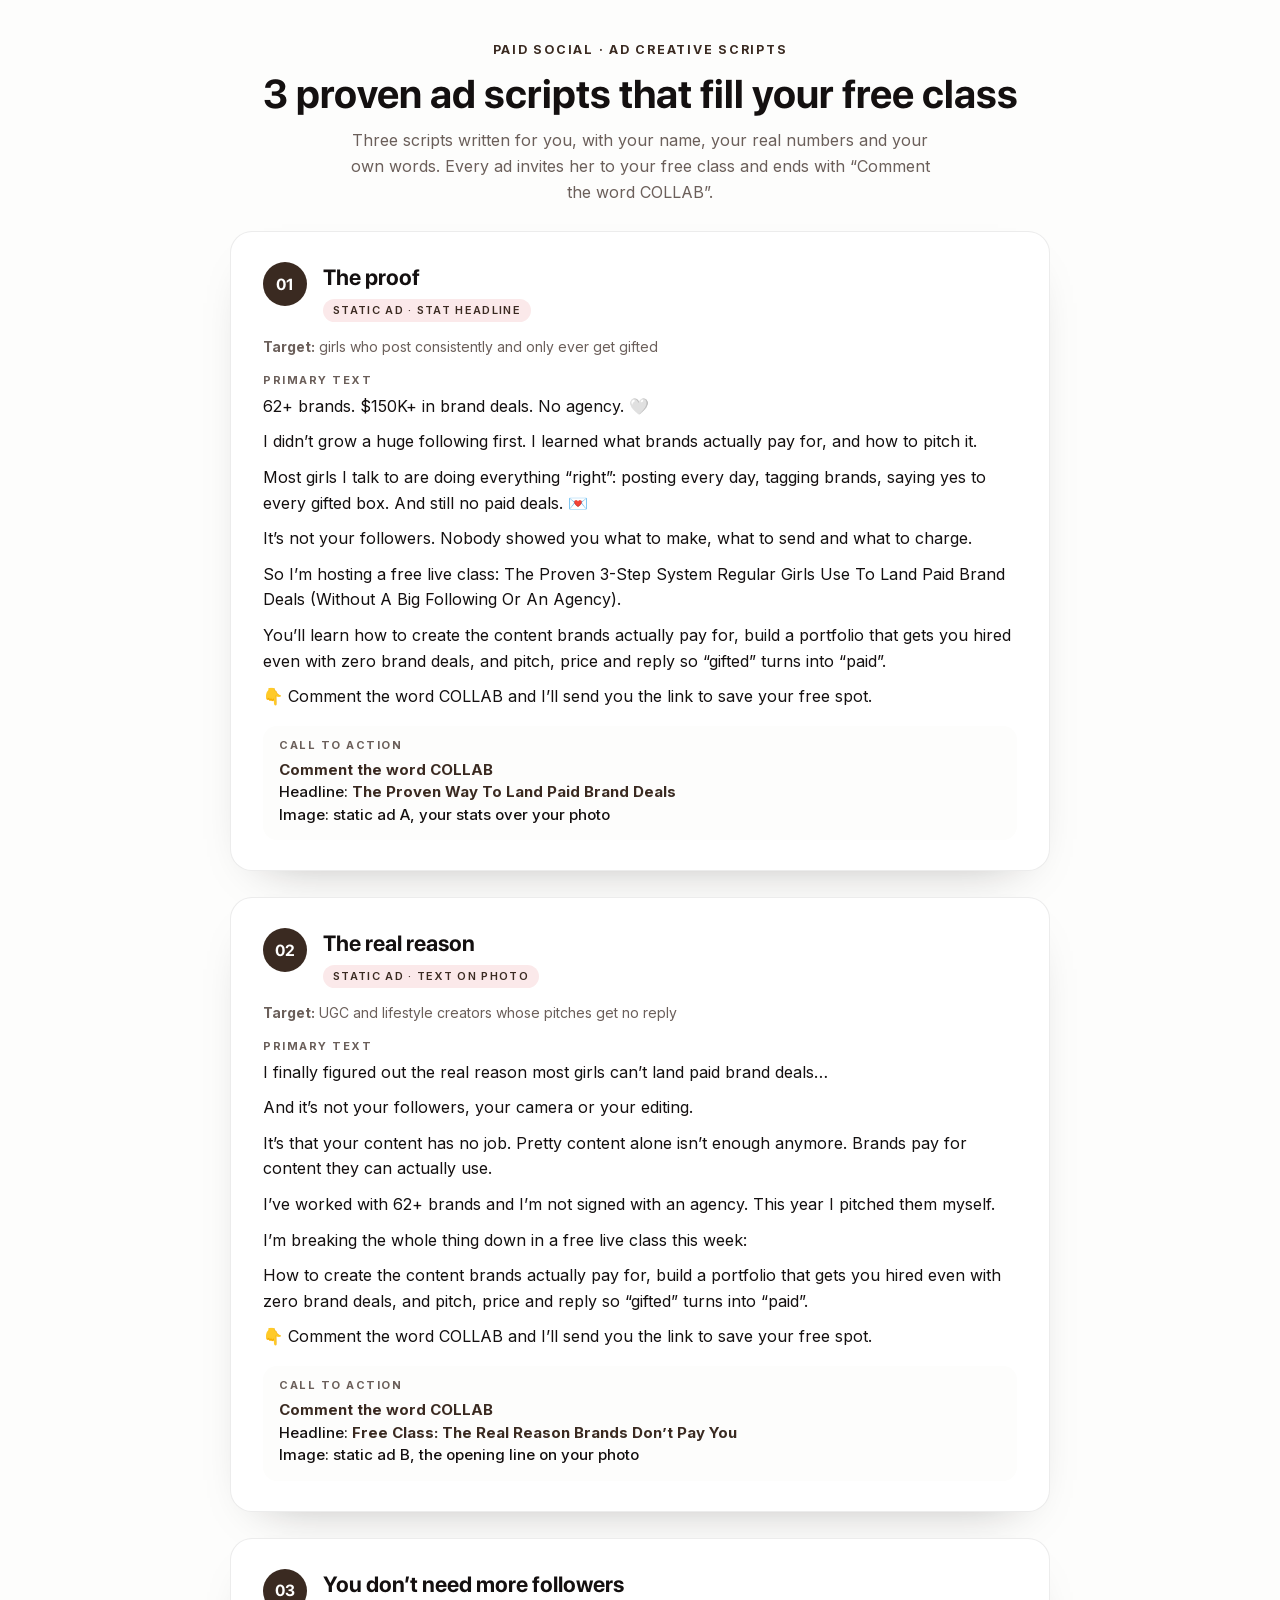
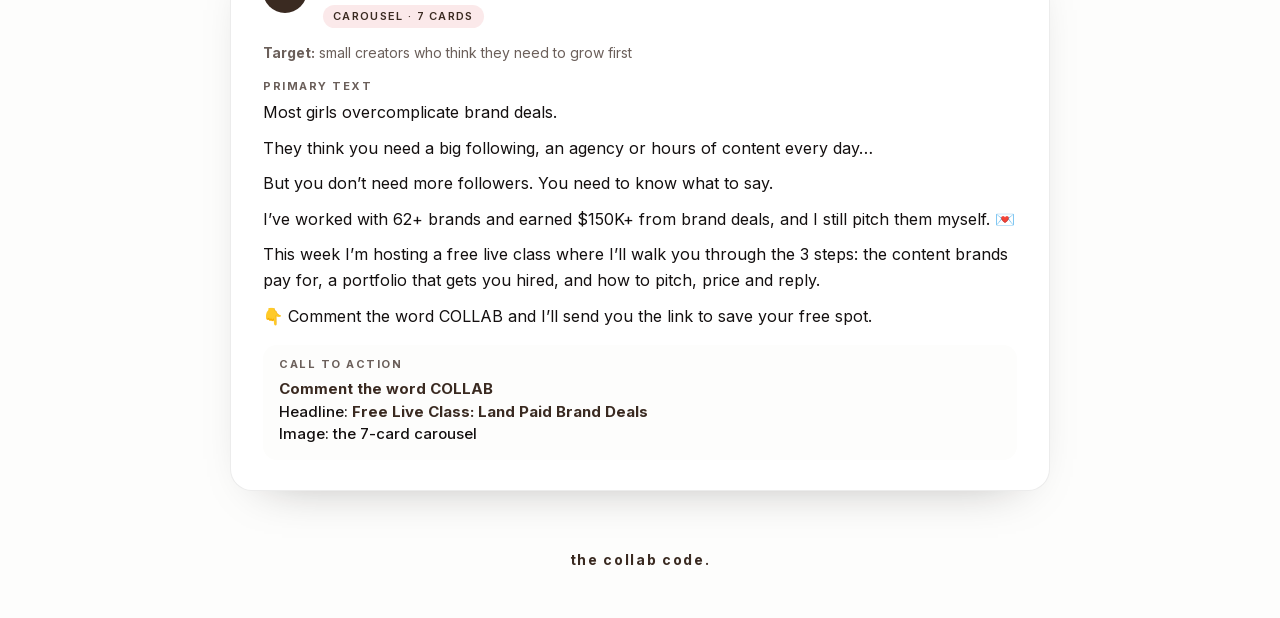
<file: ad-scripts/index.html>
<!doctype html>
<html lang="en">
<head>
  <meta charset="utf-8" />
  <meta name="viewport" content="width=device-width, initial-scale=1" />
  <title>Ad scripts · Gaby Eidam</title>
  <meta name="robots" content="noindex" />
  <link rel="icon" href="../assets/img/favicon.png" type="image/png" />
  <link rel="apple-touch-icon" href="../assets/img/apple-touch-icon.png" />
    <style>
  @font-face{font-family:"SFD";src:url(../assets/fonts/sfpro-bold.woff2) format("woff2");font-weight:700;font-display:swap}
  @font-face{font-family:"Inter";src:url(../assets/fonts/inter-normal.woff2) format("woff2");font-weight:100 900;font-display:swap}
  :root{--accent:#3a2a21;--accent-ink:#fff;--display:SFD,Inter,sans-serif;--ease:cubic-bezier(.2,.7,.2,1);--ink:#141010;--muted:#6b5f5a;--r:18px;--w:1120px}
  html,body{background:#fdfdfc;color:#141010;margin:0;font-family:Inter,system-ui,sans-serif;overflow-x:hidden}
  .sa__intro{text-align:center;padding:44px 16px 12px}
  .eyebrow{color:#3a2a21;font:700 .78rem/1 Inter,sans-serif;letter-spacing:.14em;text-transform:uppercase;margin:0}
  .sa__title{font:700 clamp(28px,5vw,40px)/1.1 SFD,Inter,sans-serif;margin:.4em 0 .3em}
  .sa__note{color:#6b5f5a;max-width:580px;margin:0 auto 14px;font:400 16px/1.6 Inter,sans-serif}
  .hint{text-align:center;color:#6b5f5a;font:400 14px/1.5 Inter;padding:0 16px}
  .brandfoot{text-align:center;padding:34px 16px 50px;font:700 14px Inter;letter-spacing:.12em}
  .brandfoot b{color:#3a2a21}
  
  .wrap{max-width:820px;margin:0 auto;padding:0 16px}
  .ad{background:#fff;border:1px solid rgba(20,16,16,.08);border-radius:22px;padding:30px 32px;margin:0 0 26px;box-shadow:0 20px 50px -34px rgba(20,16,16,.4)}
  .ad__head{display:flex;gap:16px;align-items:flex-start;margin-bottom:14px}
  .ad__num{flex:none;width:44px;height:44px;border-radius:50%;background:#3a2a21;color:#fff;display:grid;place-items:center;font:700 16px SFD,Inter}
  .ad__title{font:700 22px/1.25 SFD,Inter,sans-serif;margin:2px 0 6px}
  .ad__angle{display:inline-block;font:600 11px/1 Inter;letter-spacing:.12em;text-transform:uppercase;color:#3a2a21;background:#fbe9ea;border-radius:99px;padding:6px 10px}
  .ad__target{font:400 14px/1.5 Inter;color:#6b5f5a;margin:0 0 16px}
  .ad__label{font:700 11px/1 Inter;letter-spacing:.14em;text-transform:uppercase;color:#6b5f5a;margin:18px 0 8px}
  .ad__body p{margin:0 0 10px;font:400 16px/1.6 Inter;color:#141010}
  .ad__cta{margin-top:16px;padding:14px 16px;border-radius:14px;background:#fdfdfc;font:500 15px/1.5 Inter}
  .ad__cta b{color:#3a2a21}
  </style>
</head>
<body>
  <main class="page">
    <div class="sa__intro">
      <p class="eyebrow">Paid social · Ad creative scripts</p>
      <h1 class="sa__title">3 proven ad scripts that fill your free class</h1>
      <p class="sa__note">Three scripts written for you, with your name, your real numbers and your own words. Every ad invites her to your free class and ends with &ldquo;Comment the word COLLAB&rdquo;.</p>
    </div>
    <div class="wrap"><article class="ad"><div class="ad__head"><span class="ad__num">01</span><div><h2 class="ad__title">The proof</h2><span class="ad__angle">Static ad &middot; stat headline</span></div></div>
<p class="ad__target"><b>Target:</b> girls who post consistently and only ever get gifted</p><p class="ad__label">Primary text</p><div class="ad__body"><p>62+ brands. $150K+ in brand deals. No agency. &#129293;</p><p>I didn&rsquo;t grow a huge following first. I learned what brands actually pay for, and how to pitch it.</p><p>Most girls I talk to are doing everything &ldquo;right&rdquo;: posting every day, tagging brands, saying yes to every gifted box. And still no paid deals. &#128140;</p><p>It&rsquo;s not your followers. Nobody showed you what to make, what to send and what to charge.</p><p>So I&rsquo;m hosting a free live class: The Proven 3-Step System Regular Girls Use To Land Paid Brand Deals (Without A Big Following Or An Agency).</p><p>You&rsquo;ll learn how to create the content brands actually pay for, build a portfolio that gets you hired even with zero brand deals, and pitch, price and reply so &ldquo;gifted&rdquo; turns into &ldquo;paid&rdquo;.</p><p>&#128071; Comment the word COLLAB and I&rsquo;ll send you the link to save your free spot.</p></div><div class="ad__cta"><p class="ad__label" style="margin-top:0">Call to action</p><b>Comment the word COLLAB</b><br>Headline: <b>The Proven Way To Land Paid Brand Deals</b><br>Image: static ad A, your stats over your photo</div></article>
<article class="ad"><div class="ad__head"><span class="ad__num">02</span><div><h2 class="ad__title">The real reason</h2><span class="ad__angle">Static ad &middot; text on photo</span></div></div>
<p class="ad__target"><b>Target:</b> UGC and lifestyle creators whose pitches get no reply</p><p class="ad__label">Primary text</p><div class="ad__body"><p>I finally figured out the real reason most girls can&rsquo;t land paid brand deals&hellip;</p><p>And it&rsquo;s not your followers, your camera or your editing.</p><p>It&rsquo;s that your content has no job. Pretty content alone isn&rsquo;t enough anymore. Brands pay for content they can actually use.</p><p>I&rsquo;ve worked with 62+ brands and I&rsquo;m not signed with an agency. This year I pitched them myself.</p><p>I&rsquo;m breaking the whole thing down in a free live class this week:</p><p>How to create the content brands actually pay for, build a portfolio that gets you hired even with zero brand deals, and pitch, price and reply so &ldquo;gifted&rdquo; turns into &ldquo;paid&rdquo;.</p><p>&#128071; Comment the word COLLAB and I&rsquo;ll send you the link to save your free spot.</p></div><div class="ad__cta"><p class="ad__label" style="margin-top:0">Call to action</p><b>Comment the word COLLAB</b><br>Headline: <b>Free Class: The Real Reason Brands Don&rsquo;t Pay You</b><br>Image: static ad B, the opening line on your photo</div></article>
<article class="ad"><div class="ad__head"><span class="ad__num">03</span><div><h2 class="ad__title">You don&rsquo;t need more followers</h2><span class="ad__angle">Carousel &middot; 7 cards</span></div></div>
<p class="ad__target"><b>Target:</b> small creators who think they need to grow first</p><p class="ad__label">Primary text</p><div class="ad__body"><p>Most girls overcomplicate brand deals.</p><p>They think you need a big following, an agency or hours of content every day&hellip;</p><p>But you don&rsquo;t need more followers. You need to know what to say.</p><p>I&rsquo;ve worked with 62+ brands and earned $150K+ from brand deals, and I still pitch them myself. &#128140;</p><p>This week I&rsquo;m hosting a free live class where I&rsquo;ll walk you through the 3 steps: the content brands pay for, a portfolio that gets you hired, and how to pitch, price and reply.</p><p>&#128071; Comment the word COLLAB and I&rsquo;ll send you the link to save your free spot.</p></div><div class="ad__cta"><p class="ad__label" style="margin-top:0">Call to action</p><b>Comment the word COLLAB</b><br>Headline: <b>Free Live Class: Land Paid Brand Deals</b><br>Image: the 7-card carousel</div></article>
</div>
  </main>
  <footer class="brandfoot"><b>the collab code.</b></footer>
</body>
</html>
</file>
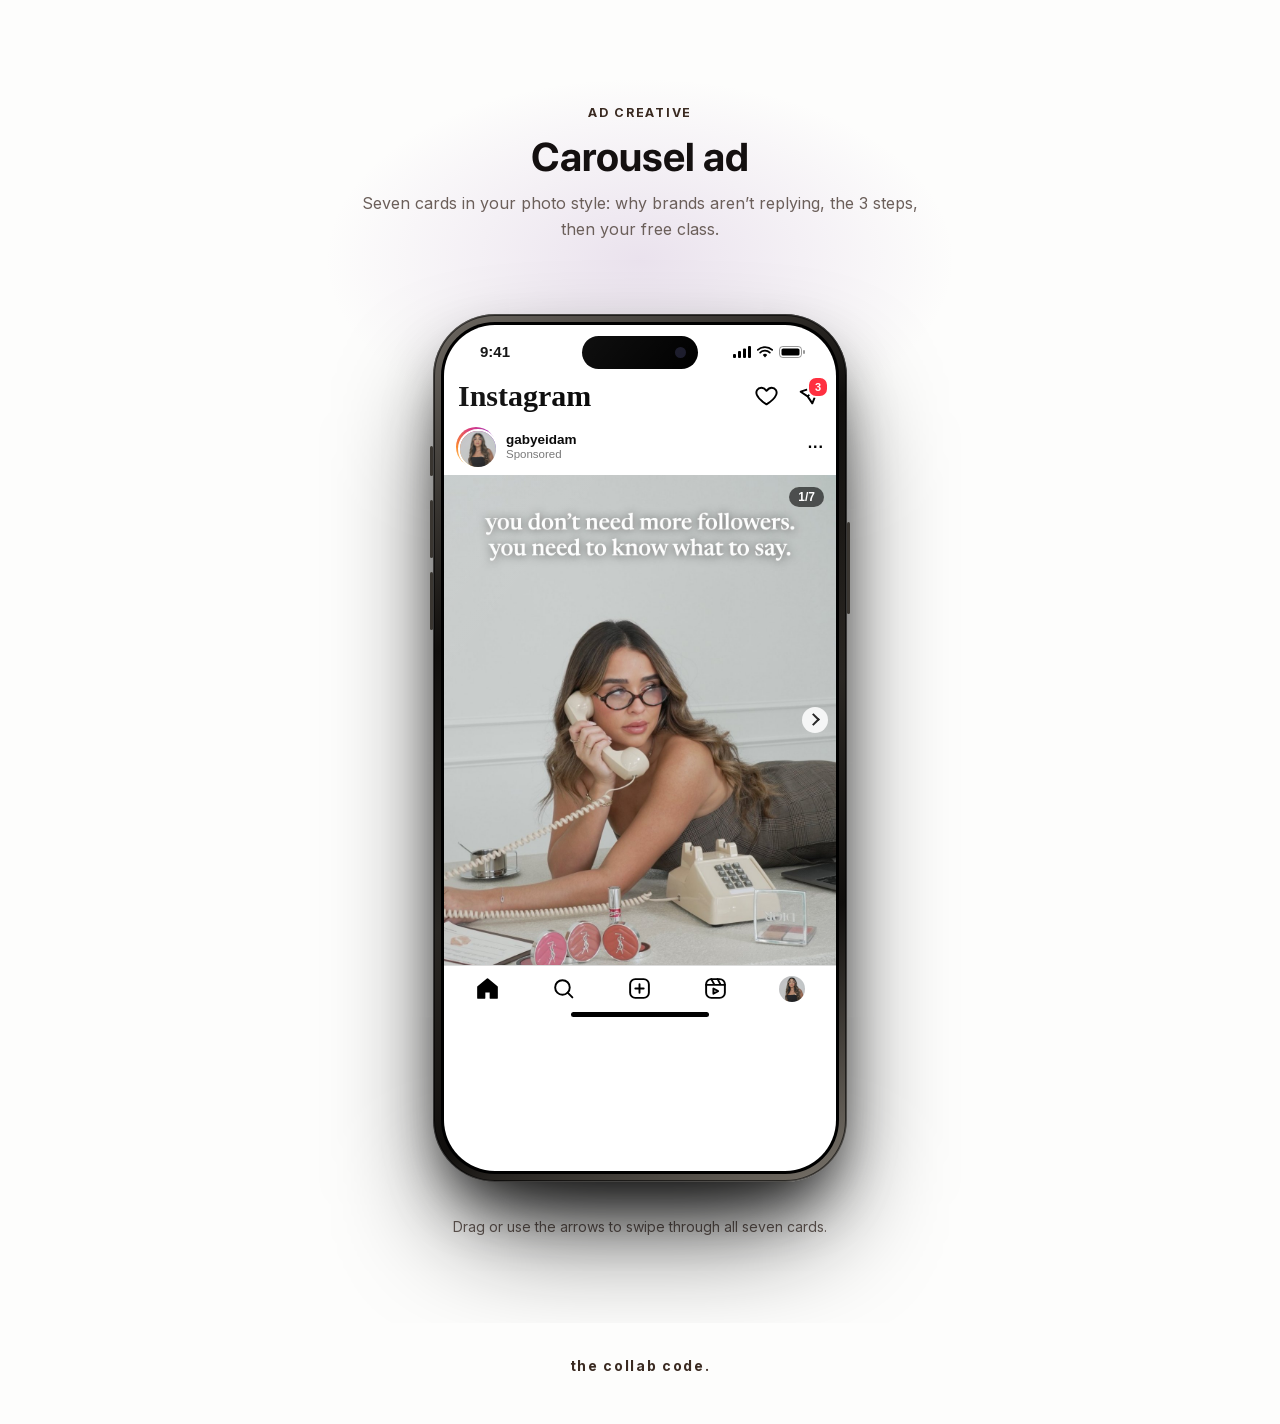
<file: carousel/index.html>
<!doctype html>
<html lang="en">
<head>
  <meta charset="utf-8" />
  <meta name="viewport" content="width=device-width, initial-scale=1" />
  <title>Carousel ad · Gaby Eidam</title>
  <meta name="robots" content="noindex" />
  <link rel="icon" href="../assets/img/favicon.png" type="image/png" />
  <link rel="apple-touch-icon" href="../assets/img/apple-touch-icon.png" />
  <link rel="stylesheet" href="../assets/phone.css" />
  <style>
  @font-face{font-family:"SFD";src:url(../assets/fonts/sfpro-bold.woff2) format("woff2");font-weight:700;font-display:swap}
  @font-face{font-family:"Inter";src:url(../assets/fonts/inter-normal.woff2) format("woff2");font-weight:100 900;font-display:swap}
  :root{--accent:#3a2a21;--accent-ink:#fff;--display:SFD,Inter,sans-serif;--ease:cubic-bezier(.2,.7,.2,1);--ink:#141010;--muted:#6b5f5a;--r:18px;--w:1120px}
  html,body{background:#fdfdfc;color:#141010;margin:0;font-family:Inter,system-ui,sans-serif;overflow-x:hidden}
  .sa__intro{text-align:center;padding:44px 16px 12px}
  .eyebrow{color:#3a2a21;font:700 .78rem/1 Inter,sans-serif;letter-spacing:.14em;text-transform:uppercase;margin:0}
  .sa__title{font:700 clamp(28px,5vw,40px)/1.1 SFD,Inter,sans-serif;margin:.4em 0 .3em}
  .sa__note{color:#6b5f5a;max-width:580px;margin:0 auto 14px;font:400 16px/1.6 Inter,sans-serif}
  .hint{text-align:center;color:#6b5f5a;font:400 14px/1.5 Inter;padding:0 16px}
  .brandfoot{text-align:center;padding:34px 16px 50px;font:700 14px Inter;letter-spacing:.12em}
  .brandfoot b{color:#3a2a21}
  </style>
<script>try{if("scrollRestoration" in history)history.scrollRestoration="manual"}catch(e){}addEventListener("load",function(){if(!location.hash){scrollTo(0,0)}});</script>
</head>
<body>
  <main class="page">
    <section class="sa">
      <div class="sa__glow" aria-hidden="true"></div>
      <div class="sa__intro">
        <p class="eyebrow">Ad creative</p>
        <h1 class="sa__title">Carousel ad</h1>
        <p class="sa__note">Seven cards in your photo style: why brands aren&rsquo;t replying, the 3 steps, then your free class.</p>
      </div>
      <div class="stage">
        <div class="phone-wrap" id="pw">
          <div class="iphone">
            <span class="btn-side l" style="top:132px;height:30px"></span><span class="btn-side l" style="top:186px;height:58px"></span><span class="btn-side l" style="top:258px;height:58px"></span><span class="btn-side r" style="top:208px;height:92px"></span>
            <div class="screen">
              <div class="status"><span>9:41</span><span class="island"></span><span class="ic"><svg viewBox="0 0 18 12"><rect x="0" y="8" width="3" height="4" rx="1" fill="#000"/><rect x="5" y="5" width="3" height="7" rx="1" fill="#000"/><rect x="10" y="2.5" width="3" height="9.5" rx="1" fill="#000"/><rect x="15" y="0" width="3" height="12" rx="1" fill="#000"/></svg><svg viewBox="0 0 16 12"><path d="M8 11.5l2.2-2.6a3.2 3.2 0 0 0-4.4 0z" fill="#000"/><path d="M3.2 6.6a6.8 6.8 0 0 1 9.6 0" stroke="#000" stroke-width="1.8" fill="none" stroke-linecap="round"/><path d="M.8 3.9a10.5 10.5 0 0 1 14.4 0" stroke="#000" stroke-width="1.8" fill="none" stroke-linecap="round"/></svg><svg viewBox="0 0 27 12"><rect x=".5" y=".5" width="22" height="11" rx="3.2" fill="none" stroke="#000" opacity=".4"/><rect x="2.5" y="2.5" width="18" height="7" rx="1.6" fill="#000"/><rect x="24" y="4" width="2" height="4" rx="1" fill="#000" opacity=".4"/></svg></span></div>
              <div class="ig-top"><span class="ig-logo">Instagram</span><span class="ic"><svg viewBox="0 0 24 24"><path d="M12 20.5s-7.5-4.6-9.3-9.2C1.4 8 3.4 4.5 7 4.5c2.1 0 3.6 1.2 5 3 1.4-1.8 2.9-3 5-3 3.6 0 5.6 3.5 4.3 6.8-1.8 4.6-9.3 9.2-9.3 9.2z"/></svg><span style="position:relative"><svg viewBox="0 0 24 24"><path d="M21.5 3.5L10.2 13.8M21.5 3.5l-6.8 17-4.5-6.7-6.7-4.5z"/></svg><span class="ig-badge">3</span></span></span></div>
              <div class="feed">
                <div class="post-head"><span class="avatar-ring"><img src="../assets/img/pfp.jpg" alt="" /></span><span class="who"><b>gabyeidam</b><small>Sponsored</small></span><span class="dots3">&middot;&middot;&middot;</span></div>
                <div class="post-media post-media--car" style="aspect-ratio:4/5"><div class="ctrack" id="ctrack"><img src="../assets/img/ads/car-1.jpg?v=1" alt="Slide 1" draggable="false" /><img src="../assets/img/ads/car-2.jpg?v=1" alt="Slide 2" draggable="false" /><img src="../assets/img/ads/car-3.jpg?v=1" alt="Slide 3" draggable="false" /><img src="../assets/img/ads/car-4.jpg?v=1" alt="Slide 4" draggable="false" /><img src="../assets/img/ads/car-5.jpg?v=1" alt="Slide 5" draggable="false" /><img src="../assets/img/ads/car-6.jpg?v=1" alt="Slide 6" draggable="false" /><button class="cnav prev" id="cprev" type="button" aria-label="Previous" disabled></button><button class="cnav next" id="cnext" type="button" aria-label="Next"></button><span class="ig-count"><span id="ccur">1</span>/7</span></div><a class="cta-strip" href="../register/" target="_blank" rel="noopener"><span id="ctitle">Free class &#128073;</span><span style="display:flex;align-items:center;gap:8px;font-weight:600">Learn more<i></i></span></a>
                <div class="actions"><svg viewBox="0 0 24 24"><path d="M12 20.5s-7.5-4.6-9.3-9.2C1.4 8 3.4 4.5 7 4.5c2.1 0 3.6 1.2 5 3 1.4-1.8 2.9-3 5-3 3.6 0 5.6 3.5 4.3 6.8-1.8 4.6-9.3 9.2-9.3 9.2z"/></svg><svg viewBox="0 0 24 24"><path d="M20.6 16.2A9 9 0 1 0 17 19.9L21 21z"/></svg><svg viewBox="0 0 24 24"><path d="M21.5 3.5L10.2 13.8M21.5 3.5l-6.8 17-4.5-6.7-6.7-4.5z"/></svg><span class="cdots" id="cdots"><span class="on"></span><span></span><span></span><span></span><span></span><span></span><span></span></span><span class="spacer"></span><svg viewBox="0 0 24 24"><path d="M19 21l-7-5-7 5V4a1 1 0 0 1 1-1h12a1 1 0 0 1 1 1z"/></svg></div>
                
                <p class="caption"><b>gabyeidam</b> Most girls overcomplicate brand deals. They think you need a big following, an agency or hours of content every day&hellip; But you don&rsquo;t need more followers. You need to know what to say. I&rsquo;ve worked with 62+ brands and earned $150K+ from brand deals, and I still pitch them myself. &#128140; This week I&rsquo;m hosting a free live class where I&rsquo;ll walk you through the 3 steps: the content brands pay for, a portfolio that gets you hired, and how to pitch, price and reply. &#128071; Comment the word COLLAB and I&rsquo;ll send you the link to save your free spot.</p>
                
                <p class="stamp">2 hours ago</p>
              </div>
              <div class="tabbar"><svg viewBox="0 0 24 24"><path d="M3 10.5L12 3l9 7.5V21h-6v-6H9v6H3z" fill="#000"/></svg><svg viewBox="0 0 24 24"><circle cx="11" cy="11" r="7"/><path d="M20.5 20.5l-4.5-4.5"/></svg><svg viewBox="0 0 24 24"><rect x="3" y="3" width="18" height="18" rx="5"/><path d="M12 8v8M8 12h8"/></svg><svg viewBox="0 0 24 24"><rect x="3" y="3" width="18" height="18" rx="5"/><path d="M3 8.5h18M8 3l3 5.5M14 3l3 5.5M10 12v5l4.5-2.5z"/></svg><img class="me" src="../assets/img/pfp.jpg" alt="" /></div>
              <div class="homebar"></div>
            </div>
          </div>
          
        </div>
      </div>
      <p class="hint">Drag or use the arrows to swipe through all seven cards.</p>
    </section>
  </main>
  <footer class="brandfoot"><b>the collab code.</b></footer>
  <script>
(function(){var T=["Free class &#128073;","Free class &#128073;","Free class &#128073;","Free class &#128073;","Free class &#128073;","Free class &#128073;","Free class &#128073;","Free class &#128073;","Save your spot &#128073;"];var t=document.getElementById("ctrack"),p=document.getElementById("cprev"),n=document.getElementById("cnext"),c=document.getElementById("ccur"),d=document.querySelectorAll("#cdots span"),w=document.getElementById("pw");
function cur(){return Math.round(t.scrollLeft/t.clientWidth);}
function upd(){var i=cur();c.textContent=i+1;p.disabled=i===0;n.disabled=i===8;document.getElementById("ctitle").innerHTML=T[i];d.forEach(function(s,k){s.classList.toggle("on",k===i)});if(i>0)w.classList.add("swiped");}
function go(i){t.scrollTo({left:i*t.clientWidth,behavior:"smooth"});}
p.onclick=function(){go(cur()-1)};n.onclick=function(){go(cur()+1)};t.addEventListener("scroll",function(){requestAnimationFrame(upd)});
document.addEventListener("keydown",function(e){if(e.key==="ArrowRight")go(cur()+1);if(e.key==="ArrowLeft")go(cur()-1);});
var down=false,sx=0,sl=0;t.addEventListener("pointerdown",function(e){if(e.pointerType!=="mouse")return;down=true;sx=e.clientX;sl=t.scrollLeft;t.style.scrollSnapType="none";});
window.addEventListener("pointermove",function(e){if(down)t.scrollLeft=sl-(e.clientX-sx);});
window.addEventListener("pointerup",function(e){if(!down)return;down=false;t.style.scrollSnapType="";var dx=e.clientX-sx;var i=Math.round(sl/t.clientWidth)+(dx<-40?1:dx>40?-1:0);go(Math.max(0,Math.min(8,i)));});})();
</script>
</body>
</html>
</file>
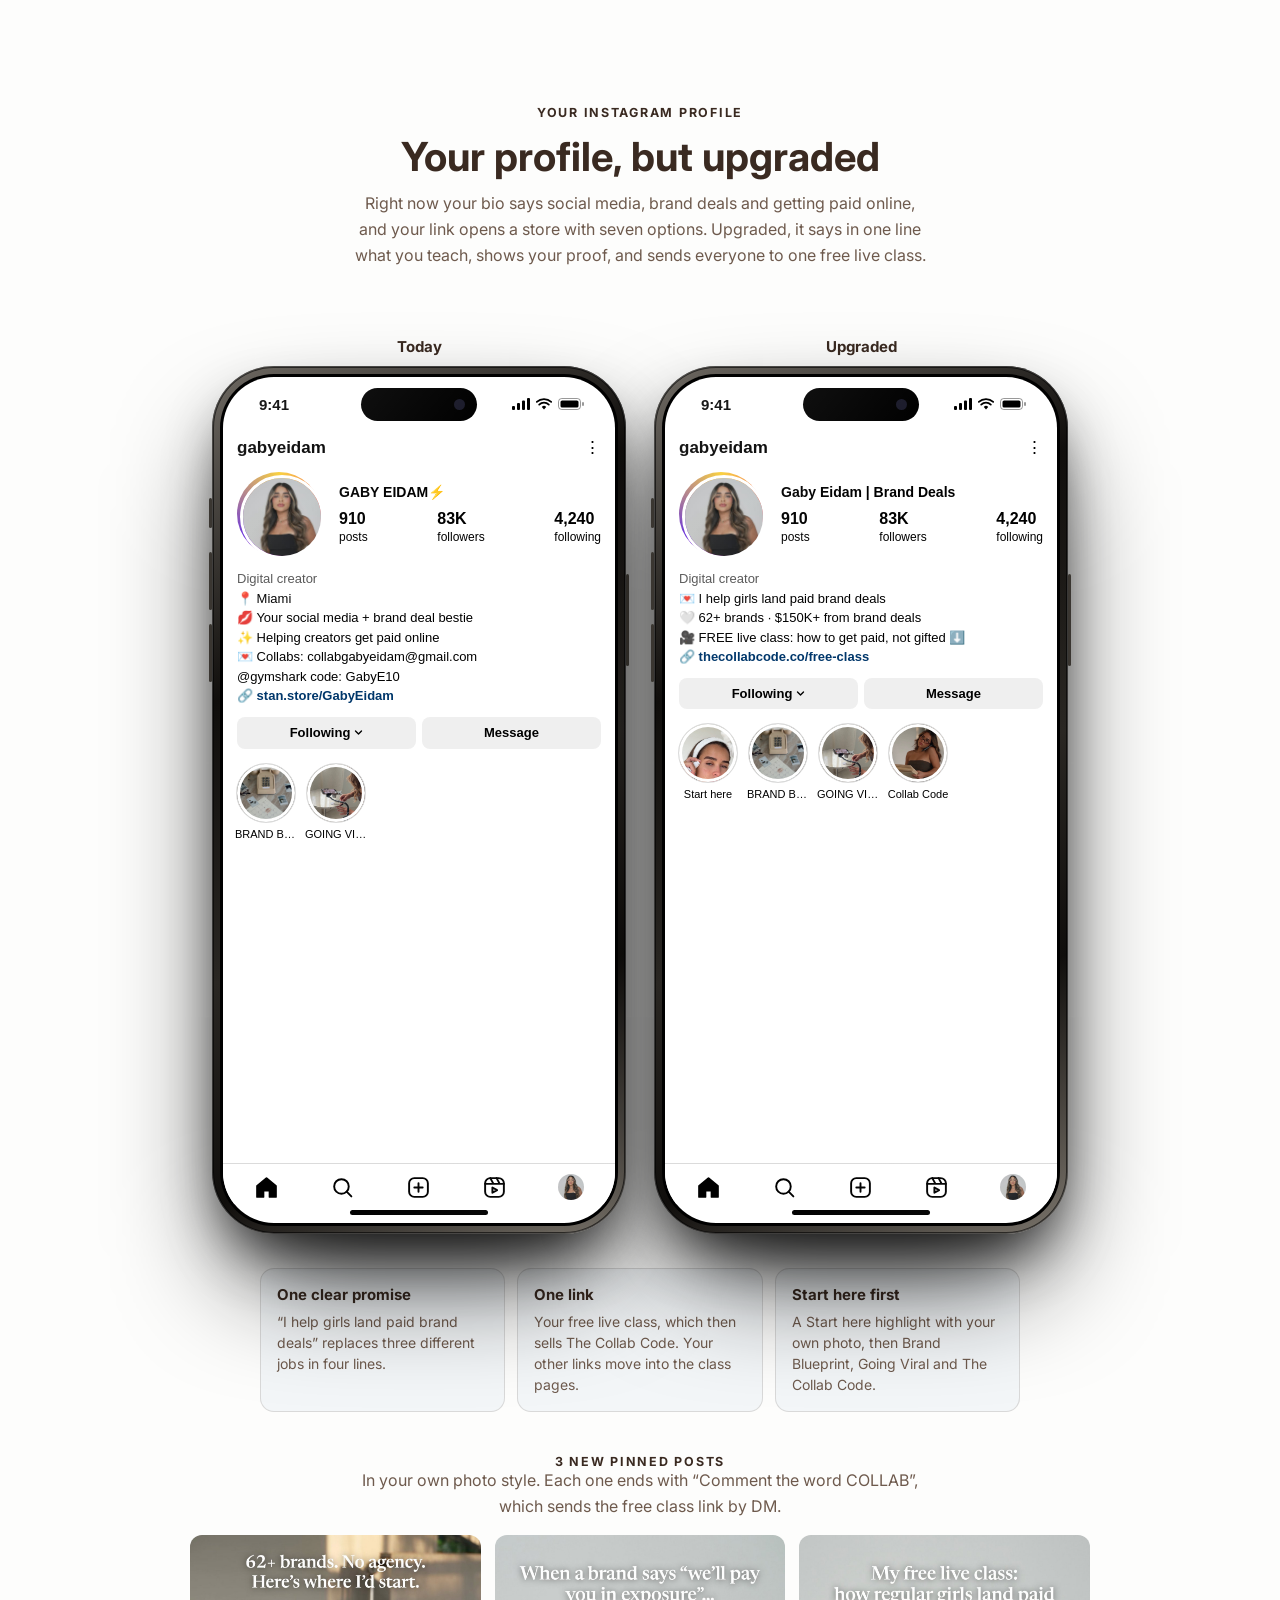
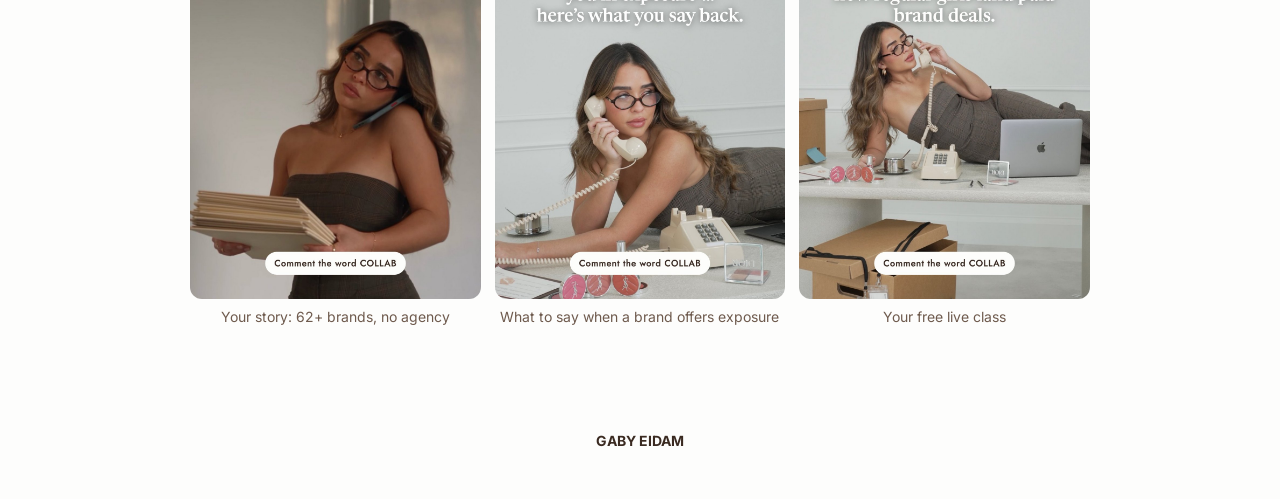
<file: ig-profile/index.html>
<!doctype html>
<html lang="en">
<head>
  <meta charset="utf-8" />
  <meta name="viewport" content="width=device-width, initial-scale=1" />
  <title>Instagram profile &middot; Gaby Eidam</title>
  <meta name="robots" content="noindex" />
  <link rel="icon" href="../assets/img/favicon.png" type="image/png" />
  <link rel="apple-touch-icon" href="../assets/img/apple-touch-icon.png" />
  <link rel="preconnect" href="https://fonts.googleapis.com" /><link href="https://fonts.googleapis.com/css2?family=Inter:wght@400;600;700&display=swap" rel="stylesheet" />
  <style>@font-face{font-family:"SF Pro Display Bold";src:url("https://framerusercontent.com/assets/e2xSj9IcJ8dsIvELAZDx3LfWno.woff2");font-display:swap;font-weight:700}</style>
  <link rel="stylesheet" href="../assets/phone-prof.css" />
  <style>
  html,body{background:#fdfdfc;color:#3a2a21;margin:0}
  .sa__intro{text-align:center;padding:44px 16px 12px}
  .eyebrow{color:#3a2a21;font:700 .78rem/1 Inter,sans-serif;letter-spacing:.14em;text-transform:uppercase;margin:0}
  .sa__title{font:700 clamp(28px,5vw,40px)/1.1 "SF Pro Display Bold",Inter,sans-serif;margin:.4em 0 .3em;color:#3a2a21}
  .sa__note{color:#6e5a4d;max-width:580px;margin:0 auto 14px;font:400 16px/1.6 Inter,sans-serif}
  .ads2{display:flex;flex-wrap:wrap;justify-content:center;gap:28px}.stage .ads2{width:min(1280px,calc(100vw - 32px))}.ads2>div{min-width:0}
  .adlab{text-align:center;font:700 15px/1 Inter,sans-serif;color:#3a2a21;margin:0 0 12px}.adlab.new{color:#3a2a21}
  .why{max-width:760px;margin:34px auto 0;padding:0 16px;display:grid;grid-template-columns:repeat(3,minmax(0,1fr));gap:12px}
  .why div{background:#f3f6f8;border:1px solid rgba(58,42,33,.14);border-radius:14px;padding:16px}
  .why b{display:block;font:700 15px/1.3 "SF Pro Display Bold",Inter,sans-serif;margin-bottom:6px}.why span{font:400 14px/1.5 Inter,sans-serif;color:#6e5a4d}
  @media(max-width:700px){.why{grid-template-columns:1fr}}
  .brandfoot{text-align:center;padding:34px 16px 50px;color:#6e5a4d;font:400 14px Inter,sans-serif}.brandfoot b{color:#3a2a21}
  .hli i{font-size:18px}
  </style>
<style>
.feed--prof{overflow:hidden}.prof{font:13px/1.35 -apple-system,"Helvetica Neue",Arial,sans-serif;color:#000;background:#fff}
.ptop{display:flex;justify-content:space-between;padding:6px 14px 8px;font-size:17px}.ptop b{font-weight:700}
.phead{display:flex;align-items:center;gap:18px;padding:4px 14px}.pav{width:78px;height:78px;border-radius:50%;padding:3px;background:conic-gradient(#f9ce34,#ee2a7b,#6228d7,#f9ce34);flex:none}
.pav img{width:100%;height:100%;border-radius:50%;object-fit:cover;border:3px solid #fff}
.pright{flex:1;min-width:0;display:flex;flex-direction:column;gap:6px}.pname{font-size:14px}.pstats{display:flex;justify-content:space-between}.pstats span{align-items:flex-start!important}.pstats span{display:flex;flex-direction:column;align-items:center;font-size:12px}.pstats b{font-size:16px}
.pbio{padding:8px 14px 0}.pbio p{margin:2px 0}.pcat{color:#555}.plink{color:#00376b;font-weight:600;word-break:break-all}
.pbtn{display:flex;gap:6px;padding:10px 14px}.pbtn span{flex:1;text-align:center;background:#efefef;border-radius:8px;padding:7px 0;font-weight:600}.pbtn .fol{background:#efefef;color:#000}
.hl{display:flex;gap:12px;padding:4px 14px 10px;overflow:hidden}.hli{display:flex;flex-direction:column;align-items:center;gap:4px;width:58px;flex:none}
.hli i{width:58px;height:58px;border-radius:50%;border:1px solid #dbdbdb;box-shadow:inset 0 0 0 3px #fff;display:flex;align-items:center;justify-content:center;color:#fff;font-style:normal;font-size:20px}
.hli b{font-weight:400;font-size:11px;white-space:nowrap;overflow:hidden;text-overflow:ellipsis;max-width:62px}
.ptabs{display:flex;border-top:1px solid #dbdbdb}.ptabs span{flex:1;text-align:center;padding:8px 0;color:#999;font-size:16px}.ptabs .on{color:#000;border-bottom:1px solid #000}
.grid3{display:grid;grid-template-columns:repeat(3,1fr);gap:2px}.gc{position:relative;aspect-ratio:4/5;overflow:hidden;background:#eee}.gc img{width:100%;height:100%;object-fit:cover;display:block}
.gc .pin,.gc .rl{position:absolute;top:6px;right:6px;width:16px;height:16px;filter:drop-shadow(0 1px 2px rgba(0,0,0,.5))}.gc .rl{right:6px}.gc .pin+.rl{right:26px}
</style>
<style>.sh{max-width:900px;margin:44px auto 0;padding:0 20px;text-align:center}.sh__row{display:flex;gap:14px;justify-content:center;margin:16px 0 14px}.sh__row img{width:min(30%,220px);aspect-ratio:9/16;object-fit:cover;border-radius:14px;box-shadow:0 18px 36px -22px rgba(30,26,34,.45)}.sh__note{font-family:Inter,sans-serif;color:var(--muted,#6e5a4d);max-width:520px;margin:0 auto;line-height:1.55}</style>

<link href="https://fonts.googleapis.com/css2?family=IBM+Plex+Mono:wght@500&display=swap" rel="stylesheet">
<style>
.hli i{line-height:1.1}
.pins{max-width:900px;margin:44px auto 0;padding:0 16px;text-align:center}
.pins__row{display:grid;grid-template-columns:repeat(3,minmax(0,1fr));gap:14px;margin-top:16px}
.pins figure{margin:0}.pins img{width:100%;aspect-ratio:4/5;object-fit:cover;border-radius:12px;display:block}
.pins figcaption{font:400 14px/1.4 Inter,sans-serif;color:#6e5a4d;margin-top:8px}
@media(max-width:640px){.pins__row{grid-template-columns:1fr;max-width:340px;margin-inline:auto}}
</style>

<link href="https://fonts.googleapis.com/css2?family=IBM+Plex+Mono:wght@500&display=swap" rel="stylesheet">
<style>
.hli i{line-height:1.1}
.pins{max-width:900px;margin:44px auto 0;padding:0 16px;text-align:center}
.pins__row{display:grid;grid-template-columns:repeat(3,minmax(0,1fr));gap:14px;margin-top:16px}
.pins figure{margin:0}.pins img{width:100%;aspect-ratio:4/5;object-fit:cover;border-radius:12px;display:block}
.pins figcaption{font:400 14px/1.4 Inter,sans-serif;color:#6e5a4d;margin-top:8px}
@media(max-width:640px){.pins__row{grid-template-columns:1fr;max-width:340px;margin-inline:auto}}
</style>
</head>
<body>
  <main class="page">
    <section class="sa">
      <div class="sa__intro">
        <p class="eyebrow">Your Instagram profile</p>
        <h1 class="sa__title">Your profile, but upgraded</h1>
        <p class="sa__note">Right now your bio says social media, brand deals and getting paid online, and your link opens a store with seven options. Upgraded, it says in one line what you teach, shows your proof, and sends everyone to one free live class.</p>
      </div>
      <div class="stage"><div class="ads2"><div class="adcol"><p class="adlab">Today</p><div class="phone-wrap" id="pf1"><div class="iphone"><span class="btn-side l" style="top:132px;height:30px"></span><span class="btn-side l" style="top:186px;height:58px"></span><span class="btn-side l" style="top:258px;height:58px"></span><span class="btn-side r" style="top:208px;height:92px"></span><div class="screen"><div class="status"><span>9:41</span><span class="island"></span><span class="ic"><svg viewBox="0 0 18 12"><rect x="0" y="8" width="3" height="4" rx="1" fill="#000"/><rect x="5" y="5" width="3" height="7" rx="1" fill="#000"/><rect x="10" y="2.5" width="3" height="9.5" rx="1" fill="#000"/><rect x="15" y="0" width="3" height="12" rx="1" fill="#000"/></svg><svg viewBox="0 0 16 12"><path d="M8 11.5l2.2-2.6a3.2 3.2 0 0 0-4.4 0z" fill="#000"/><path d="M3.2 6.6a6.8 6.8 0 0 1 9.6 0" stroke="#000" stroke-width="1.8" fill="none" stroke-linecap="round"/><path d="M.8 3.9a10.5 10.5 0 0 1 14.4 0" stroke="#000" stroke-width="1.8" fill="none" stroke-linecap="round"/></svg><svg viewBox="0 0 27 12"><rect x=".5" y=".5" width="22" height="11" rx="3.2" fill="none" stroke="#000" opacity=".4"/><rect x="2.5" y="2.5" width="18" height="7" rx="1.6" fill="#000"/><rect x="24" y="4" width="2" height="4" rx="1" fill="#000" opacity=".4"/></svg></span></div>
              <div class="feed feed--prof"><div class="prof">
  <div class="ptop"><b>gabyeidam</b><span>&#8942;</span></div>
  <div class="phead"><span class="pav"><img src="../assets/img/pfp.jpg" alt=""></span>
    <div class="pright"><b class="pname">GABY EIDAM&#9889;&#65039;</b><div class="pstats"><span><b>910</b>posts</span><span><b>83K</b>followers</span><span><b>4,240</b>following</span></div></div></div>
  <div class="pbio"><p class="pcat">Digital creator</p><p>&#128205; Miami</p><p>&#128139; Your social media + brand deal bestie</p><p>&#10024; Helping creators get paid online</p><p>&#128140; Collabs: collabgabyeidam@gmail.com</p><p>@gymshark code: GabyE10</p><p class="plink">&#128279; stan.store/GabyEidam</p></div>
  <div class="pbtn"><span class="fol">Following<svg viewBox="0 0 12 12" style="width:9px;height:9px;margin-left:4px;vertical-align:0"><path d="M2 4l4 4 4-4" fill="none" stroke="#000" stroke-width="1.8" stroke-linecap="round" stroke-linejoin="round"/></svg></span><span>Message</span></div>
  <div class="hl"><span class="hli"><i style="background:url(../assets/img/deck/g-file.jpg) center 25%/cover"></i><b>BRAND BLUEPRINT</b></span><span class="hli"><i style="background:url(../assets/img/deck/g-ring.jpg) center 25%/cover"></i><b>GOING VIRAL</b></span></div>
</div></div><div class="tabbar"><svg viewBox="0 0 24 24"><path d="M3 10.5L12 3l9 7.5V21h-6v-6H9v6H3z" fill="#000"/></svg><svg viewBox="0 0 24 24"><circle cx="11" cy="11" r="7"/><path d="M20.5 20.5l-4.5-4.5"/></svg><svg viewBox="0 0 24 24"><rect x="3" y="3" width="18" height="18" rx="5"/><path d="M12 8v8M8 12h8"/></svg><svg viewBox="0 0 24 24"><rect x="3" y="3" width="18" height="18" rx="5"/><path d="M3 8.5h18M8 3l3 5.5M14 3l3 5.5M10 12v5l4.5-2.5z"/></svg><img class="me" src="../assets/img/pfp.jpg" alt="" /></div>
              <div class="homebar"></div></div></div></div></div><div class="adcol"><p class="adlab new">Upgraded</p><div class="phone-wrap" id="pf2"><div class="iphone"><span class="btn-side l" style="top:132px;height:30px"></span><span class="btn-side l" style="top:186px;height:58px"></span><span class="btn-side l" style="top:258px;height:58px"></span><span class="btn-side r" style="top:208px;height:92px"></span><div class="screen"><div class="status"><span>9:41</span><span class="island"></span><span class="ic"><svg viewBox="0 0 18 12"><rect x="0" y="8" width="3" height="4" rx="1" fill="#000"/><rect x="5" y="5" width="3" height="7" rx="1" fill="#000"/><rect x="10" y="2.5" width="3" height="9.5" rx="1" fill="#000"/><rect x="15" y="0" width="3" height="12" rx="1" fill="#000"/></svg><svg viewBox="0 0 16 12"><path d="M8 11.5l2.2-2.6a3.2 3.2 0 0 0-4.4 0z" fill="#000"/><path d="M3.2 6.6a6.8 6.8 0 0 1 9.6 0" stroke="#000" stroke-width="1.8" fill="none" stroke-linecap="round"/><path d="M.8 3.9a10.5 10.5 0 0 1 14.4 0" stroke="#000" stroke-width="1.8" fill="none" stroke-linecap="round"/></svg><svg viewBox="0 0 27 12"><rect x=".5" y=".5" width="22" height="11" rx="3.2" fill="none" stroke="#000" opacity=".4"/><rect x="2.5" y="2.5" width="18" height="7" rx="1.6" fill="#000"/><rect x="24" y="4" width="2" height="4" rx="1" fill="#000" opacity=".4"/></svg></span></div>
              <div class="feed feed--prof"><div class="prof">
  <div class="ptop"><b>gabyeidam</b><span>&#8942;</span></div>
  <div class="phead"><span class="pav"><img src="../assets/img/pfp.jpg" alt=""></span>
    <div class="pright"><b class="pname">Gaby Eidam | Brand Deals</b><div class="pstats"><span><b>910</b>posts</span><span><b>83K</b>followers</span><span><b>4,240</b>following</span></div></div></div>
  <div class="pbio"><p class="pcat">Digital creator</p><p>&#128140; I help girls land paid brand deals</p><p>&#129293; 62+ brands &middot; $150K+ from brand deals</p><p>&#127909; FREE live class: how to get paid, not gifted &#11015;&#65039;</p><p class="plink">&#128279; thecollabcode.co/free-class</p></div>
  <div class="pbtn"><span class="fol">Following<svg viewBox="0 0 12 12" style="width:9px;height:9px;margin-left:4px;vertical-align:0"><path d="M2 4l4 4 4-4" fill="none" stroke="#000" stroke-width="1.8" stroke-linecap="round" stroke-linejoin="round"/></svg></span><span>Message</span></div>
  <div class="hl"><span class="hli"><i style="background:url(../assets/img/deck/g-headband.jpg) center 25%/cover"></i><b>Start here</b></span><span class="hli"><i style="background:url(../assets/img/deck/g-file.jpg) center 25%/cover"></i><b>BRAND BLUEPRINT</b></span><span class="hli"><i style="background:url(../assets/img/deck/g-ring.jpg) center 25%/cover"></i><b>GOING VIRAL</b></span><span class="hli"><i style="background:url(../assets/img/deck/g-papers.jpg) center 25%/cover"></i><b>Collab Code</b></span></div>
</div></div><div class="tabbar"><svg viewBox="0 0 24 24"><path d="M3 10.5L12 3l9 7.5V21h-6v-6H9v6H3z" fill="#000"/></svg><svg viewBox="0 0 24 24"><circle cx="11" cy="11" r="7"/><path d="M20.5 20.5l-4.5-4.5"/></svg><svg viewBox="0 0 24 24"><rect x="3" y="3" width="18" height="18" rx="5"/><path d="M12 8v8M8 12h8"/></svg><svg viewBox="0 0 24 24"><rect x="3" y="3" width="18" height="18" rx="5"/><path d="M3 8.5h18M8 3l3 5.5M14 3l3 5.5M10 12v5l4.5-2.5z"/></svg><img class="me" src="../assets/img/pfp.jpg" alt="" /></div>
              <div class="homebar"></div></div></div></div></div></div></div>
      <div class="why">
        <div><b>One clear promise</b><span>&ldquo;I help girls land paid brand deals&rdquo; replaces three different jobs in four lines.</span></div>
        <div><b>One link</b><span>Your free live class, which then sells The Collab Code. Your other links move into the class pages.</span></div>
        <div><b>Start here first</b><span>A Start here highlight with your own photo, then Brand Blueprint, Going Viral and The Collab Code.</span></div>
      </div>
      <div class="pins">
        <p class="eyebrow">3 new pinned posts</p>
        <p class="sa__note">In your own photo style. Each one ends with &ldquo;Comment the word COLLAB&rdquo;, which sends the free class link by DM.</p>
        <div class="pins__row"><figure><img src="../assets/img/post/pin1.jpg?v=1" alt="Pinned post 1"><figcaption>Your story: 62+ brands, no agency</figcaption></figure><figure><img src="../assets/img/post/pin2.jpg?v=1" alt="Pinned post 2"><figcaption>What to say when a brand offers exposure</figcaption></figure><figure><img src="../assets/img/post/pin3.jpg?v=1" alt="Pinned post 3"><figcaption>Your free live class</figcaption></figure></div>
      </div>
    </section>
  </main>
  <footer class="brandfoot"><b>GABY EIDAM</b></footer>
  <script>history.scrollRestoration='manual';scrollTo(0,0)</script>
</body>
</html>
</file>
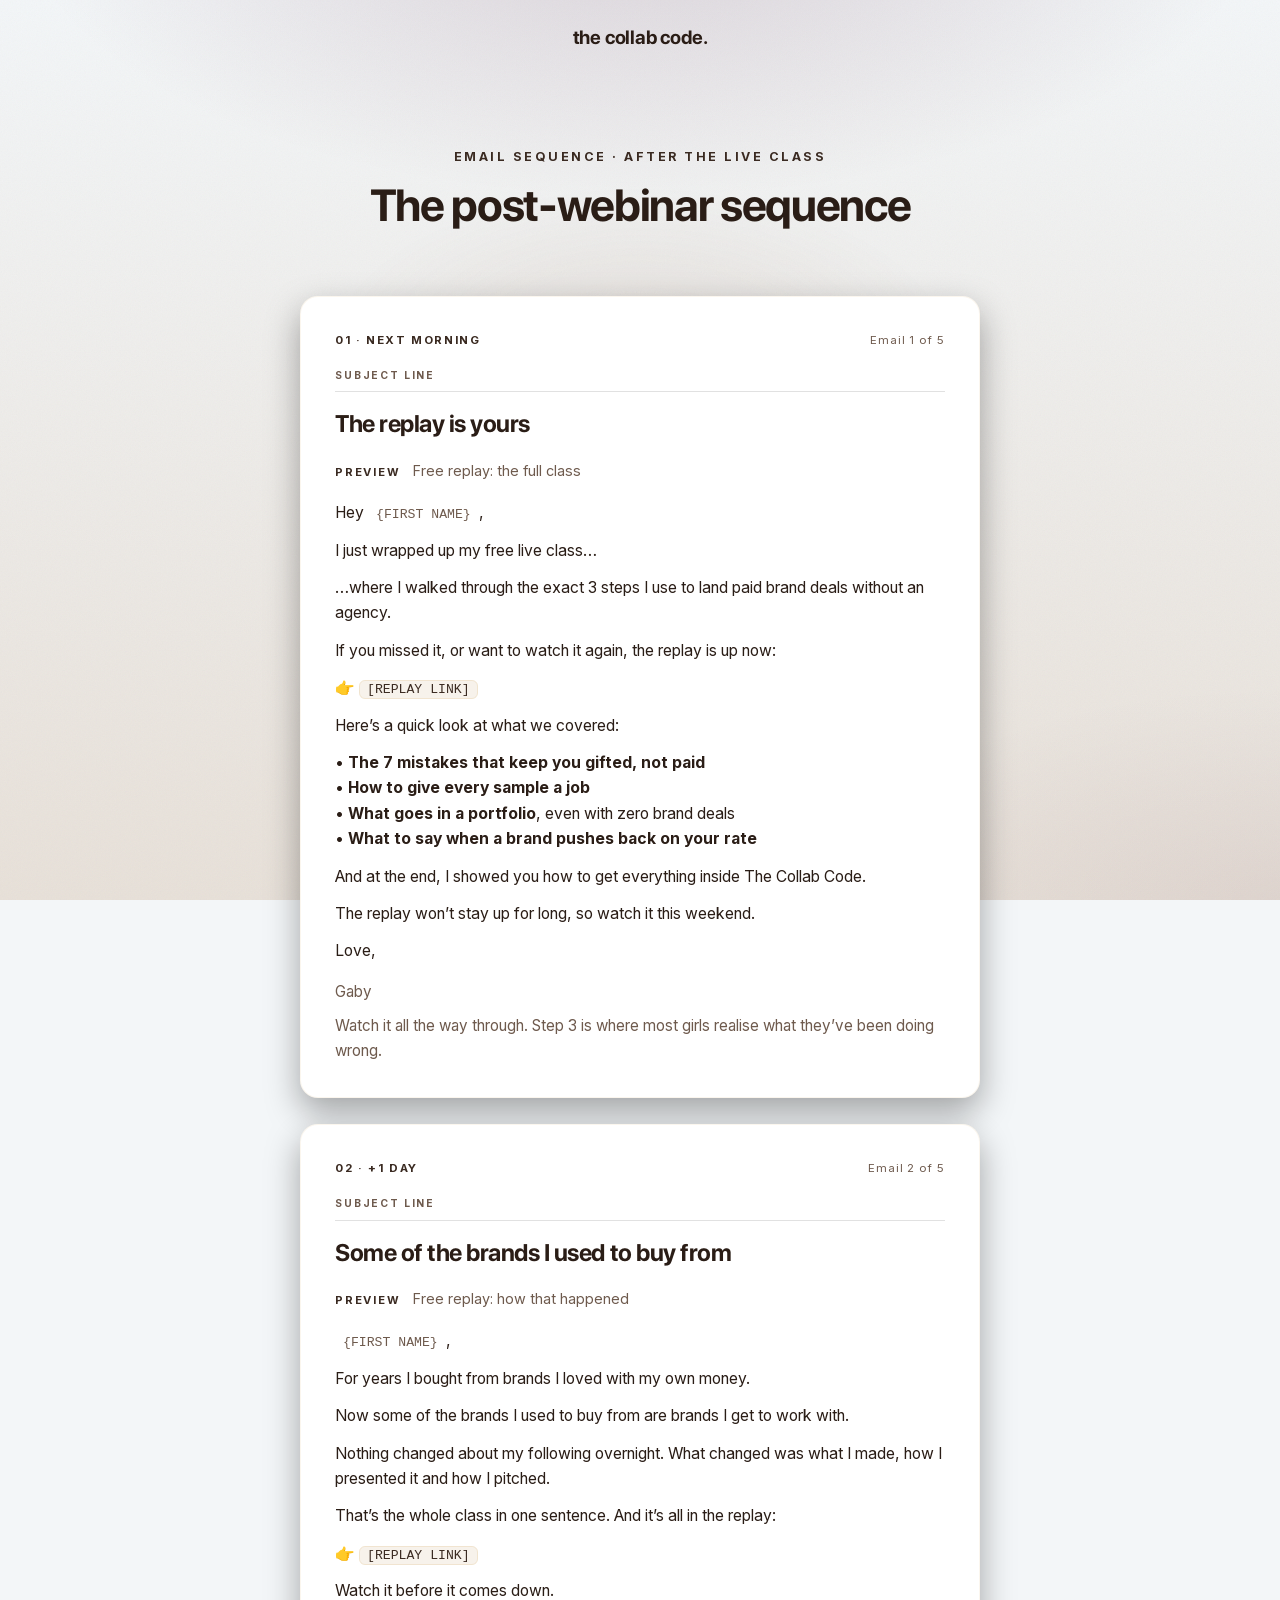
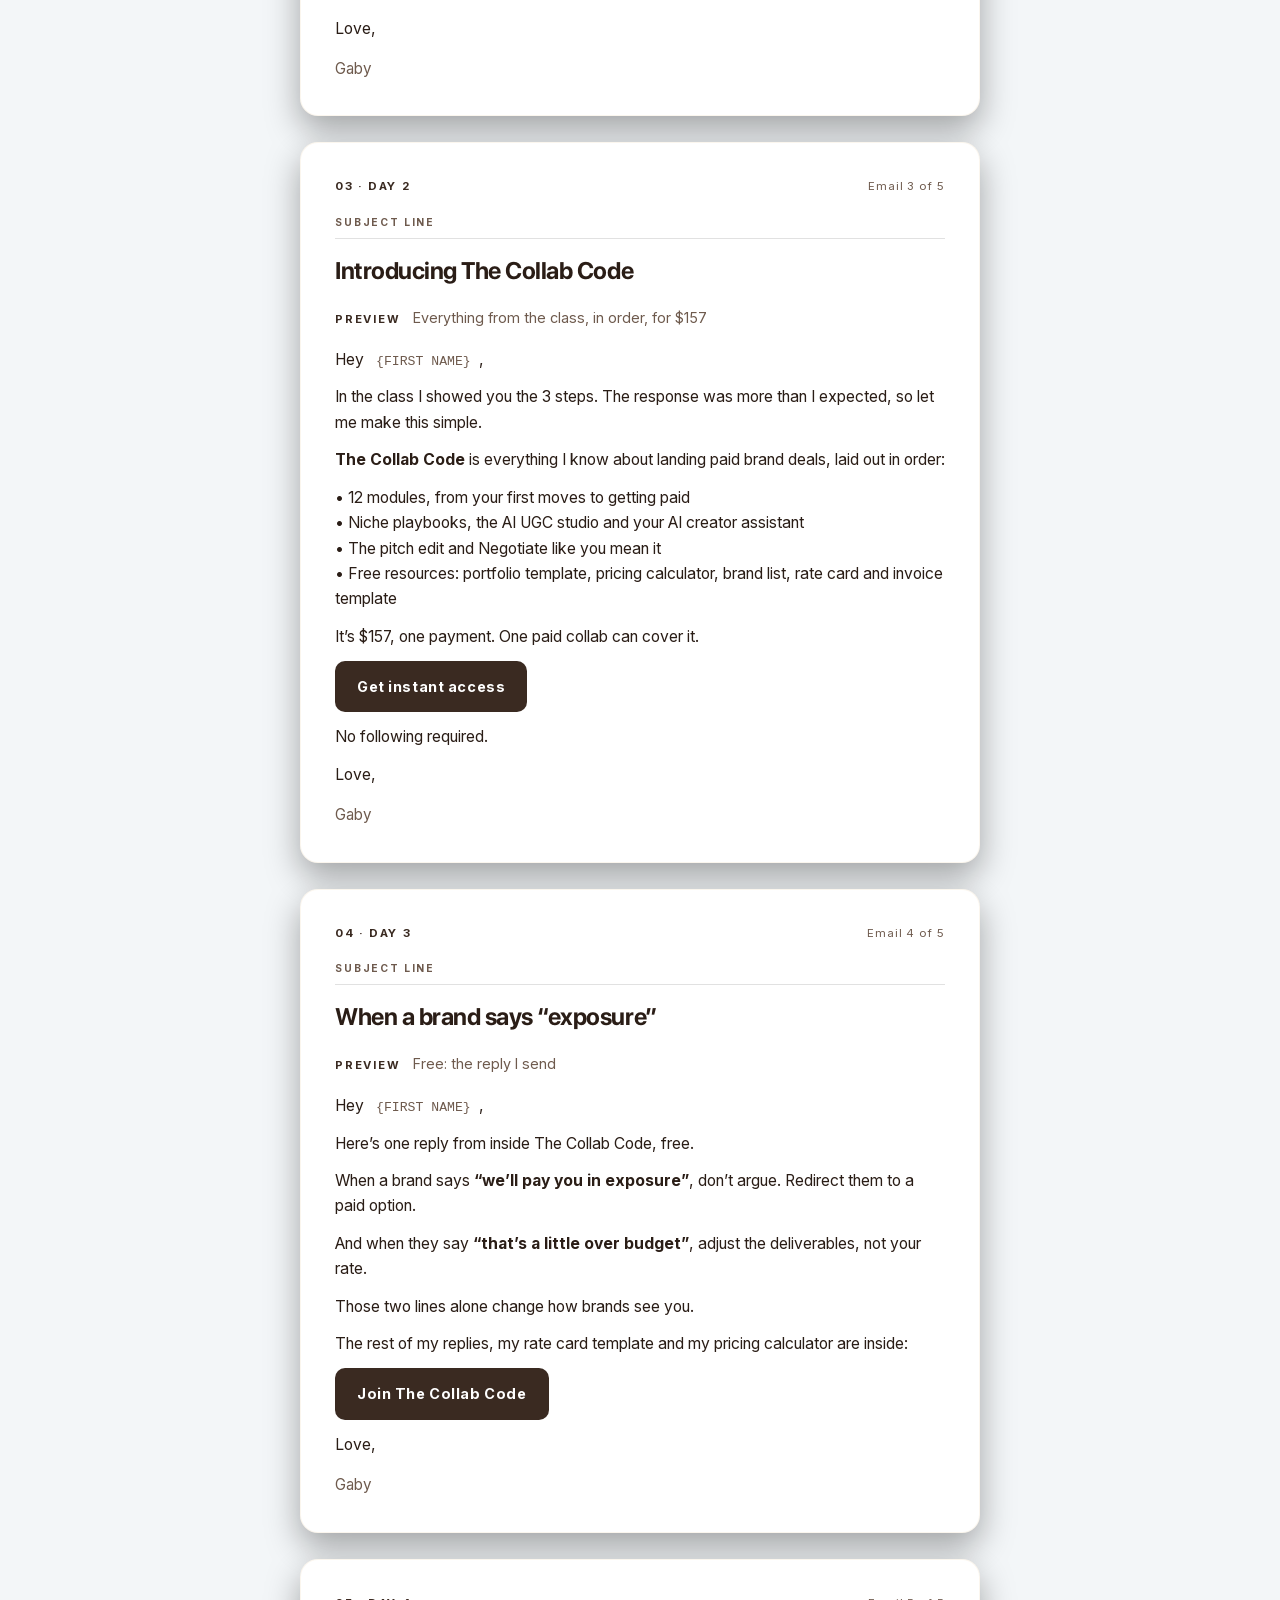
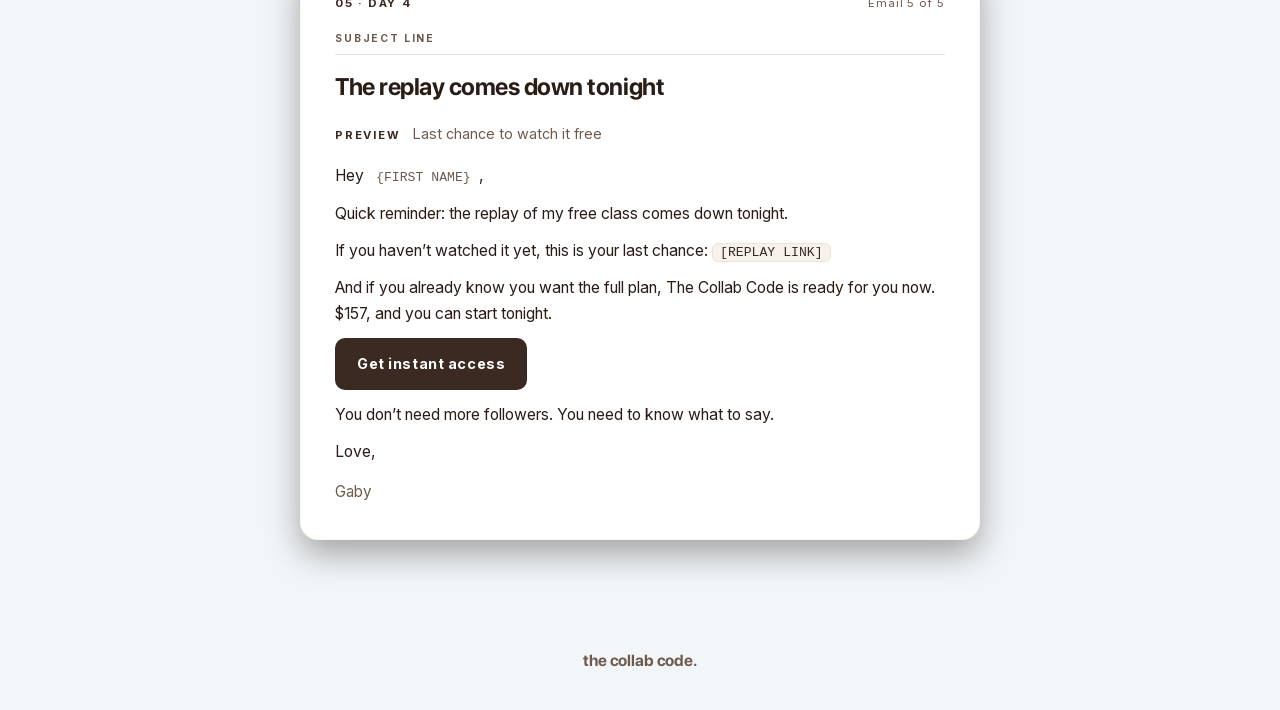
<file: post-webinar/index.html>
<!doctype html>
<html lang="en">
<head>
  <meta charset="utf-8" />
  <meta name="viewport" content="width=device-width, initial-scale=1" />
  <title>Post-webinar emails &middot; Gaby Eidam</title>
  <meta name="robots" content="noindex" />
  <script>document.documentElement.className += " js";</script>
  <link rel="icon" href="../assets/img/favicon.png" type="image/png" />
  <link rel="apple-touch-icon" href="../assets/img/apple-touch-icon.png" />
  <link rel="stylesheet" href="../assets/vendor/lenis.css" />
  <link rel="stylesheet" href="../assets/vsl.css" />
  <link rel="stylesheet" href="../assets/emails.css" />
  <link rel="stylesheet" href="../assets/brand.css" />
<script data-topfix>try{if("scrollRestoration" in history)history.scrollRestoration="manual"}catch(e){}addEventListener("load",function(){if(!location.hash){scrollTo(0,0);setTimeout(function(){scrollTo(0,0)},50)}});</script>
</head>
<body>
  <header class="brandbar"><div class="brand"><span class="brand__word">the collab code.</span></div></header>
  <main class="page">
    <section class="seq">
      <div class="seq__glow" aria-hidden="true"></div>
      <div class="container">
        <header class="seq__intro">
          <p class="seq__eyebrow reveal">Email sequence · After the live class</p>
          <h1 class="seq__title reveal" style="--i:1">The post-webinar sequence</h1>
        </header>
        <div class="seq__list">
          <article class="email reveal">
            <div class="email__head"><span class="email__tag">01 · Next morning</span><span class="email__count">Email 1 of 5</span></div>
            <span class="email__sl-label">Subject line</span>
            <h2 class="email__subject">The replay is yours</h2>
            <p class="email__pv"><b>Preview</b> Free replay: the full class</p>
            <div class="email__body"><p>Hey <span class="tok-merge">{FIRST NAME}</span>,</p><p>I just wrapped up my free live class&hellip;</p><p>&hellip;where I walked through the exact 3 steps I use to land paid brand deals without an agency.</p><p>If you missed it, or want to watch it again, the replay is up now:</p><p>&#128073; <span class="tok-link">[REPLAY LINK]</span></p><p>Here&rsquo;s a quick look at what we covered:</p><p>&bull; <b>The 7 mistakes that keep you gifted, not paid</b><br>&bull; <b>How to give every sample a job</b><br>&bull; <b>What goes in a portfolio</b>, even with zero brand deals<br>&bull; <b>What to say when a brand pushes back on your rate</b></p><p>And at the end, I showed you how to get everything inside The Collab Code.</p><p>The replay won&rsquo;t stay up for long, so watch it this weekend.</p><p>Love,</p></div>
            <p class="email__sign">Gaby</p><p class="ps">Watch it all the way through. Step 3 is where most girls realise what they&rsquo;ve been doing wrong.</p>
          </article>
          <article class="email reveal">
            <div class="email__head"><span class="email__tag">02 · +1 day</span><span class="email__count">Email 2 of 5</span></div>
            <span class="email__sl-label">Subject line</span>
            <h2 class="email__subject">Some of the brands I used to buy from</h2>
            <p class="email__pv"><b>Preview</b> Free replay: how that happened</p>
            <div class="email__body"><p><span class="tok-merge">{FIRST NAME}</span>,</p><p>For years I bought from brands I loved with my own money.</p><p>Now some of the brands I used to buy from are brands I get to work with.</p><p>Nothing changed about my following overnight. What changed was what I made, how I presented it and how I pitched.</p><p>That&rsquo;s the whole class in one sentence. And it&rsquo;s all in the replay:</p><p>&#128073; <span class="tok-link">[REPLAY LINK]</span></p><p>Watch it before it comes down.</p><p>Love,</p></div>
            <p class="email__sign">Gaby</p>
          </article>
          <article class="email reveal">
            <div class="email__head"><span class="email__tag">03 · Day 2</span><span class="email__count">Email 3 of 5</span></div>
            <span class="email__sl-label">Subject line</span>
            <h2 class="email__subject">Introducing The Collab Code</h2>
            <p class="email__pv"><b>Preview</b> Everything from the class, in order, for $157</p>
            <div class="email__body"><p>Hey <span class="tok-merge">{FIRST NAME}</span>,</p><p>In the class I showed you the 3 steps. The response was more than I expected, so let me make this simple.</p><p><b>The Collab Code</b> is everything I know about landing paid brand deals, laid out in order:</p><p>&bull; 12 modules, from your first moves to getting paid<br>&bull; Niche playbooks, the AI UGC studio and your AI creator assistant<br>&bull; The pitch edit and Negotiate like you mean it<br>&bull; Free resources: portfolio template, pricing calculator, brand list, rate card and invoice template</p><p>It&rsquo;s $157, one payment. One paid collab can cover it.</p><p class="asset"><a class="asset__btn" href="#" onclick="return false">Get instant access</a></p><p>No following required.</p><p>Love,</p></div>
            <p class="email__sign">Gaby</p>
          </article>
          <article class="email reveal">
            <div class="email__head"><span class="email__tag">04 · Day 3</span><span class="email__count">Email 4 of 5</span></div>
            <span class="email__sl-label">Subject line</span>
            <h2 class="email__subject">When a brand says &ldquo;exposure&rdquo;</h2>
            <p class="email__pv"><b>Preview</b> Free: the reply I send</p>
            <div class="email__body"><p>Hey <span class="tok-merge">{FIRST NAME}</span>,</p><p>Here&rsquo;s one reply from inside The Collab Code, free.</p><p>When a brand says <b>&ldquo;we&rsquo;ll pay you in exposure&rdquo;</b>, don&rsquo;t argue. Redirect them to a paid option.</p><p>And when they say <b>&ldquo;that&rsquo;s a little over budget&rdquo;</b>, adjust the deliverables, not your rate.</p><p>Those two lines alone change how brands see you.</p><p>The rest of my replies, my rate card template and my pricing calculator are inside:</p><p class="asset"><a class="asset__btn" href="#" onclick="return false">Join The Collab Code</a></p><p>Love,</p></div>
            <p class="email__sign">Gaby</p>
          </article>
          <article class="email reveal">
            <div class="email__head"><span class="email__tag">05 · Day 4</span><span class="email__count">Email 5 of 5</span></div>
            <span class="email__sl-label">Subject line</span>
            <h2 class="email__subject">The replay comes down tonight</h2>
            <p class="email__pv"><b>Preview</b> Last chance to watch it free</p>
            <div class="email__body"><p>Hey <span class="tok-merge">{FIRST NAME}</span>,</p><p>Quick reminder: the replay of my free class comes down tonight.</p><p>If you haven&rsquo;t watched it yet, this is your last chance: <span class="tok-link">[REPLAY LINK]</span></p><p>And if you already know you want the full plan, The Collab Code is ready for you now. $157, and you can start tonight.</p><p class="asset"><a class="asset__btn" href="#" onclick="return false">Get instant access</a></p><p>You don&rsquo;t need more followers. You need to know what to say.</p><p>Love,</p></div>
            <p class="email__sign">Gaby</p>
          </article>
        </div>
      </div>
    </section>
  </main>
  <footer class="brandfoot"><div class="brand"><span class="brand__word">the collab code.</span></div></footer>
  <script src="../assets/vendor/lenis.min.js"></script>
  <script src="../assets/vsl.js"></script>
</body>
</html>
</file>
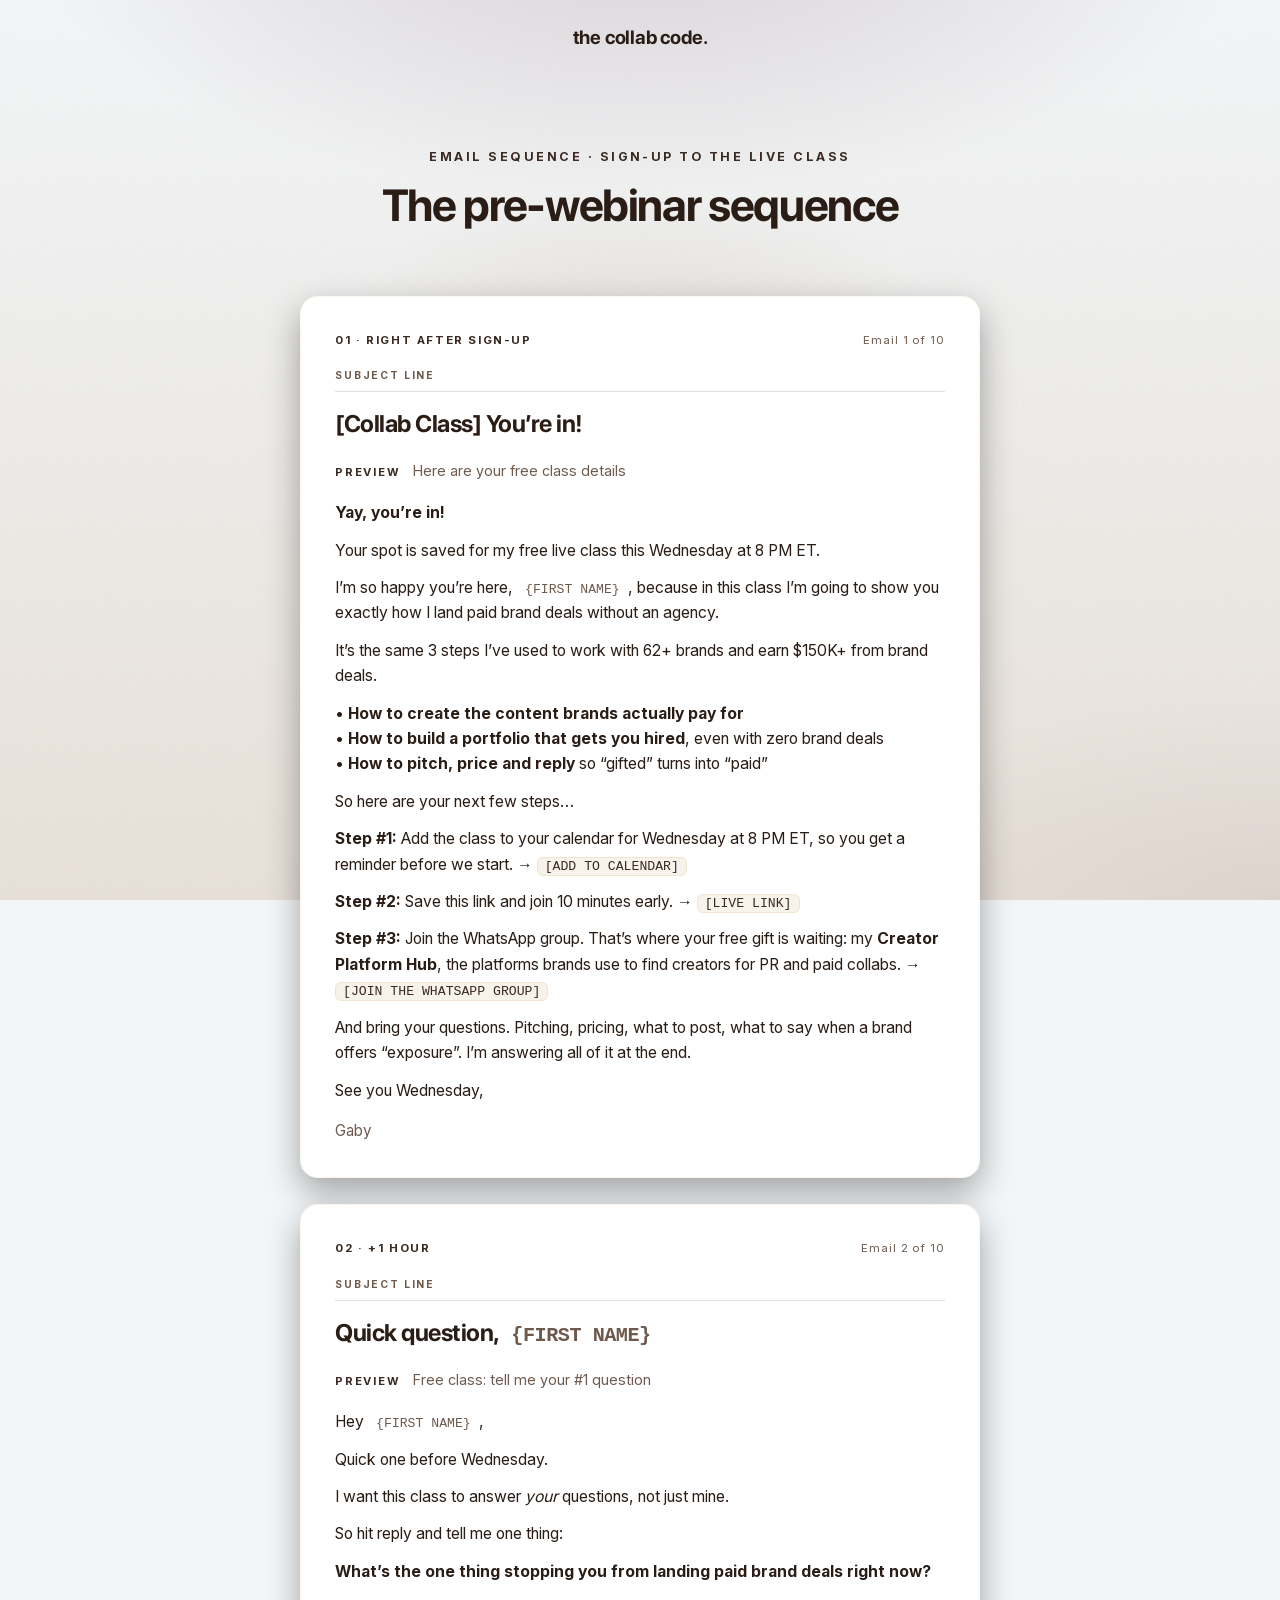
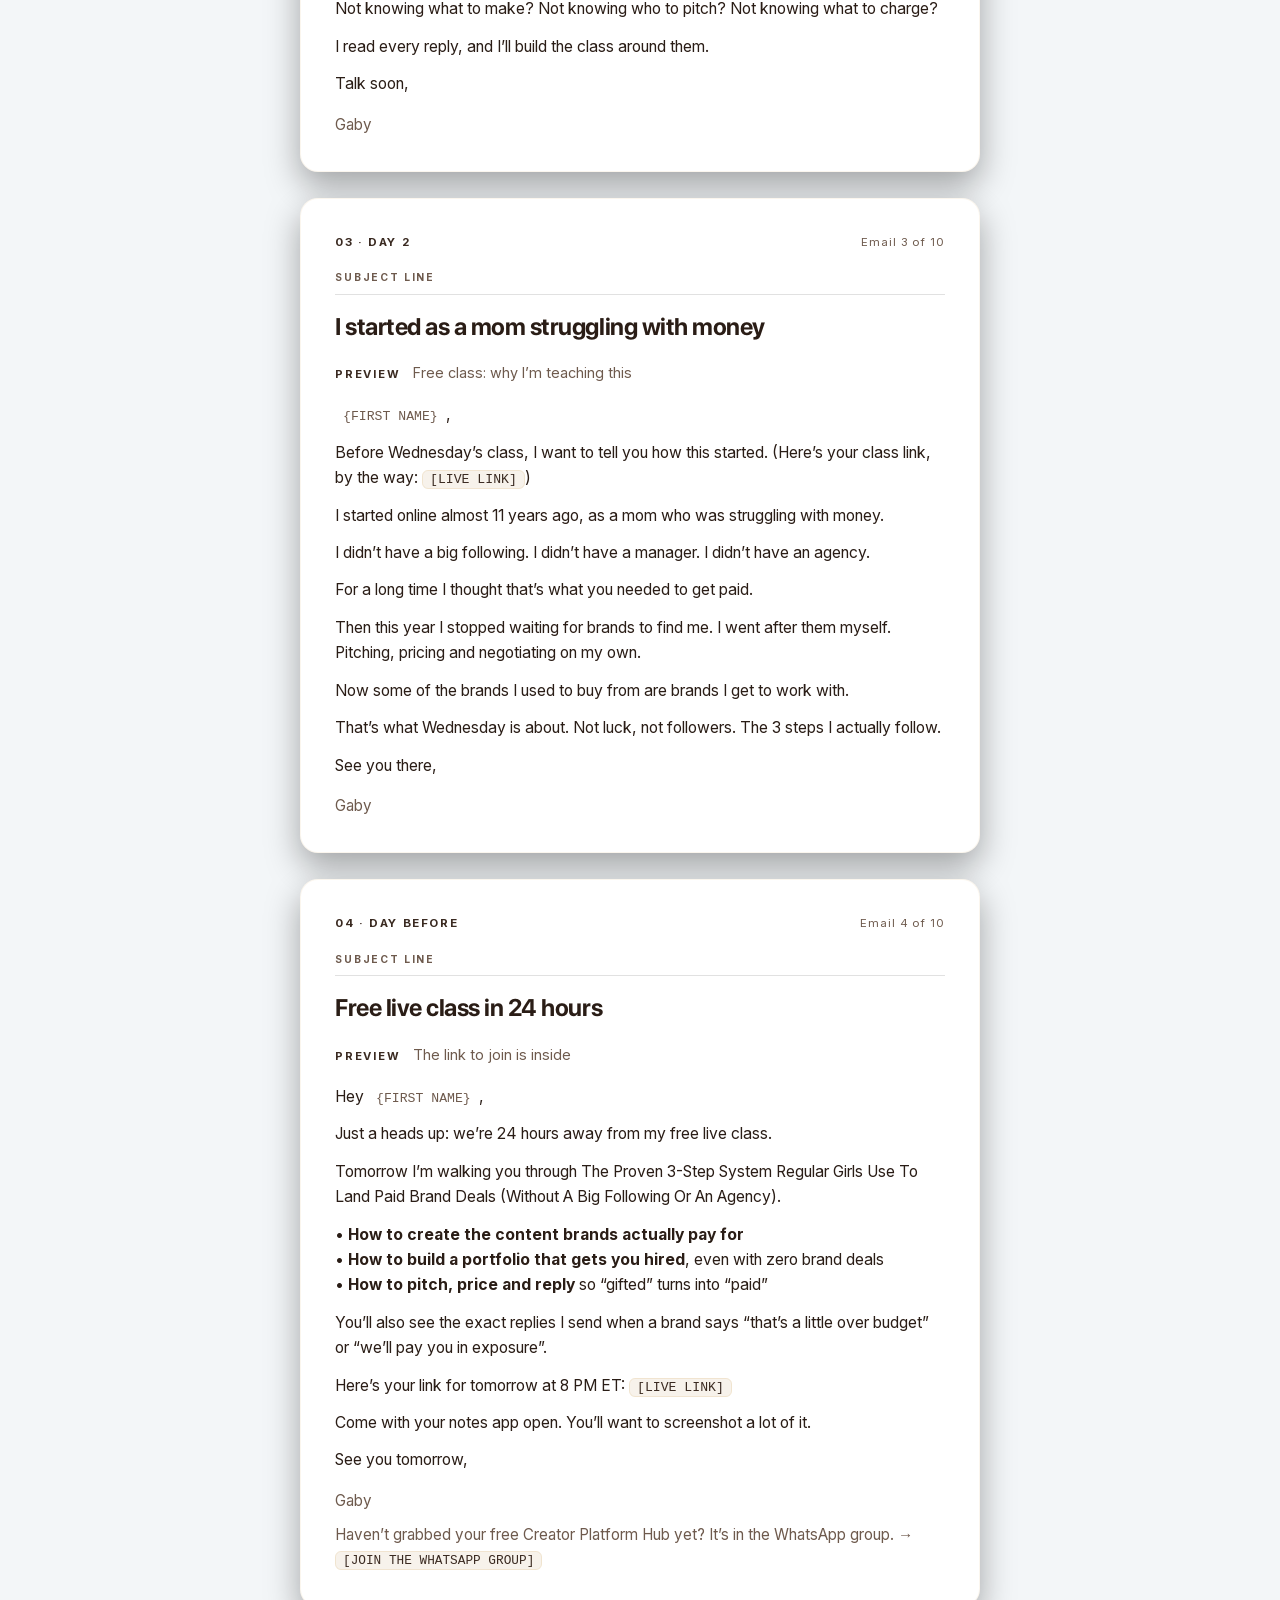
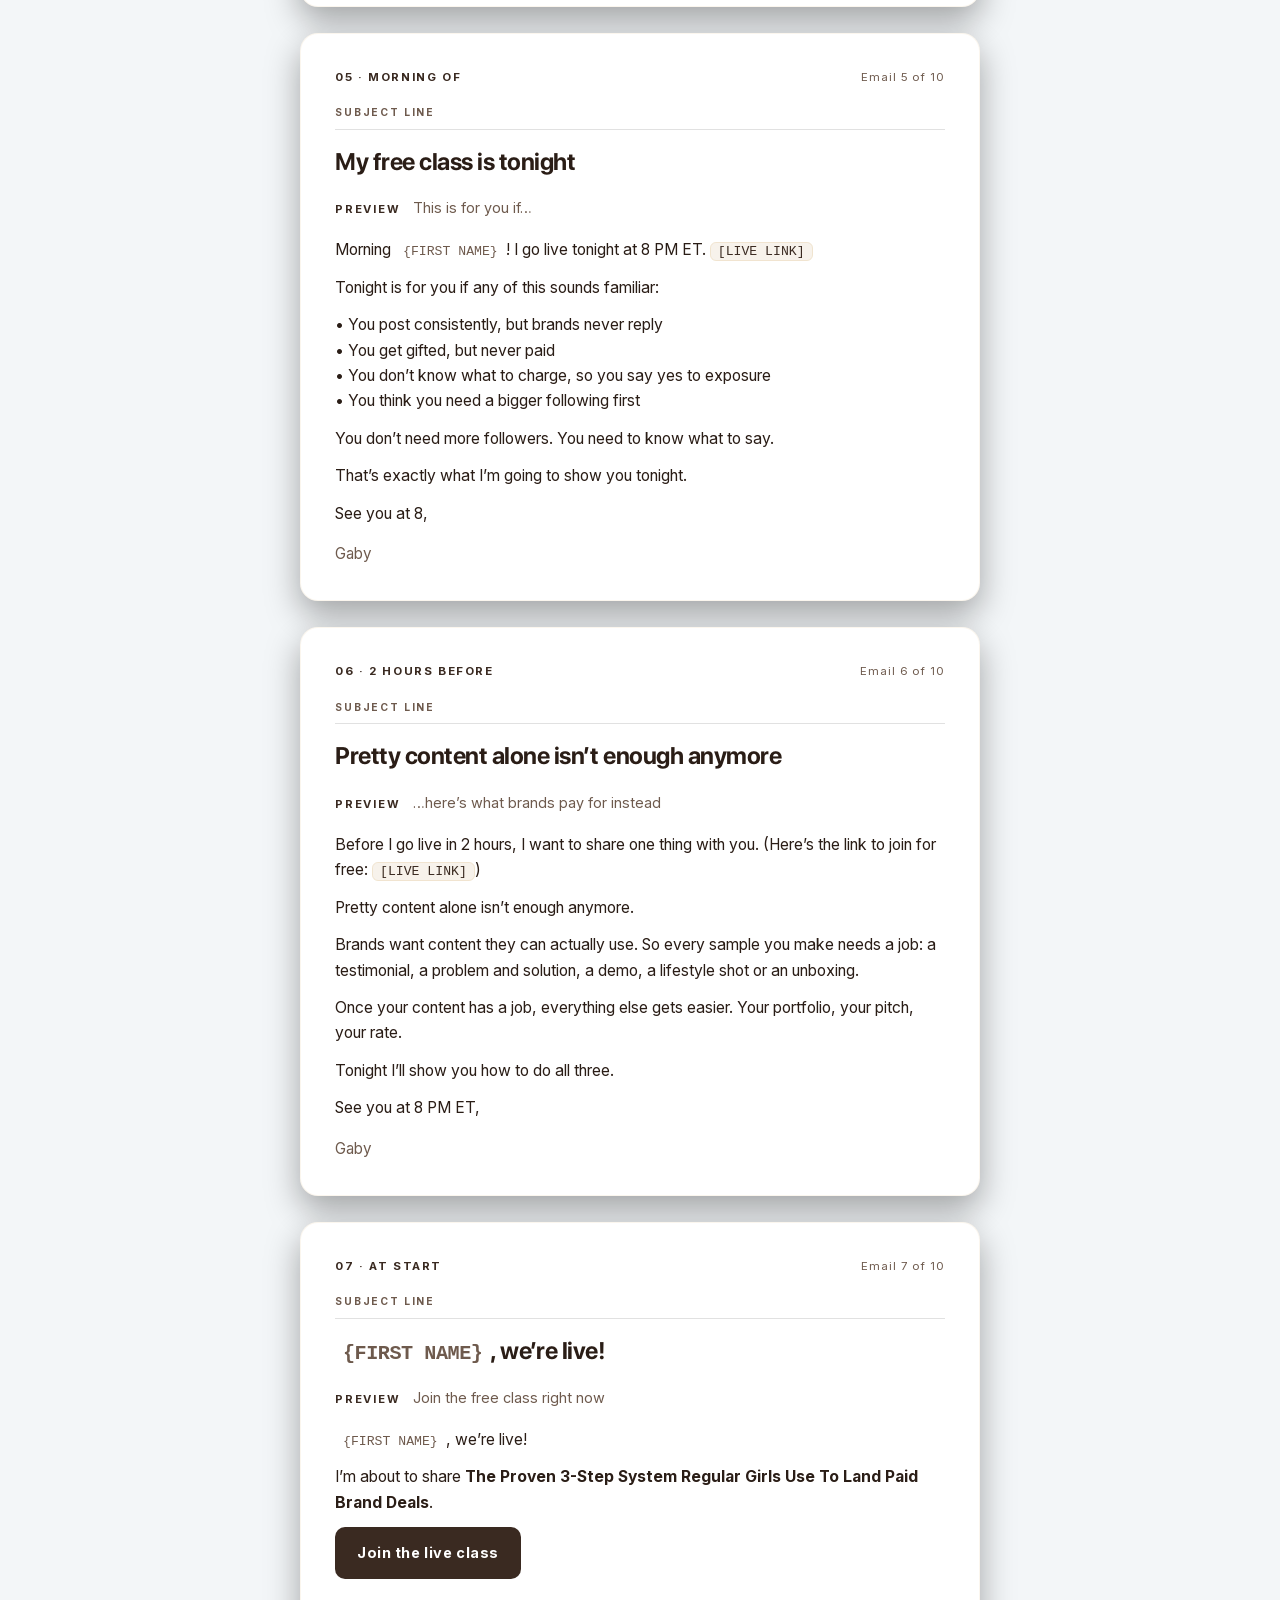
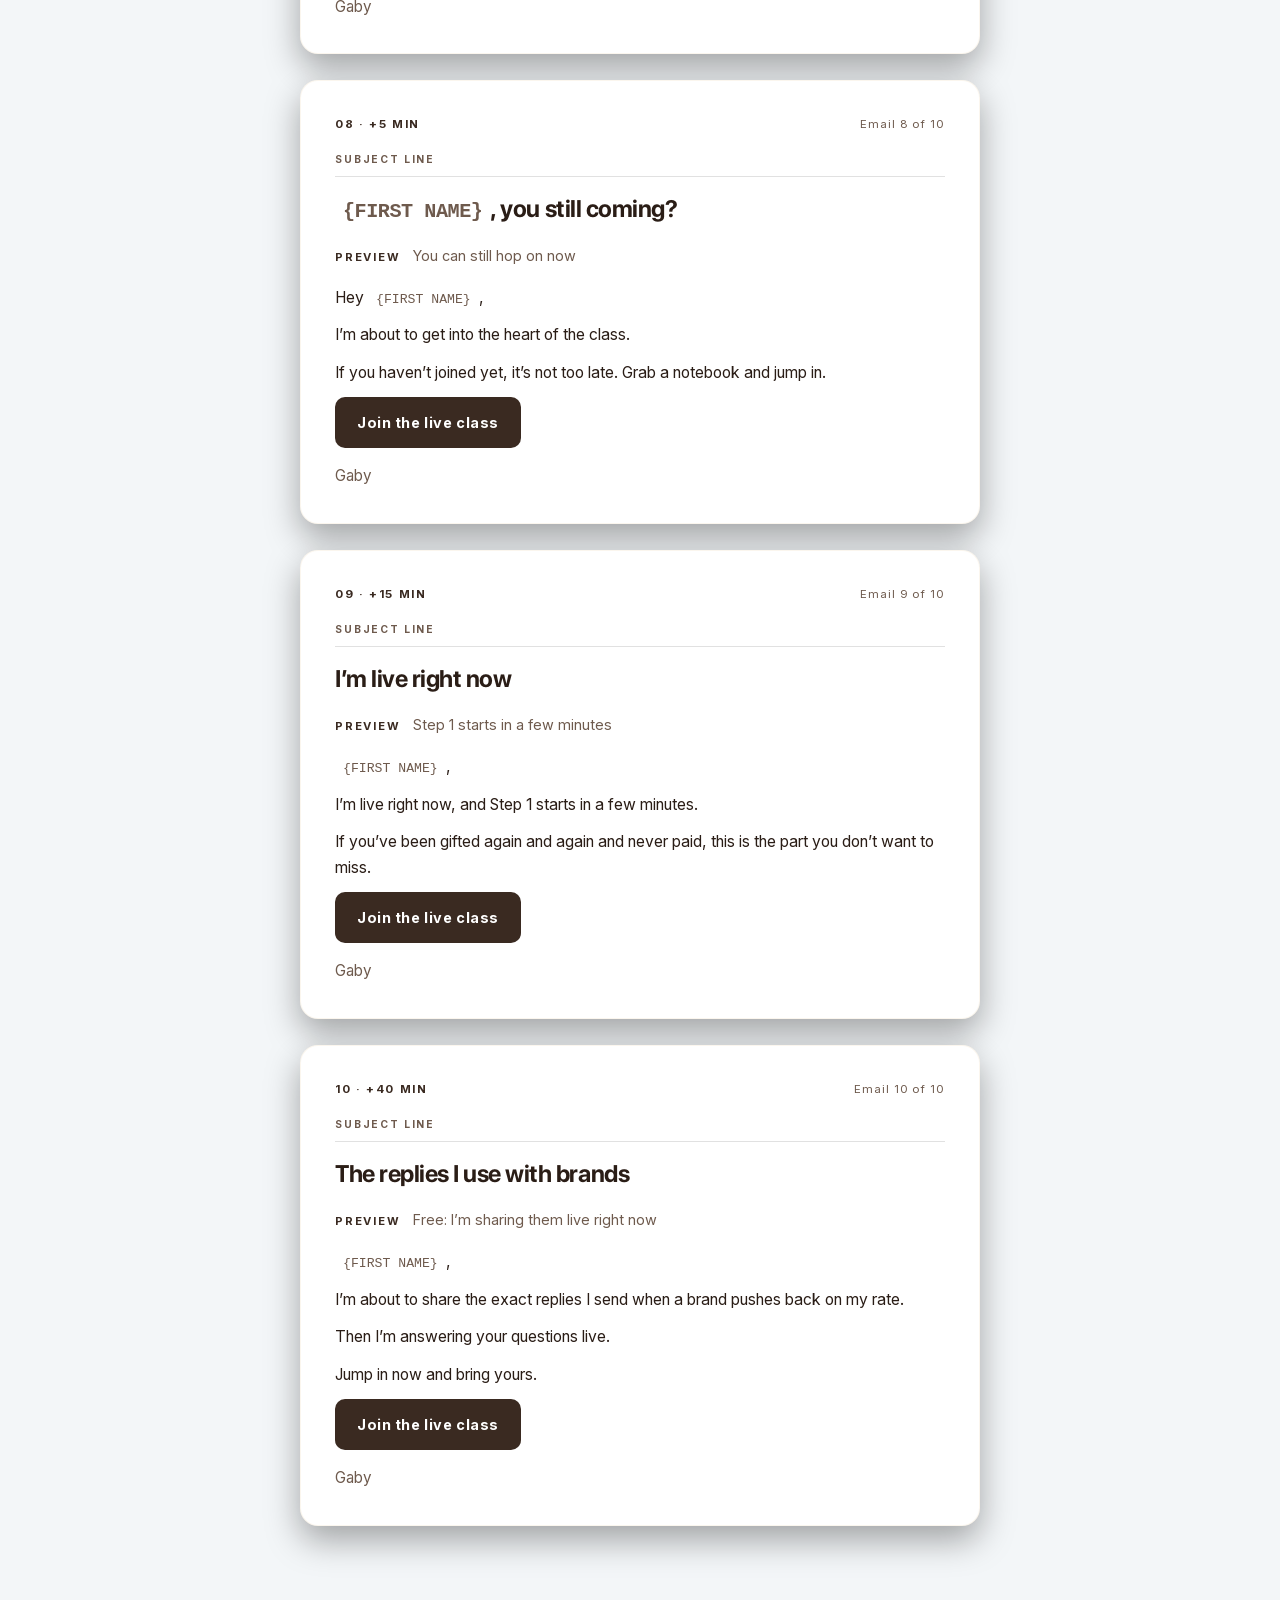
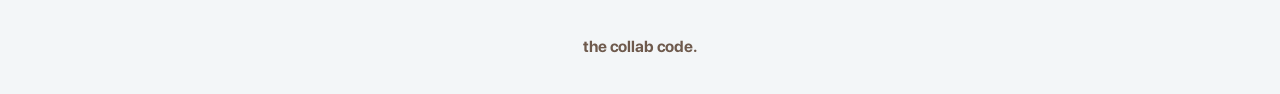
<file: pre-webinar/index.html>
<!doctype html>
<html lang="en">
<head>
  <meta charset="utf-8" />
  <meta name="viewport" content="width=device-width, initial-scale=1" />
  <title>Pre-webinar emails &middot; Gaby Eidam</title>
  <meta name="robots" content="noindex" />
  <script>document.documentElement.className += " js";</script>
  <link rel="icon" href="../assets/img/favicon.png" type="image/png" />
  <link rel="apple-touch-icon" href="../assets/img/apple-touch-icon.png" />
  <link rel="stylesheet" href="../assets/vendor/lenis.css" />
  <link rel="stylesheet" href="../assets/vsl.css" />
  <link rel="stylesheet" href="../assets/emails.css" />
  <link rel="stylesheet" href="../assets/brand.css" />
<script data-topfix>try{if("scrollRestoration" in history)history.scrollRestoration="manual"}catch(e){}addEventListener("load",function(){if(!location.hash){scrollTo(0,0);setTimeout(function(){scrollTo(0,0)},50)}});</script>
</head>
<body>
  <header class="brandbar"><div class="brand"><span class="brand__word">the collab code.</span></div></header>
  <main class="page">
    <section class="seq">
      <div class="seq__glow" aria-hidden="true"></div>
      <div class="container">
        <header class="seq__intro">
          <p class="seq__eyebrow reveal">Email sequence · Sign-up to the live class</p>
          <h1 class="seq__title reveal" style="--i:1">The pre-webinar sequence</h1>
        </header>
        <div class="seq__list">
          <article class="email reveal">
            <div class="email__head"><span class="email__tag">01 · Right after sign-up</span><span class="email__count">Email 1 of 10</span></div>
            <span class="email__sl-label">Subject line</span>
            <h2 class="email__subject">[Collab Class] You&rsquo;re in!</h2>
            <p class="email__pv"><b>Preview</b> Here are your free class details</p>
            <div class="email__body"><p><b>Yay, you&rsquo;re in!</b></p><p>Your spot is saved for my free live class this Wednesday at 8 PM ET.</p><p>I&rsquo;m so happy you&rsquo;re here, <span class="tok-merge">{FIRST NAME}</span>, because in this class I&rsquo;m going to show you exactly how I land paid brand deals without an agency.</p><p>It&rsquo;s the same 3 steps I&rsquo;ve used to work with 62+ brands and earn $150K+ from brand deals.</p><p>&bull; <b>How to create the content brands actually pay for</b><br>&bull; <b>How to build a portfolio that gets you hired</b>, even with zero brand deals<br>&bull; <b>How to pitch, price and reply</b> so &ldquo;gifted&rdquo; turns into &ldquo;paid&rdquo;</p><p>So here are your next few steps&hellip;</p><p><b>Step #1:</b> Add the class to your calendar for Wednesday at 8 PM ET, so you get a reminder before we start. &rarr; <span class="tok-link">[ADD TO CALENDAR]</span></p><p><b>Step #2:</b> Save this link and join 10 minutes early. &rarr; <span class="tok-link">[LIVE LINK]</span></p><p><b>Step #3:</b> Join the WhatsApp group. That&rsquo;s where your free gift is waiting: my <b>Creator Platform Hub</b>, the platforms brands use to find creators for PR and paid collabs. &rarr; <span class="tok-link">[JOIN THE WHATSAPP GROUP]</span></p><p>And bring your questions. Pitching, pricing, what to post, what to say when a brand offers &ldquo;exposure&rdquo;. I&rsquo;m answering all of it at the end.</p><p>See you Wednesday,</p></div>
            <p class="email__sign">Gaby</p>
          </article>
          <article class="email reveal">
            <div class="email__head"><span class="email__tag">02 · +1 hour</span><span class="email__count">Email 2 of 10</span></div>
            <span class="email__sl-label">Subject line</span>
            <h2 class="email__subject">Quick question, <span class="tok-merge">{FIRST NAME}</span></h2>
            <p class="email__pv"><b>Preview</b> Free class: tell me your #1 question</p>
            <div class="email__body"><p>Hey <span class="tok-merge">{FIRST NAME}</span>,</p><p>Quick one before Wednesday.</p><p>I want this class to answer <i>your</i> questions, not just mine.</p><p>So hit reply and tell me one thing:</p><p><b>What&rsquo;s the one thing stopping you from landing paid brand deals right now?</b></p><p>Not knowing what to make? Not knowing who to pitch? Not knowing what to charge?</p><p>I read every reply, and I&rsquo;ll build the class around them.</p><p>Talk soon,</p></div>
            <p class="email__sign">Gaby</p>
          </article>
          <article class="email reveal">
            <div class="email__head"><span class="email__tag">03 · Day 2</span><span class="email__count">Email 3 of 10</span></div>
            <span class="email__sl-label">Subject line</span>
            <h2 class="email__subject">I started as a mom struggling with money</h2>
            <p class="email__pv"><b>Preview</b> Free class: why I&rsquo;m teaching this</p>
            <div class="email__body"><p><span class="tok-merge">{FIRST NAME}</span>,</p><p>Before Wednesday&rsquo;s class, I want to tell you how this started. (Here&rsquo;s your class link, by the way: <span class="tok-link">[LIVE LINK]</span>)</p><p>I started online almost 11 years ago, as a mom who was struggling with money.</p><p>I didn&rsquo;t have a big following. I didn&rsquo;t have a manager. I didn&rsquo;t have an agency.</p><p>For a long time I thought that&rsquo;s what you needed to get paid.</p><p>Then this year I stopped waiting for brands to find me. I went after them myself. Pitching, pricing and negotiating on my own.</p><p>Now some of the brands I used to buy from are brands I get to work with.</p><p>That&rsquo;s what Wednesday is about. Not luck, not followers. The 3 steps I actually follow.</p><p>See you there,</p></div>
            <p class="email__sign">Gaby</p>
          </article>
          <article class="email reveal">
            <div class="email__head"><span class="email__tag">04 · Day before</span><span class="email__count">Email 4 of 10</span></div>
            <span class="email__sl-label">Subject line</span>
            <h2 class="email__subject">Free live class in 24 hours</h2>
            <p class="email__pv"><b>Preview</b> The link to join is inside</p>
            <div class="email__body"><p>Hey <span class="tok-merge">{FIRST NAME}</span>,</p><p>Just a heads up: we&rsquo;re 24 hours away from my free live class.</p><p>Tomorrow I&rsquo;m walking you through The Proven 3-Step System Regular Girls Use To Land Paid Brand Deals (Without A Big Following Or An Agency).</p><p>&bull; <b>How to create the content brands actually pay for</b><br>&bull; <b>How to build a portfolio that gets you hired</b>, even with zero brand deals<br>&bull; <b>How to pitch, price and reply</b> so &ldquo;gifted&rdquo; turns into &ldquo;paid&rdquo;</p><p>You&rsquo;ll also see the exact replies I send when a brand says &ldquo;that&rsquo;s a little over budget&rdquo; or &ldquo;we&rsquo;ll pay you in exposure&rdquo;.</p><p>Here&rsquo;s your link for tomorrow at 8 PM ET: <span class="tok-link">[LIVE LINK]</span></p><p>Come with your notes app open. You&rsquo;ll want to screenshot a lot of it.</p><p>See you tomorrow,</p></div>
            <p class="email__sign">Gaby</p><p class="ps">Haven&rsquo;t grabbed your free Creator Platform Hub yet? It&rsquo;s in the WhatsApp group. &rarr; <span class="tok-link">[JOIN THE WHATSAPP GROUP]</span></p>
          </article>
          <article class="email reveal">
            <div class="email__head"><span class="email__tag">05 · Morning of</span><span class="email__count">Email 5 of 10</span></div>
            <span class="email__sl-label">Subject line</span>
            <h2 class="email__subject">My free class is tonight</h2>
            <p class="email__pv"><b>Preview</b> This is for you if&hellip;</p>
            <div class="email__body"><p>Morning <span class="tok-merge">{FIRST NAME}</span>! I go live tonight at 8 PM ET. <span class="tok-link">[LIVE LINK]</span></p><p>Tonight is for you if any of this sounds familiar:</p><p>&bull; You post consistently, but brands never reply<br>&bull; You get gifted, but never paid<br>&bull; You don&rsquo;t know what to charge, so you say yes to exposure<br>&bull; You think you need a bigger following first</p><p>You don&rsquo;t need more followers. You need to know what to say.</p><p>That&rsquo;s exactly what I&rsquo;m going to show you tonight.</p><p>See you at 8,</p></div>
            <p class="email__sign">Gaby</p>
          </article>
          <article class="email reveal">
            <div class="email__head"><span class="email__tag">06 · 2 hours before</span><span class="email__count">Email 6 of 10</span></div>
            <span class="email__sl-label">Subject line</span>
            <h2 class="email__subject">Pretty content alone isn&rsquo;t enough anymore</h2>
            <p class="email__pv"><b>Preview</b> &hellip;here&rsquo;s what brands pay for instead</p>
            <div class="email__body"><p>Before I go live in 2 hours, I want to share one thing with you. (Here&rsquo;s the link to join for free: <span class="tok-link">[LIVE LINK]</span>)</p><p>Pretty content alone isn&rsquo;t enough anymore.</p><p>Brands want content they can actually use. So every sample you make needs a job: a testimonial, a problem and solution, a demo, a lifestyle shot or an unboxing.</p><p>Once your content has a job, everything else gets easier. Your portfolio, your pitch, your rate.</p><p>Tonight I&rsquo;ll show you how to do all three.</p><p>See you at 8 PM ET,</p></div>
            <p class="email__sign">Gaby</p>
          </article>
          <article class="email reveal">
            <div class="email__head"><span class="email__tag">07 · At start</span><span class="email__count">Email 7 of 10</span></div>
            <span class="email__sl-label">Subject line</span>
            <h2 class="email__subject"><span class="tok-merge">{FIRST NAME}</span>, we&rsquo;re live!</h2>
            <p class="email__pv"><b>Preview</b> Join the free class right now</p>
            <div class="email__body"><p><span class="tok-merge">{FIRST NAME}</span>, we&rsquo;re live!</p><p>I&rsquo;m about to share <b>The Proven 3-Step System Regular Girls Use To Land Paid Brand Deals</b>.</p><p class="asset"><a class="asset__btn" href="#" onclick="return false">Join the live class</a></p></div>
            <p class="email__sign">Gaby</p>
          </article>
          <article class="email reveal">
            <div class="email__head"><span class="email__tag">08 · +5 min</span><span class="email__count">Email 8 of 10</span></div>
            <span class="email__sl-label">Subject line</span>
            <h2 class="email__subject"><span class="tok-merge">{FIRST NAME}</span>, you still coming?</h2>
            <p class="email__pv"><b>Preview</b> You can still hop on now</p>
            <div class="email__body"><p>Hey <span class="tok-merge">{FIRST NAME}</span>,</p><p>I&rsquo;m about to get into the heart of the class.</p><p>If you haven&rsquo;t joined yet, it&rsquo;s not too late. Grab a notebook and jump in.</p><p class="asset"><a class="asset__btn" href="#" onclick="return false">Join the live class</a></p></div>
            <p class="email__sign">Gaby</p>
          </article>
          <article class="email reveal">
            <div class="email__head"><span class="email__tag">09 · +15 min</span><span class="email__count">Email 9 of 10</span></div>
            <span class="email__sl-label">Subject line</span>
            <h2 class="email__subject">I&rsquo;m live right now</h2>
            <p class="email__pv"><b>Preview</b> Step 1 starts in a few minutes</p>
            <div class="email__body"><p><span class="tok-merge">{FIRST NAME}</span>,</p><p>I&rsquo;m live right now, and Step 1 starts in a few minutes.</p><p>If you&rsquo;ve been gifted again and again and never paid, this is the part you don&rsquo;t want to miss.</p><p class="asset"><a class="asset__btn" href="#" onclick="return false">Join the live class</a></p></div>
            <p class="email__sign">Gaby</p>
          </article>
          <article class="email reveal">
            <div class="email__head"><span class="email__tag">10 · +40 min</span><span class="email__count">Email 10 of 10</span></div>
            <span class="email__sl-label">Subject line</span>
            <h2 class="email__subject">The replies I use with brands</h2>
            <p class="email__pv"><b>Preview</b> Free: I&rsquo;m sharing them live right now</p>
            <div class="email__body"><p><span class="tok-merge">{FIRST NAME}</span>,</p><p>I&rsquo;m about to share the exact replies I send when a brand pushes back on my rate.</p><p>Then I&rsquo;m answering your questions live.</p><p>Jump in now and bring yours.</p><p class="asset"><a class="asset__btn" href="#" onclick="return false">Join the live class</a></p></div>
            <p class="email__sign">Gaby</p>
          </article>
        </div>
      </div>
    </section>
  </main>
  <footer class="brandfoot"><div class="brand"><span class="brand__word">the collab code.</span></div></footer>
  <script src="../assets/vendor/lenis.min.js"></script>
  <script src="../assets/vsl.js"></script>
</body>
</html>
</file>
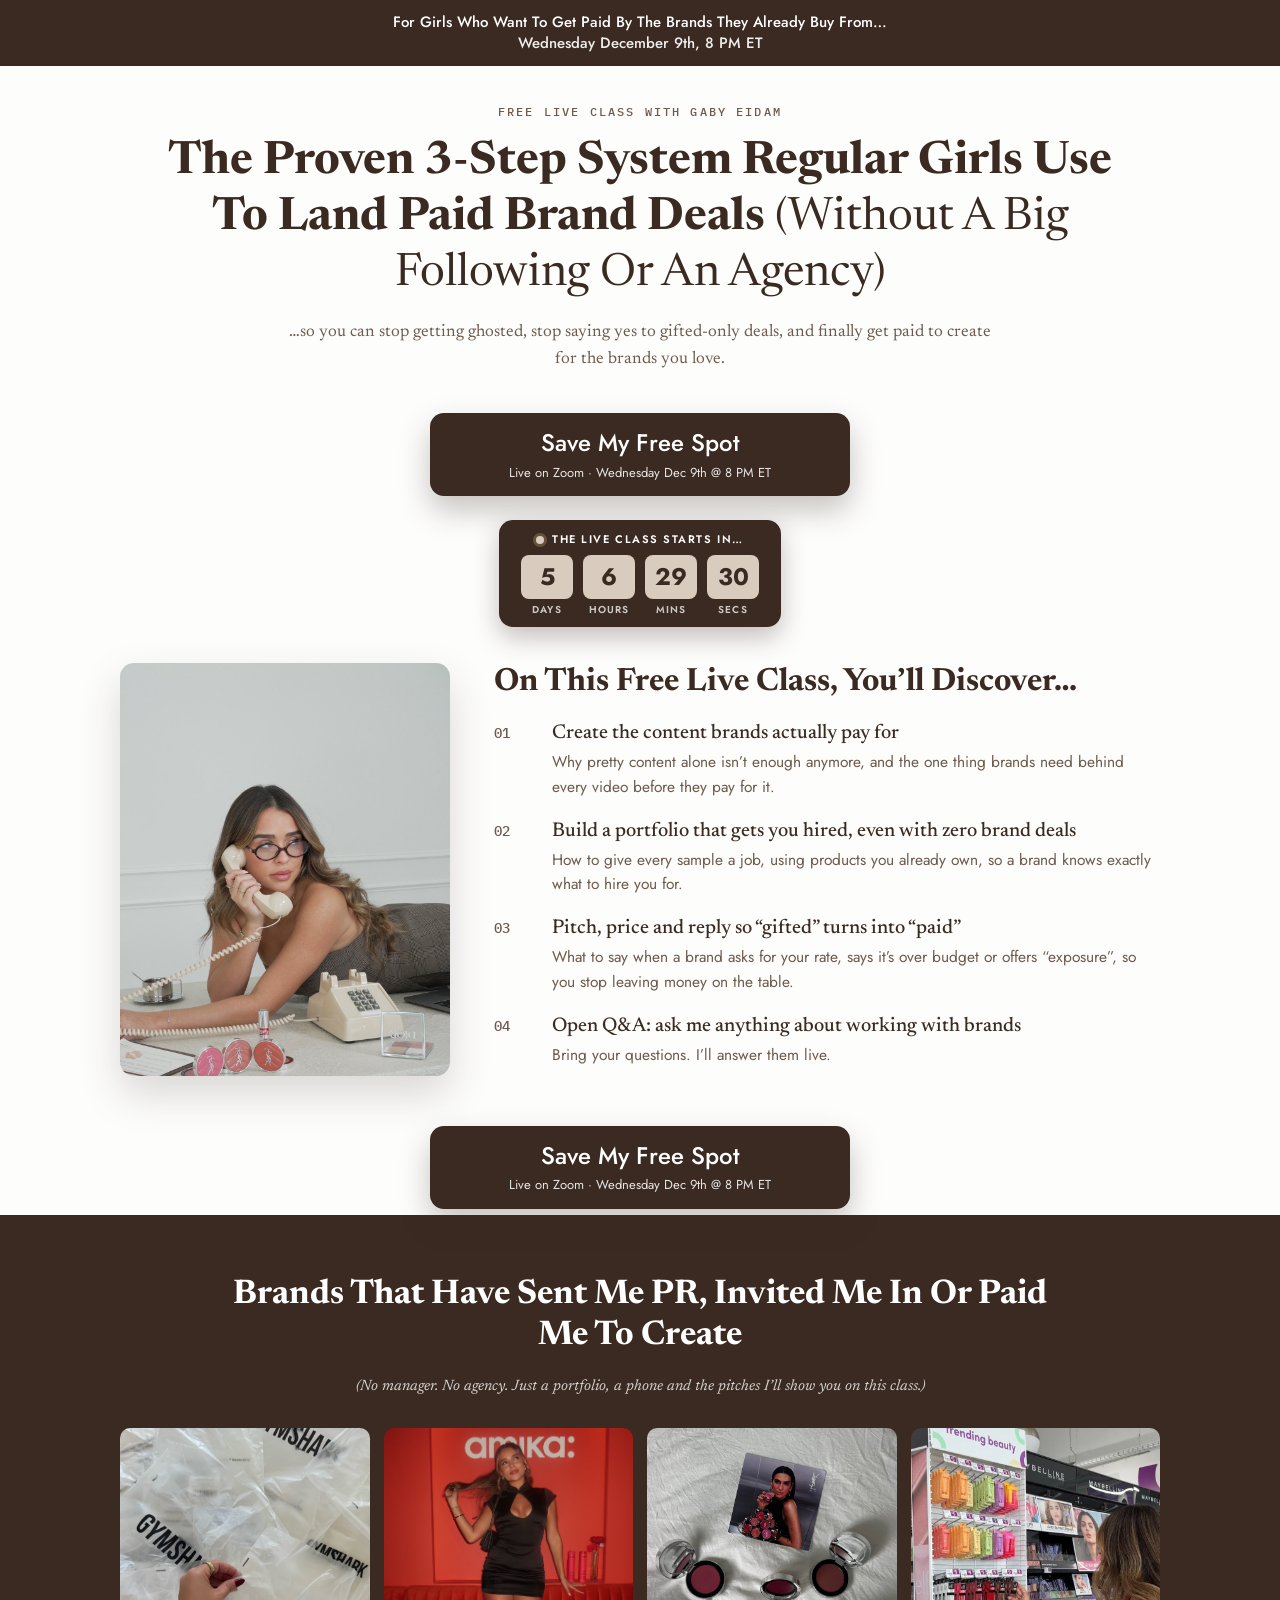
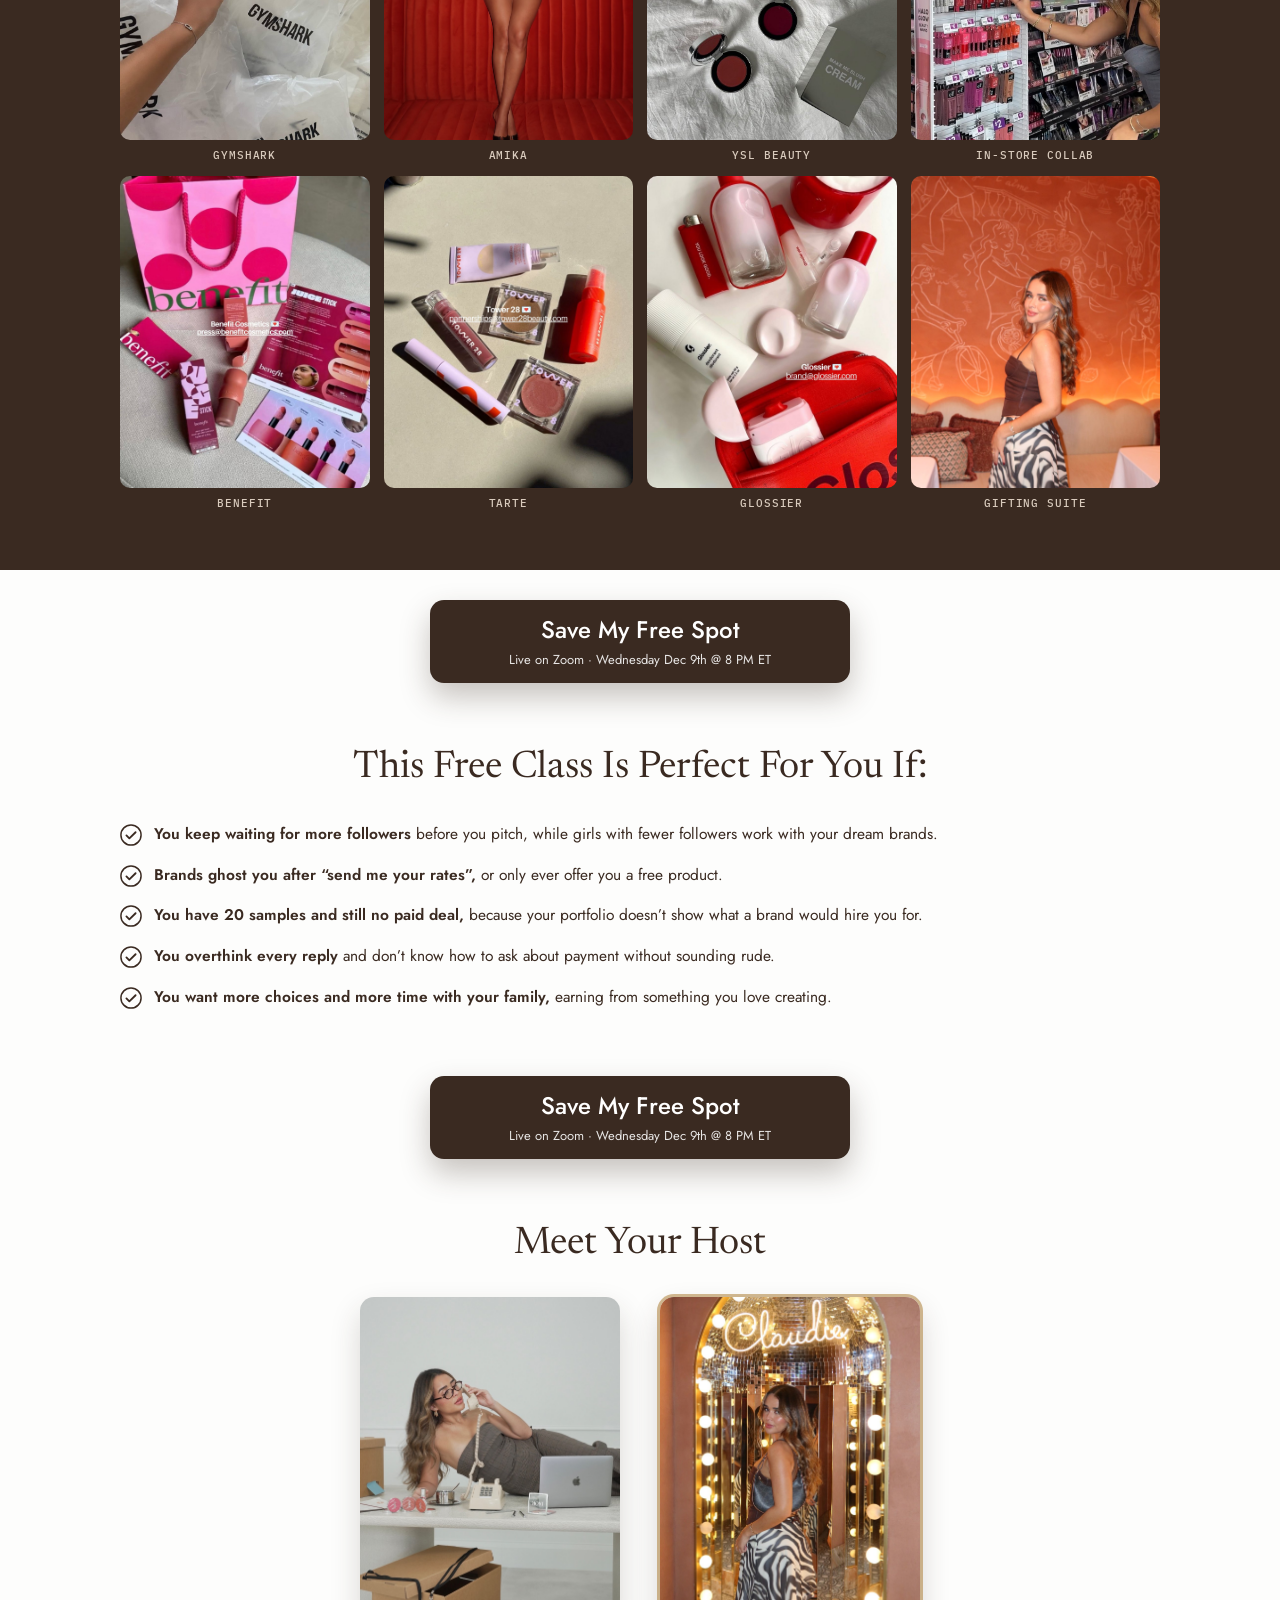
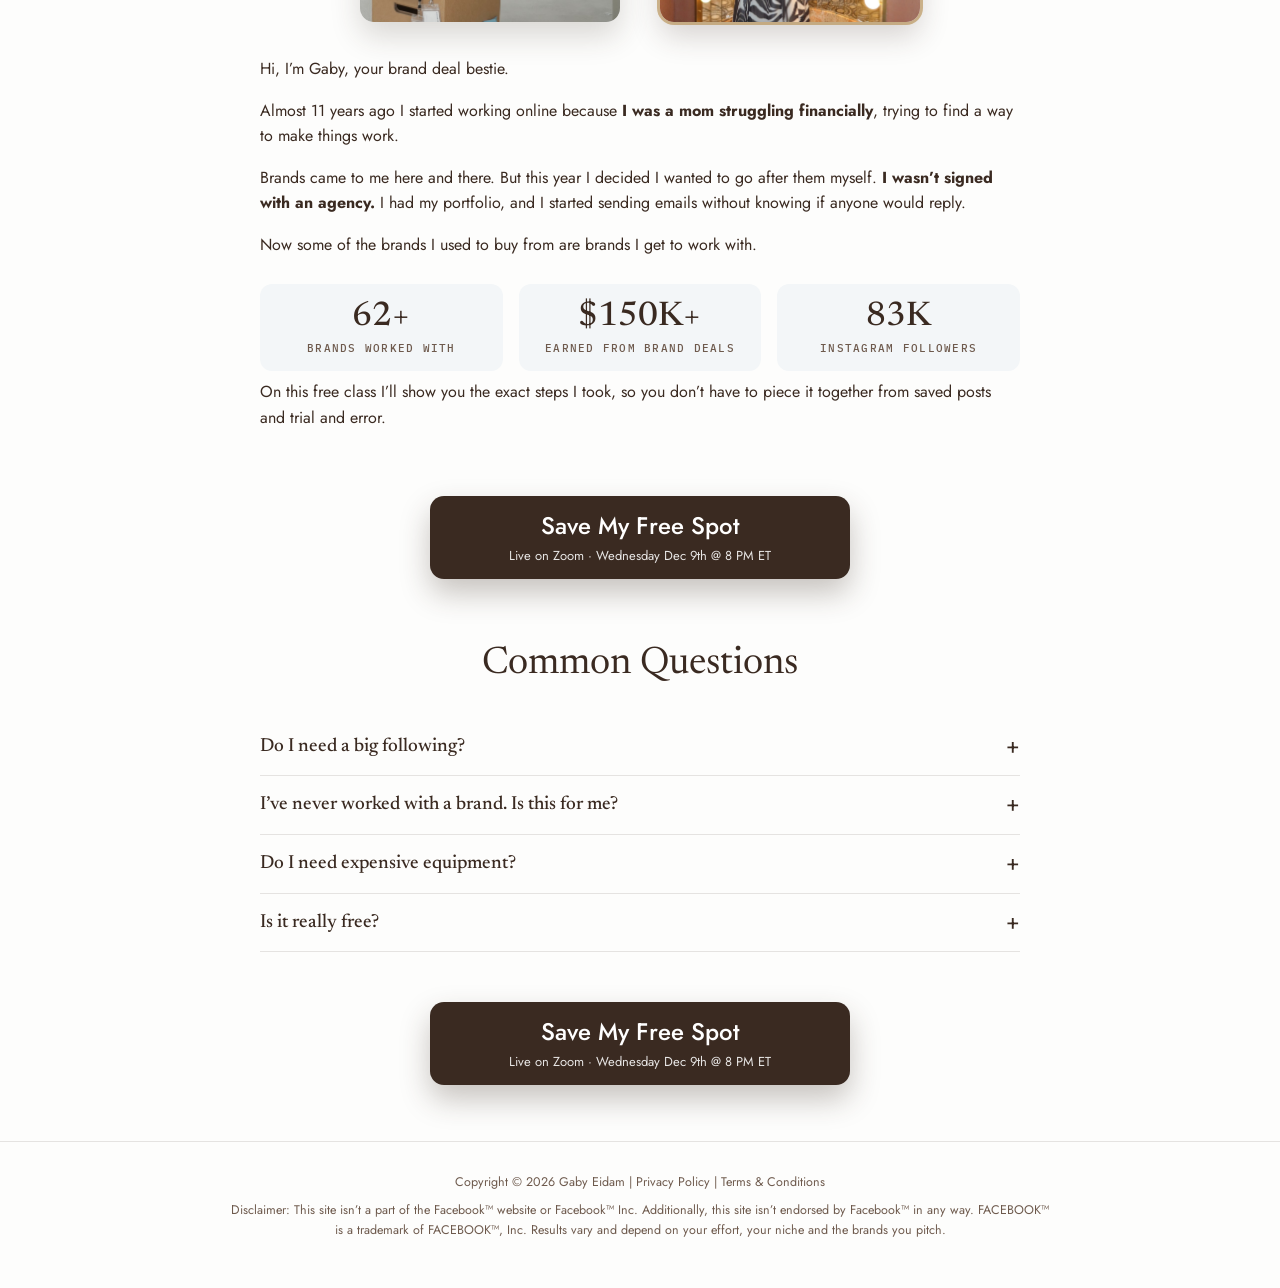
<file: register/index.html>
<!doctype html>
<html lang="en">
<head>
<meta charset="utf-8" />
<meta name="viewport" content="width=device-width, initial-scale=1" />
<title>Free Live Class &middot; Gaby Eidam</title>
<meta name="description" content="Free live class with Gaby Eidam: the proven 3-step system regular girls use to land paid brand deals." />
<meta name="robots" content="noindex, nofollow" />
<link rel="icon" href="../assets/img/favicon.png" type="image/png" />
<link rel="apple-touch-icon" href="../assets/img/apple-touch-icon.png" />
<link rel="preconnect" href="https://fonts.googleapis.com"><link rel="preconnect" href="https://fonts.gstatic.com" crossorigin>
<link href="https://fonts.googleapis.com/css2?family=Newsreader:ital,opsz,wght@0,6..72,400;0,6..72,500;0,6..72,600;1,6..72,400;1,6..72,500&family=Jost:wght@300;400;500;600&family=IBM+Plex+Mono:wght@400;500&display=swap" rel="stylesheet">
<style>
:root{--bg:#fdfdfc;--blush:#f3f6f8;--ink:#3a2a21;--mute:#6e5a4d;--red:#3a2a21;--red2:#2a1d16;--wine:#3a2a21;--gold:#b9a28c;--gold2:#d9cbbd;--slate:#8a9fae;--line:rgba(58,42,33,.12)}
*{box-sizing:border-box}html,body{margin:0}
body{background:var(--bg);color:var(--ink);font:400 16px/1.6 Jost,system-ui,sans-serif;-webkit-font-smoothing:antialiased}
img{max-width:100%;display:block}
h1,h2,h3{font-family:Newsreader,Georgia,serif;font-weight:400;margin:0;line-height:1.22}
.wrap{max-width:1080px;margin:0 auto;padding:0 20px}
.bar{background:var(--red);color:#fff;text-align:center;padding:12px 16px;font:500 15px/1.4 Jost}
.bar b{display:block;font-weight:500;opacity:.92}
.hero{text-align:center;padding:40px 0 10px}
.hero h1{font-size:clamp(28px,4.2vw,46px);max-width:960px;margin:0 auto}
.hero h1 strong{font-weight:700}
.hero .sub{max-width:720px;margin:18px auto 0;font:400 17px/1.55 Newsreader,serif;color:var(--mute)}
.learn{display:grid;grid-template-columns:330px 1fr;gap:44px;align-items:start;padding:36px 0 10px}
.learn__ph{border-radius:14px;overflow:hidden;box-shadow:0 18px 40px rgba(58,42,33,.18);position:sticky;top:20px}
.learn__ph img{width:100%;aspect-ratio:4/5;object-fit:cover;object-position:50% 25%}
.learn h2{font-size:clamp(24px,2.8vw,32px);font-weight:700;margin-bottom:18px}
ul.ck{list-style:none;margin:0;padding:0}
ul.ck li{display:flex;gap:12px;margin:0 0 16px}
ul.ck svg{flex:0 0 22px;width:22px;height:22px;color:var(--red);margin-top:2px}
ul.ck p{margin:0;font-size:15.5px}
ul.ck b{font-weight:600}
.bonus u{text-decoration-color:var(--gold);text-underline-offset:3px}
.cta{text-align:center;padding:30px 0 6px}
.btn{appearance:none;border:0;cursor:pointer;background:var(--red);color:#fff;border-radius:14px;padding:16px 46px 14px;box-shadow:0 14px 30px rgba(58,42,33,.28);font-family:Jost;min-width:min(420px,100%)}
.btn__t{display:flex;align-items:center;justify-content:center;gap:12px;font:500 24px/1.2 Jost}
.btn__t svg{width:24px;height:24px}
.btn__s{display:block;font:400 13px/1.4 Jost;opacity:.88;margin-top:6px}
.btn:hover{filter:brightness(1.06)}
.cd{display:inline-block;margin:18px auto 0;background:var(--wine);color:#fff;border-radius:14px;padding:14px 22px 12px;box-shadow:0 10px 26px rgba(58,42,33,.3)}
.cdw{text-align:center}
.cd__t{margin:0 0 10px;font:600 11px/1 Jost;letter-spacing:.14em;text-transform:uppercase;display:flex;align-items:center;gap:8px;justify-content:center}
.cd__t i{width:8px;height:8px;border-radius:50%;background:var(--gold2);box-shadow:0 0 0 3px rgba(231,200,141,.25)}
.cd__row{display:flex;gap:10px;justify-content:center}
.cd__row div{text-align:center}
.cd__row b{display:block;min-width:52px;padding:10px 6px;background:var(--gold2);color:var(--wine);border-radius:8px;font:700 24px/1 Jost}
.cd__row span{display:block;margin-top:6px;font:600 10px/1 Jost;letter-spacing:.12em;text-transform:uppercase;opacity:.75}
.quotes{display:grid;grid-template-columns:1fr 1fr;gap:20px;padding:34px 0 50px}
.qc{background:var(--red);color:#fff;border-radius:16px;padding:26px 26px 22px;box-shadow:0 14px 30px rgba(58,42,33,.22)}
.qc .qm{margin:0;font:700 44px/0.6 Newsreader,serif;color:var(--gold2)}
.qc blockquote{margin:12px 0 18px;font:400 17px/1.55 Newsreader,serif}
.qc .who{display:flex;align-items:center;gap:12px;font-size:13px;line-height:1.4}
.qc .who i{width:46px;height:46px;border-radius:50%;background:var(--gold2);color:var(--wine);display:grid;place-items:center;font:700 18px Newsreader,serif;font-style:normal}
.qc .stars{color:var(--gold2);letter-spacing:4px;margin-top:4px}
.dark{background:var(--wine);color:#fff;padding:60px 0}
.dark h2{text-align:center;font-size:clamp(24px,3vw,34px);font-weight:700;max-width:820px;margin:0 auto}
.vid{max-width:420px;margin:30px auto 10px;border-radius:12px;overflow:hidden;position:relative}
.vid img{width:100%;aspect-ratio:9/12;object-fit:cover;object-position:50% 25%}
.vid span{position:absolute;left:50%;top:50%;transform:translate(-50%,-50%);width:74px;height:52px;border-radius:10px;background:var(--red);display:grid;place-items:center}
.vid span::after{content:"";border-left:18px solid #fff;border-top:11px solid transparent;border-bottom:11px solid transparent;margin-left:4px}
.note{text-align:center;font:italic 400 15px/1.5 Newsreader,serif;color:rgba(255,255,255,.8);margin:18px auto 0;max-width:620px}
.row{display:grid;grid-template-columns:1fr 1fr;gap:44px;align-items:center;padding:44px 0;border-bottom:1px solid rgba(231,200,141,.22)}
.row:last-child{border-bottom:0}
.row.rev .row__shot{order:2}
.row__shot{background:#fff;border-radius:12px;padding:10px;box-shadow:0 18px 40px rgba(0,0,0,.35)}
.row__shot img{width:100%;border-radius:6px;max-height:520px;object-fit:cover;object-position:50% 0}
.row__role{color:var(--gold2);font-size:14px;margin:0 0 6px}
.row h3{font-size:clamp(28px,3.2vw,40px)}
.row blockquote{margin:18px 0 0;font-size:16px;line-height:1.65;color:rgba(255,255,255,.9)}
.sec{padding:56px 0 20px}
.sec h2{text-align:center;font-size:clamp(26px,3.2vw,38px);margin-bottom:30px}
.fit{max-width:760px;margin:0 auto}
.fit li p{font-size:16px}
.about{max-width:760px;margin:0 auto}
.duo{display:grid;grid-template-columns:1fr 1fr;gap:40px;max-width:560px;margin:0 auto 34px}
.duo figure{margin:0;text-align:center}
.duo figcaption{font:400 24px/1.2 Newsreader,serif;margin-bottom:12px}
.duo figcaption em{color:var(--red);font-style:normal}
.duo img{width:100%;aspect-ratio:4/5;object-fit:cover;border-radius:14px;box-shadow:0 14px 30px rgba(58,42,33,.18)}
.duo figure:last-child img{box-shadow:0 0 0 3px rgba(180,138,74,.6),0 14px 30px rgba(58,42,33,.2)}
.about p{margin:0 0 16px;font-size:16px}
.press{display:flex;justify-content:center;margin:26px 0 6px}
.press img{max-width:420px;width:100%;border-radius:8px}
.cards{display:grid;grid-template-columns:1fr 1fr;gap:20px}
.card{background:#fff;border:1px solid var(--line);border-radius:16px;padding:24px;box-shadow:0 10px 24px rgba(58,42,33,.06)}
.card .role{color:var(--red);font-size:13px;margin:0}
.card h3{font-size:26px;margin:4px 0 12px}
.card blockquote{margin:0;font-size:15.5px;color:var(--mute)}
.sub2{text-align:center;color:var(--mute);font:italic 400 17px Newsreader,serif;margin:-18px 0 28px}
.wall{display:grid;grid-template-columns:repeat(3,1fr);gap:18px}
.wall figure{margin:0;background:#fff;border:1px solid var(--line);border-radius:14px;padding:10px;box-shadow:0 10px 24px rgba(58,42,33,.06)}
.wall img{width:100%;border-radius:8px}
.wall figcaption{font:italic 400 15px/1.4 Newsreader,serif;text-align:center;padding:10px 4px 2px}
.foot{margin-top:50px;padding:30px 20px 40px;text-align:center;font-size:12.5px;color:var(--mute);border-top:1px solid var(--line)}
.foot p{max-width:820px;margin:0 auto 8px}
.mo{position:fixed;inset:0;background:rgba(58,42,33,.62);display:none;align-items:flex-start;justify-content:center;z-index:50;padding:40px 16px;overflow:auto}
.mo.open{display:flex}
.mo-box{background:#fff;border-radius:12px;max-width:560px;width:100%;padding:30px 28px 22px;position:relative;text-align:center}
.mo-x{position:absolute;right:10px;top:6px;border:0;background:none;font-size:30px;cursor:pointer;color:var(--ink)}
.mo h3{font-size:22px;margin-bottom:14px}
.mo .pill{display:inline-flex;gap:10px;align-items:center;border:1px solid var(--line);border-radius:10px;padding:8px 14px;font:600 11px/1.3 Jost;box-shadow:0 4px 12px rgba(0,0,0,.06);margin-bottom:20px}
.mo .pill i{font-style:normal;color:var(--red);letter-spacing:.12em;text-transform:uppercase;padding-right:10px;border-right:1px solid var(--line)}
.mo input{display:block;width:100%;max-width:400px;margin:0 auto 10px;padding:13px 14px;border:1px solid #d9cfcb;border-radius:8px;font:400 15px Jost;box-shadow:0 2px 6px rgba(0,0,0,.05)}
.mo input.err{border-color:var(--red)}
.mo .er{color:var(--red);font-size:13px;min-height:18px;margin:2px 0 6px}
.mo .btn{min-width:0;width:100%;max-width:400px;padding:15px 20px;border-radius:40px}
.mo .btn__t{font:700 17px Jost;text-transform:uppercase;letter-spacing:.02em}
.mo .fine{font-size:10.5px;color:var(--mute);max-width:400px;margin:12px auto 0;line-height:1.5}
@media (max-width:820px){
 .learn{grid-template-columns:1fr;gap:24px}.learn__ph{position:static;max-width:340px;margin:0 auto}
 .quotes,.cards,.row{grid-template-columns:1fr}.row{gap:22px}.row.rev .row__shot{order:0}
 .wall{grid-template-columns:1fr 1fr}
 .btn__t{font-size:20px}.btn{padding:14px 22px 12px}
}
@media (max-width:480px){.wall{grid-template-columns:1fr}.duo{gap:16px}.duo figcaption{font-size:19px}.cd__row b{min-width:44px;font-size:20px}}

.hero .eyebrow{font:500 12px/1 "IBM Plex Mono",monospace;letter-spacing:.18em;text-transform:uppercase;color:var(--mute);margin:0 0 16px}
.learn ol{list-style:none;margin:0;padding:0;counter-reset:n}
.learn ol li{display:grid;grid-template-columns:44px 1fr;gap:14px;margin:0 0 18px}
.learn ol li::before{counter-increment:n;content:"0" counter(n);font:500 14px/1 "IBM Plex Mono",monospace;color:var(--mute);padding-top:6px}
.learn ol b{display:block;font:500 20px/1.3 Newsreader,serif}
.learn ol p{margin:4px 0 0;font-size:15.5px;color:var(--mute)}
.stats{display:grid;grid-template-columns:repeat(3,1fr);gap:16px;margin:26px 0 8px}
.stats div{background:var(--blush);border-radius:12px;padding:16px 10px;text-align:center}
.stats b{display:block;font:500 34px/1 Newsreader,serif}
.stats span{display:block;margin-top:8px;font:500 10.5px/1.3 "IBM Plex Mono",monospace;letter-spacing:.12em;text-transform:uppercase;color:var(--mute)}
.prwall{display:grid;grid-template-columns:repeat(4,1fr);gap:14px}
.prwall figure{margin:0}
.prwall img{width:100%;aspect-ratio:4/5;object-fit:cover;border-radius:10px}
.prwall figcaption{font:500 11px/1.3 "IBM Plex Mono",monospace;letter-spacing:.08em;text-transform:uppercase;color:var(--mute);text-align:center;padding-top:8px}
.dark .prwall figcaption{color:var(--gold2)}
.faq{max-width:760px;margin:0 auto}
.faq details{border-bottom:1px solid var(--line);padding:16px 0}
.faq summary{cursor:pointer;font:500 19px/1.35 Newsreader,serif;list-style:none;display:flex;justify-content:space-between;gap:16px}
.faq summary::after{content:"+";font:400 22px/1 Jost}
.faq details[open] summary::after{content:"\2013"}
.faq p{margin:10px 0 0;color:var(--mute)}
@media (max-width:820px){.prwall{grid-template-columns:1fr 1fr}.stats b{font-size:26px}}
</style>
</head>
<body>
<div class="bar">For Girls Who Want To Get Paid By The Brands They Already Buy From&hellip;<b data-when-long>Wednesday November 4th, 8 PM ET</b></div>
<main>
<div class="wrap">
  <section class="hero">
    <p class="eyebrow">Free live class with Gaby Eidam</p>
    <h1><strong>The Proven 3-Step System Regular Girls Use To Land Paid Brand Deals</strong> (Without A Big Following Or An Agency)</h1>
    <p class="sub">&hellip;so you can stop getting ghosted, stop saying yes to gifted-only deals, and finally get paid to create for the brands you love.</p>
  </section>
  <div class="cta"><button type="button" class="btn" data-open-modal><span class="btn__t">Save My Free Spot</span><span class="btn__s">Live on Zoom &middot; <span data-when-short>Wednesday Nov 4th @ 8 PM ET</span></span></button></div>
  <div class="cdw"><div class="cd"><p class="cd__t"><i></i>The live class starts in&hellip;</p><div class="cd__row"><div><b data-cd="d">0</b><span>Days</span></div><div><b data-cd="h">0</b><span>Hours</span></div><div><b data-cd="m">0</b><span>Mins</span></div><div><b data-cd="s">0</b><span>Secs</span></div></div></div></div>
  <section class="learn">
    <div class="learn__ph"><img src="../assets/img/deck/g-phone.jpg" alt="Gaby Eidam"></div>
    <div>
      <h2>On This Free Live Class, You&rsquo;ll Discover&hellip;</h2>
      <ol>
<li><div><b>Create the content brands actually pay for</b><p>Why pretty content alone isn&rsquo;t enough anymore, and the one thing brands need behind every video before they pay for it.</p></div></li>
<li><div><b>Build a portfolio that gets you hired, even with zero brand deals</b><p>How to give every sample a job, using products you already own, so a brand knows exactly what to hire you for.</p></div></li>
<li><div><b>Pitch, price and reply so &ldquo;gifted&rdquo; turns into &ldquo;paid&rdquo;</b><p>What to say when a brand asks for your rate, says it&rsquo;s over budget or offers &ldquo;exposure&rdquo;, so you stop leaving money on the table.</p></div></li>
<li><div><b>Open Q&amp;A: ask me anything about working with brands</b><p>Bring your questions. I&rsquo;ll answer them live.</p></div></li>
</ol>
    </div>
  </section>
  <div class="cta"><button type="button" class="btn" data-open-modal><span class="btn__t">Save My Free Spot</span><span class="btn__s">Live on Zoom &middot; <span data-when-short>Wednesday Nov 4th @ 8 PM ET</span></span></button></div>
</div>
<section class="dark">
  <div class="wrap">
    <h2>Brands That Have Sent Me PR, Invited Me In Or Paid Me To Create</h2>
    <p class="note">(No manager. No agency. Just a portfolio, a phone and the pitches I&rsquo;ll show you on this class.)</p>
    <div class="prwall" style="margin-top:30px">
      <figure><img src="../assets/img/deck/g-gymshark.jpg" alt="Gymshark PR" loading="lazy"><figcaption>Gymshark</figcaption></figure>
      <figure><img src="../assets/img/deck/g-amika.jpg" alt="amika launch event" loading="lazy"><figcaption>amika</figcaption></figure>
      <figure><img src="../assets/img/deck/g-ysl.jpg" alt="YSL Beauty PR" loading="lazy"><figcaption>YSL Beauty</figcaption></figure>
      <figure><img src="../assets/img/deck/g-sephora.jpg" alt="In-store brand collab" loading="lazy"><figcaption>In-store collab</figcaption></figure>
      <figure><img src="../assets/img/deck/g-pr1.jpg" alt="Benefit PR" loading="lazy"><figcaption>Benefit</figcaption></figure>
      <figure><img src="../assets/img/deck/g-pr2.jpg" alt="Tarte PR" loading="lazy"><figcaption>Tarte</figcaption></figure>
      <figure><img src="../assets/img/deck/g-pr4.jpg" alt="Glossier PR" loading="lazy"><figcaption>Glossier</figcaption></figure>
      <figure><img src="../assets/img/deck/g-dinner.jpg" alt="Brand gifting event" loading="lazy"><figcaption>Gifting suite</figcaption></figure>
    </div>
  </div>
</section>
<div class="wrap">
  <div class="cta"><button type="button" class="btn" data-open-modal><span class="btn__t">Save My Free Spot</span><span class="btn__s">Live on Zoom &middot; <span data-when-short>Wednesday Nov 4th @ 8 PM ET</span></span></button></div>
  <section class="sec">
    <h2>This Free Class Is Perfect For You If:</h2>
    <ul class="ck"><li><svg viewBox="0 0 24 24" aria-hidden="true"><circle cx="12" cy="12" r="11" fill="none" stroke="currentColor" stroke-width="1.6"/><path d="M7 12.5l3.2 3.2L17 9" fill="none" stroke="currentColor" stroke-width="2" stroke-linecap="round" stroke-linejoin="round"/></svg><p><b>You keep waiting for more followers</b> before you pitch, while girls with fewer followers work with your dream brands.</p></li><li><svg viewBox="0 0 24 24" aria-hidden="true"><circle cx="12" cy="12" r="11" fill="none" stroke="currentColor" stroke-width="1.6"/><path d="M7 12.5l3.2 3.2L17 9" fill="none" stroke="currentColor" stroke-width="2" stroke-linecap="round" stroke-linejoin="round"/></svg><p><b>Brands ghost you after &ldquo;send me your rates&rdquo;,</b> or only ever offer you a free product.</p></li><li><svg viewBox="0 0 24 24" aria-hidden="true"><circle cx="12" cy="12" r="11" fill="none" stroke="currentColor" stroke-width="1.6"/><path d="M7 12.5l3.2 3.2L17 9" fill="none" stroke="currentColor" stroke-width="2" stroke-linecap="round" stroke-linejoin="round"/></svg><p><b>You have 20 samples and still no paid deal,</b> because your portfolio doesn&rsquo;t show what a brand would hire you for.</p></li><li><svg viewBox="0 0 24 24" aria-hidden="true"><circle cx="12" cy="12" r="11" fill="none" stroke="currentColor" stroke-width="1.6"/><path d="M7 12.5l3.2 3.2L17 9" fill="none" stroke="currentColor" stroke-width="2" stroke-linecap="round" stroke-linejoin="round"/></svg><p><b>You overthink every reply</b> and don&rsquo;t know how to ask about payment without sounding rude.</p></li><li><svg viewBox="0 0 24 24" aria-hidden="true"><circle cx="12" cy="12" r="11" fill="none" stroke="currentColor" stroke-width="1.6"/><path d="M7 12.5l3.2 3.2L17 9" fill="none" stroke="currentColor" stroke-width="2" stroke-linecap="round" stroke-linejoin="round"/></svg><p><b>You want more choices and more time with your family,</b> earning from something you love creating.</p></li></ul>
  </section>
  <div class="cta"><button type="button" class="btn" data-open-modal><span class="btn__t">Save My Free Spot</span><span class="btn__s">Live on Zoom &middot; <span data-when-short>Wednesday Nov 4th @ 8 PM ET</span></span></button></div>
  <section class="sec about">
    <h2>Meet Your Host</h2>
    <div class="duo"><figure><img src="../assets/img/deck/g-desk.jpg" alt="Gaby Eidam" loading="lazy"></figure><figure><img src="../assets/img/deck/g-claudie.jpg" alt="Gaby Eidam at a brand event" loading="lazy"></figure></div>
    <p>Hi, I&rsquo;m Gaby, your brand deal bestie.</p>
    <p>Almost 11 years ago I started working online because <b>I was a mom struggling financially</b>, trying to find a way to make things work.</p>
    <p>Brands came to me here and there. But this year I decided I wanted to go after them myself. <b>I wasn&rsquo;t signed with an agency.</b> I had my portfolio, and I started sending emails without knowing if anyone would reply.</p>
    <p>Now some of the brands I used to buy from are brands I get to work with.</p>
    <div class="stats"><div><b>62+</b><span>Brands worked with</span></div><div><b>$150K+</b><span>Earned from brand deals</span></div><div><b>83K</b><span>Instagram followers</span></div></div>
    <p>On this free class I&rsquo;ll show you the exact steps I took, so you don&rsquo;t have to piece it together from saved posts and trial and error.</p>
  </section>
  <div class="cta"><button type="button" class="btn" data-open-modal><span class="btn__t">Save My Free Spot</span><span class="btn__s">Live on Zoom &middot; <span data-when-short>Wednesday Nov 4th @ 8 PM ET</span></span></button></div>
  <section class="sec">
    <h2>Common Questions</h2>
    <div class="faq">
      <details><summary>Do I need a big following?</summary><p>No. Brands need content, not only followers. Many of them hire UGC creators who never post on their own page.</p></details>
      <details><summary>I&rsquo;ve never worked with a brand. Is this for me?</summary><p>Yes. You can start with your phone and the products you already own. I&rsquo;ll show you where to begin.</p></details>
      <details><summary>Do I need expensive equipment?</summary><p>No. Everything on this class starts with the phone in your hand.</p></details>
      <details><summary>Is it really free?</summary><p>Yes. It&rsquo;s a free live class on Zoom. Save your spot and you&rsquo;ll get the link by email.</p></details>
    </div>
  </section>
  <div class="cta"><button type="button" class="btn" data-open-modal><span class="btn__t">Save My Free Spot</span><span class="btn__s">Live on Zoom &middot; <span data-when-short>Wednesday Nov 4th @ 8 PM ET</span></span></button></div>
</div>
</main>
<footer class="foot">
  <p>Copyright &copy; 2026 Gaby Eidam | Privacy Policy | Terms &amp; Conditions</p>
  <p>Disclaimer: This site isn&rsquo;t a part of the Facebook&trade; website or Facebook&trade; Inc. Additionally, this site isn&rsquo;t endorsed by Facebook&trade; in any way. FACEBOOK&trade; is a trademark of FACEBOOK&trade;, Inc. Results vary and depend on your effort, your niche and the brands you pitch.</p>
</footer>
<div class="mo" id="mo" role="dialog" aria-modal="true" aria-labelledby="moT">
  <div class="mo-box">
    <button type="button" class="mo-x" id="moX" aria-label="Close">&times;</button>
    <h3 id="moT">Save Your Free Spot Below:</h3>
    <div class="pill"><i>Live class</i><span data-when-pill>Wednesday, November 4 &middot; 8:00 PM ET &middot; 5:00 PM PT</span></div>
    <form id="moF" novalidate>
      <input id="moN" type="text" autocomplete="given-name" placeholder="Your First Name...*" aria-label="First name">
      <input id="moL" type="text" autocomplete="family-name" placeholder="Your Last Name...*" aria-label="Last name">
      <input id="moE" type="email" autocomplete="email" placeholder="Your Email Address...*" aria-label="Email address">
      <p class="er" id="moErr" role="alert"></p>
      <button type="submit" class="btn"><span class="btn__t">Save My Free Spot</span></button>
    </form>
    <p class="fine">By submitting this form, you acknowledge that your personal data will be handled in accordance with our Privacy Policy. You can unsubscribe at any time using the link at the bottom of our emails.</p>
  </div>
</div>
<script>
(function(){
  var t=new Date("2026-11-05T01:00:00Z");
  while(t.getTime()<Date.now()) t=new Date(t.getTime()+7*86400000);
  function f(o){try{return t.toLocaleDateString("en-US",Object.assign({timeZone:"America/New_York"},o))}catch(e){return""}}
  var day=f({weekday:"long"}),mon=f({month:"long"}),ms=f({month:"short"}),dd=+f({day:"numeric"});
  var sfx=(dd%10==1&&dd!=11)?"st":(dd%10==2&&dd!=12)?"nd":(dd%10==3&&dd!=13)?"rd":"th";
  if(day){
    document.querySelectorAll("[data-when-long]").forEach(function(e){e.textContent=day+" "+mon+" "+dd+sfx+", 8 PM ET"});
    document.querySelectorAll("[data-when-short]").forEach(function(e){e.textContent=day+" "+ms+" "+dd+sfx+" @ 8 PM ET"});
    document.querySelectorAll("[data-when-pill]").forEach(function(e){e.textContent=day+", "+mon+" "+dd+" · 8:00 PM ET · 5:00 PM PT"});
  }
  var els={d:[],h:[],m:[],s:[]};
  document.querySelectorAll("[data-cd]").forEach(function(e){els[e.getAttribute("data-cd")].push(e)});
  function tick(){var x=Math.max(0,Math.floor((t.getTime()-Date.now())/1000));var v={d:Math.floor(x/86400),h:Math.floor(x%86400/3600),m:Math.floor(x%3600/60),s:x%60};for(var k in v)els[k].forEach(function(e){e.textContent=v[k]})}
  tick();setInterval(tick,1000);
})();
(function(){
  var mo=document.getElementById("mo"),f=document.getElementById("moF"),n=document.getElementById("moN"),e=document.getElementById("moE"),er=document.getElementById("moErr"),last;
  function open(ev){if(ev)ev.preventDefault();last=document.activeElement;mo.classList.add("open");setTimeout(function(){n.focus()},60)}
  function close(){mo.classList.remove("open");if(last&&last.focus)last.focus()}
  document.querySelectorAll("[data-open-modal]").forEach(function(b){b.addEventListener("click",open)});
  document.getElementById("moX").addEventListener("click",close);
  mo.addEventListener("click",function(ev){if(ev.target===mo)close()});
  document.addEventListener("keydown",function(ev){if(ev.key==="Escape"&&mo.classList.contains("open"))close()});
  f.addEventListener("submit",function(ev){
    ev.preventDefault();n.classList.remove("err");e.classList.remove("err");er.textContent="";
    if(!n.value.trim()){n.classList.add("err");er.textContent="Please enter your first name.";n.focus();return}
    if(!/^[^\s@]+@[^\s@]+\.[^\s@]+$/.test(e.value.trim())){e.classList.add("err");er.textContent="Please enter a valid email.";e.focus();return}
    location.href="../thank-you/";
  });
})();
</script>
</body>
</html>
</file>
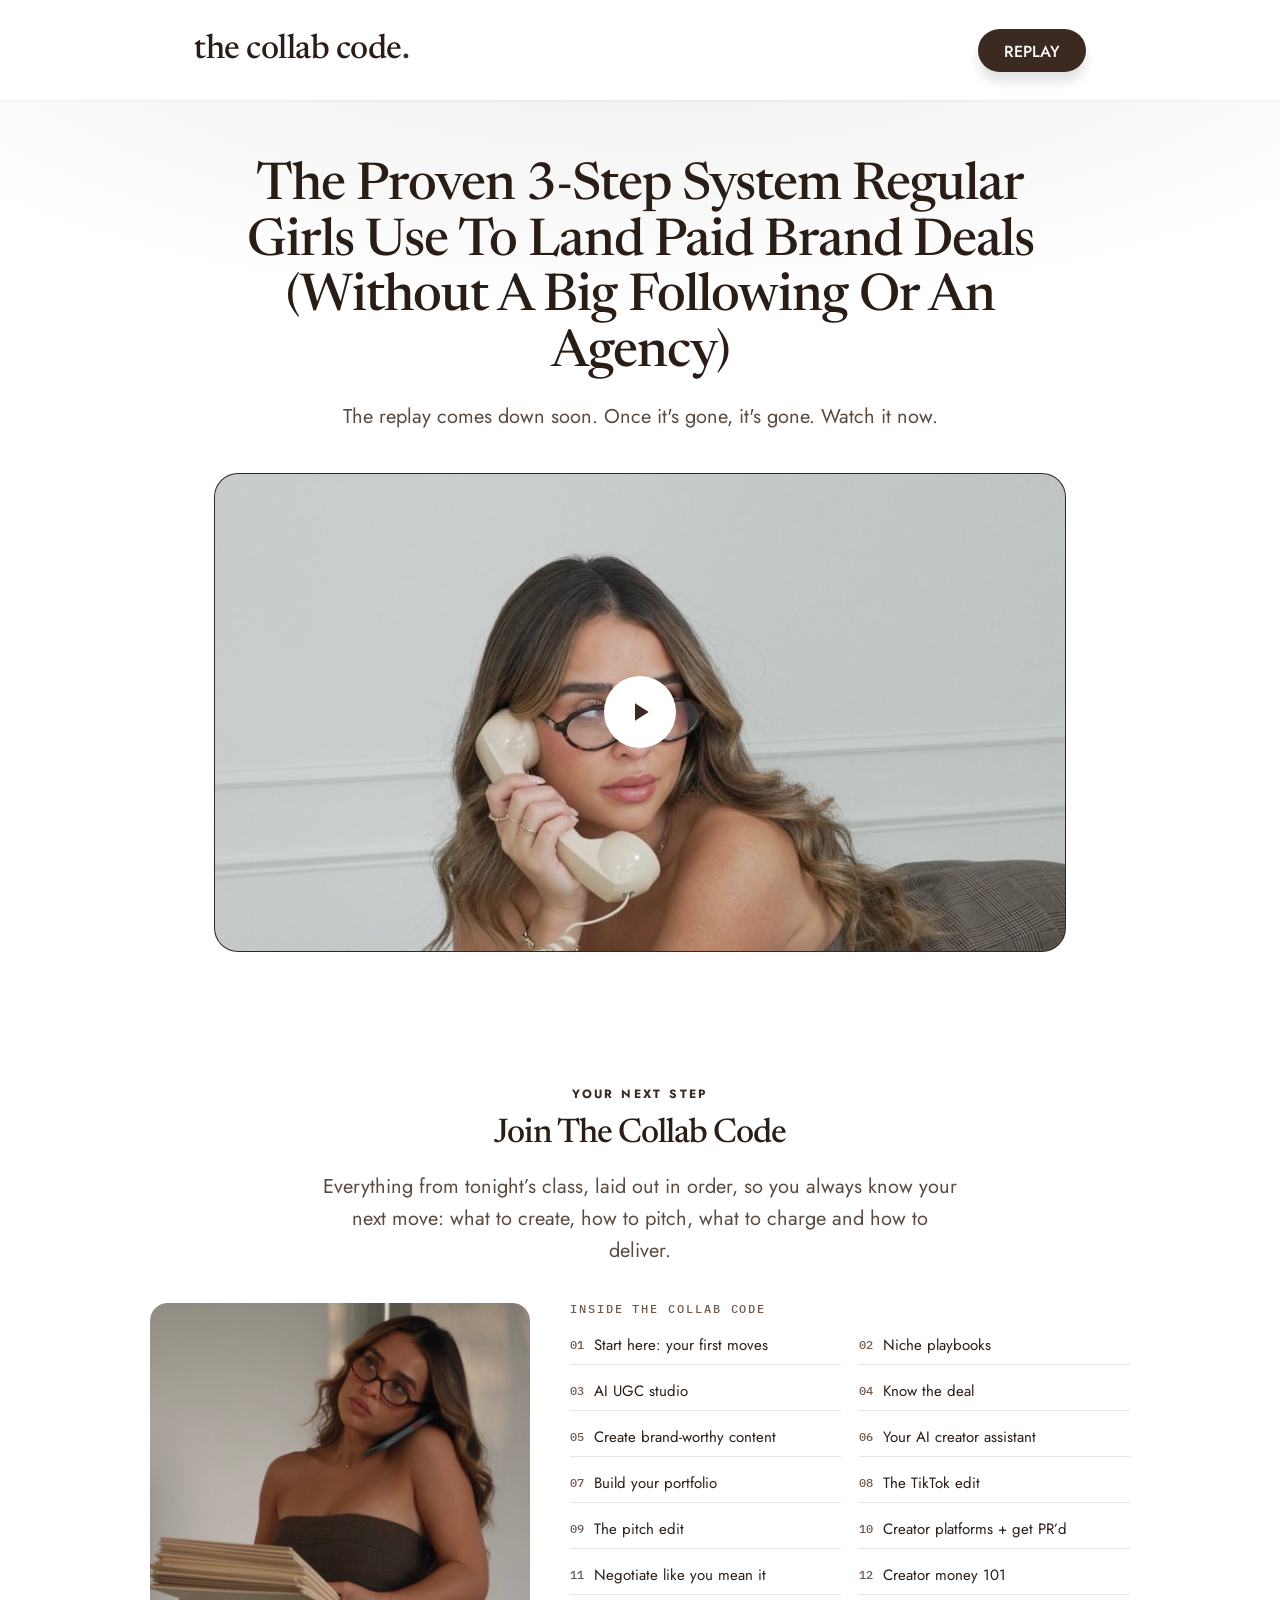
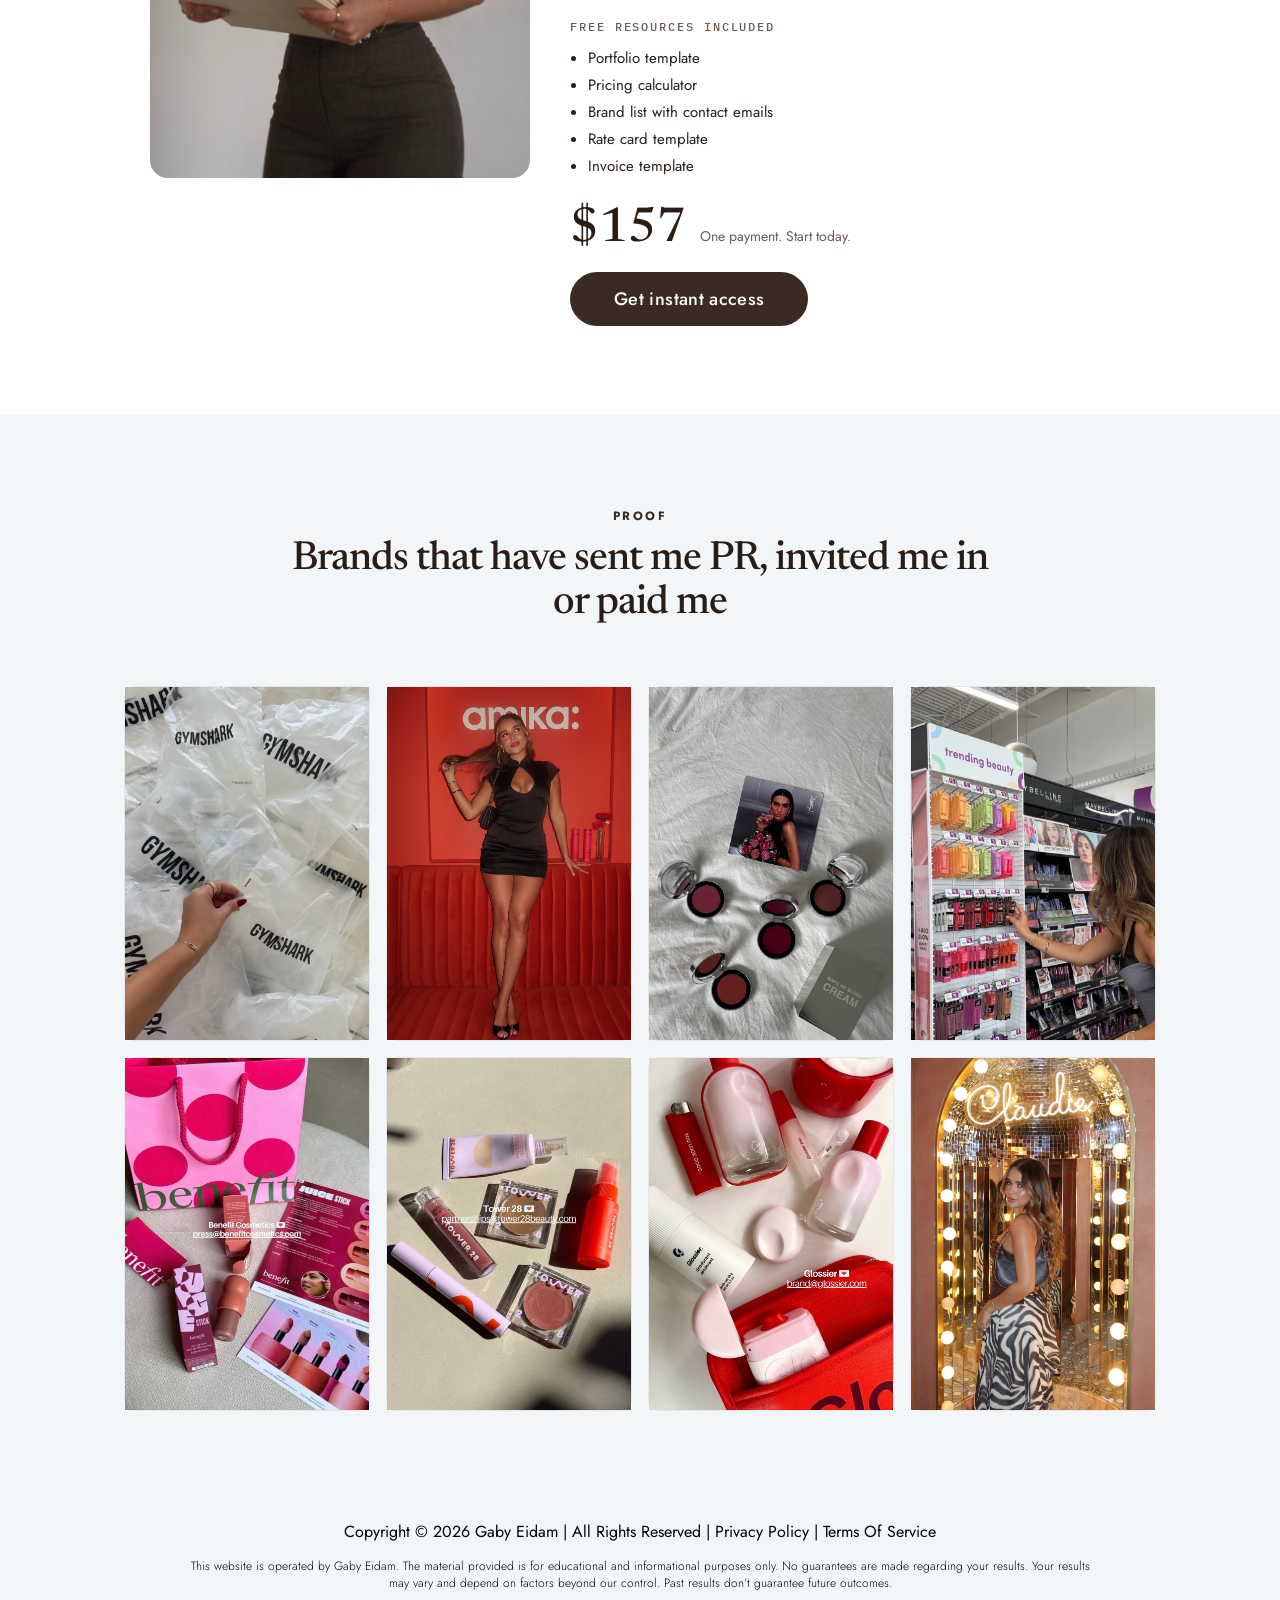
<file: replay/index.html>
<!DOCTYPE html>
<html lang="en">
<head>
<meta charset="utf-8">
<meta name="viewport" content="width=device-width, initial-scale=1, viewport-fit=cover">
<title>Replay &middot; Gaby Eidam&rsquo;s Free Live Class</title>
<meta name="description" content="Watch the replay, then apply below.">
<meta name="robots" content="noindex">
  <link rel="icon" href="../assets/img/favicon.png" type="image/png" />
  <link rel="apple-touch-icon" href="../assets/img/apple-touch-icon.png" />
<script>try{if("scrollRestoration" in history)history.scrollRestoration="manual"}catch(e){}addEventListener("load",function(){if(!location.hash)scrollTo(0,0)});</script>
<link rel="preconnect" href="https://fonts.googleapis.com">
<link rel="preconnect" href="https://fonts.gstatic.com" crossorigin>
<link href="https://fonts.googleapis.com/css2?family=Newsreader:ital,opsz,wght@0,6..72,400;0,6..72,500;0,6..72,600;1,6..72,400;1,6..72,500&family=Jost:wght@300;400;500;600&family=IBM+Plex+Mono:wght@400;500&display=swap" rel="stylesheet">
<link rel="stylesheet" href="../assets/funnel.css?v=1">
<style>
  @font-face{font-family:"SFD";src:url(../assets/fonts/sfpro-bold.woff2) format("woff2");font-weight:700;font-display:swap}
  @font-face{font-family:"Inter";src:url(../assets/fonts/inter-normal.woff2) format("woff2");font-weight:100 900;font-display:swap}
  :root{
    --bg:#fdfdfc;--surface:#ffffff;--surface-2:#f3f6f8;
    --line:rgba(14,13,13,.10);--line-soft:rgba(14,13,13,.06);
    --text:#2a1d16;--text-2:#5a4a3f;--text-3:#6e5a4d;
    --accent:#3a2a21;--accent-2:#8a9fae;--accent-ink:#ffffff;
    --accent-soft:rgba(58,42,33,.10);--accent-glow:rgba(58,42,33,.28);
    --radius:22px;--maxw:1080px;
    --font:Jost,-apple-system,BlinkMacSystemFont,"Segoe UI",Helvetica,Arial,sans-serif;
  }
  h1,h2,h3{font-family:Jost,-apple-system,sans-serif}
  *{box-sizing:border-box}
  html{scroll-behavior:smooth}
  body{margin:0;background:var(--bg);color:var(--text);font-family:var(--font);
    -webkit-font-smoothing:antialiased;line-height:1.6;overflow-x:hidden}
  img{max-width:100%;display:block}
  a{color:inherit;text-decoration:none}
  .wrap{max-width:var(--maxw);margin:0 auto;padding:0 24px}
  .narrow{max-width:900px}
  h1,h2,h3{margin:0;letter-spacing:-.02em}
  h1{font-size:clamp(32px,5vw,52px);line-height:1.07;font-weight:800}
  h2{font-size:clamp(26px,4vw,40px);line-height:1.1;font-weight:800}
  .eyebrow{display:inline-block;font-size:12px;font-weight:700;letter-spacing:.2em;
    text-transform:uppercase;color:var(--accent);margin:0 0 16px}
  .lead{font-size:clamp(17px,2vw,20px);color:var(--text-2);margin:18px 0 0}
  .sec-head{text-align:center;max-width:720px;margin:0 auto 60px}
  .section{padding:88px 0;position:relative}
  .tint{background:radial-gradient(80% 120% at 50% 0%, rgba(255,255,255,.03), transparent 60%)}

  /* topbar (brand + pill = 2 elements → bar allowed) */
  .topbar{border-bottom:1px solid var(--line);background:rgba(251,247,243,.86);backdrop-filter:blur(8px)}
  .topbar .row{display:flex;align-items:center;justify-content:space-between;height:66px}
  .brand{display:inline-flex;align-items:center;gap:10px;font-weight:700;font-size:18px}
  .brand .mark{width:26px;height:26px;color:var(--accent)}
  .pill{display:inline-flex;align-items:center;gap:9px;font-size:12.5px;font-weight:700;
    letter-spacing:.08em;text-transform:uppercase;color:var(--accent);
    background:var(--accent-soft);border:1px solid color-mix(in srgb,var(--accent) 30%,transparent);
    border-radius:999px;padding:7px 15px}
  .pill .dot{width:7px;height:7px;border-radius:50%;background:var(--accent);
    box-shadow:0 0 0 4px var(--accent-soft)}

  /* hero + replay video */
  .hero{text-align:center;padding:60px 0 40px;position:relative;overflow:hidden}
  .hero::before{content:"";position:absolute;inset:0;pointer-events:none;
    background:radial-gradient(120% 70% at 50% -18%, var(--accent-soft), transparent 60%)}
  .hero .wrap{position:relative}
  .replay-frame{aspect-ratio:16/9;margin:40px auto 0;max-width:900px;border-radius:16px;
    overflow:hidden;position:relative;border:1px solid var(--line);
    background:#3a2a21;display:grid;place-items:center}
  .vplay{width:72px;height:72px;border-radius:50%;background:rgba(255,255,255,.95);
    color:#0b0c0e;display:grid;place-items:center;box-shadow:0 14px 40px rgba(0,0,0,.55)}
  .slot-label{font-size:12px;letter-spacing:.08em;text-transform:uppercase;color:var(--text-3)}

  /* apply section */
  .apply-head{text-align:center;max-width:640px;margin:0 auto 36px}
  .apply-head h2{font-size:clamp(24px,3.4vw,34px)}

  /* =====================================================================
     TYPEFORM MOCKUP, mimics a real single-question Typeform slide
     ===================================================================== */
  .typeform{max-width:760px;margin:0 auto;background:#fff;color:#2b2b31;border-radius:16px;
    position:relative;overflow:hidden;min-height:480px;
    box-shadow:0 30px 80px -34px rgba(0,0,0,.75);border:1px solid rgba(0,0,0,.08);
    display:flex;flex-direction:column}
  .tf-slide{flex:1;display:none;flex-direction:column;justify-content:center;
    padding:64px 60px;max-width:640px}
  .tf-slide.active{display:flex;animation:tfIn .38s cubic-bezier(.22,.61,.36,1)}
  @keyframes tfIn{from{opacity:0;transform:translateY(10px)}to{opacity:1;transform:none}}
  /* completion state */
  .tf-done{flex:1;display:none;flex-direction:column;align-items:center;justify-content:center;
    text-align:center;padding:64px 60px}
  .tf-done.active{display:flex;animation:tfIn .5s cubic-bezier(.22,.61,.36,1)}
  .tf-done .chk{width:66px;height:66px;border-radius:50%;margin-bottom:22px;display:grid;
    place-items:center;background:color-mix(in srgb,var(--accent) 15%,#fff);color:var(--accent)}
  .tf-done .chk svg{width:33px;height:33px}
  .tf-done h3{font-size:26px;font-weight:600;color:#33333b;letter-spacing:-.01em;line-height:1.25}
  .tf-done p{font-size:16px;color:#8a8a93;margin:10px 0 0}
  .tf-qnum{display:inline-flex;align-items:center;gap:6px;color:var(--accent);
    font-size:15px;font-weight:600;margin-bottom:14px}
  .tf-qnum svg{width:15px;height:15px}
  .tf-q{font-size:27px;font-weight:600;line-height:1.28;color:#33333b;letter-spacing:-.01em}
  .tf-q .req{color:var(--accent)}
  .tf-desc{font-size:15px;color:#8a8a93;margin-top:8px}
  .tf-opts{margin-top:26px;display:flex;flex-direction:column;gap:12px}
  .tf-opt{display:flex;align-items:center;gap:12px;padding:12px 14px;cursor:pointer;
    border:1.5px solid color-mix(in srgb,var(--accent) 45%,#fff);border-radius:9px;
    background:color-mix(in srgb,var(--accent) 6%,#fff);
    color:color-mix(in srgb,var(--accent) 88%,#111);font-size:16px;font-weight:500;
    transition:background .15s ease,border-color .15s ease}
  .tf-opt:hover{background:color-mix(in srgb,var(--accent) 14%,#fff)}
  .tf-opt.sel{background:color-mix(in srgb,var(--accent) 22%,#fff);border-color:var(--accent)}
  .tf-key{flex:none;width:26px;height:26px;border-radius:6px;display:grid;place-items:center;
    border:1.5px solid color-mix(in srgb,var(--accent) 45%,#fff);font-size:13px;font-weight:700;
    color:color-mix(in srgb,var(--accent) 88%,#111);background:#fff}
  .tf-opt .tick{margin-left:auto;width:18px;height:18px;color:var(--accent);opacity:0}
  .tf-opt.sel .tick{opacity:1}
  .tf-actions{display:flex;align-items:center;gap:16px;margin-top:30px}
  .tf-ok{display:inline-flex;align-items:center;gap:8px;background:var(--accent);color:#fff;
    font-weight:700;font-size:16px;border:none;border-radius:7px;padding:11px 22px;cursor:pointer;
    box-shadow:0 3px 0 color-mix(in srgb,var(--accent) 60%,#000)}
  .tf-ok:hover{filter:brightness(1.04)}
  .tf-hint{font-size:14px;color:#9a9aa2;display:flex;align-items:center;gap:6px}
  .tf-hint kbd{display:inline-flex;align-items:center;gap:4px;border:1px solid #d3d3d8;
    border-radius:4px;padding:1px 6px;font-size:12px;font-family:inherit;color:#6b6b73}
  /* progress + nav */
  .tf-bottom{position:absolute;left:0;right:0;bottom:0}
  .tf-progress{height:5px;background:#ececf0}
  .tf-progress i{display:block;height:100%;width:20%;background:var(--accent);
    border-radius:0 3px 3px 0;transition:width .3s ease}
  .tf-brandbar{display:flex;align-items:center;justify-content:space-between;padding:12px 18px}
  .tf-brand{display:flex;align-items:center;gap:8px;font-size:13px;font-weight:700;color:#4a4a52}
  .tf-brand svg{width:18px;height:18px}
  .tf-nav{display:flex;gap:8px}
  .tf-nav button{width:34px;height:30px;border:none;background:var(--accent);color:#fff;
    border-radius:5px;display:grid;place-items:center;cursor:pointer;opacity:.9}
  .tf-nav button:first-child{opacity:.5}
  .tf-nav svg{width:16px;height:16px}

  /* routing connector */
  .route-note{display:flex;align-items:center;justify-content:center;gap:12px;
    margin:26px auto;max-width:760px;color:var(--text-3);font-size:13px;
    letter-spacing:.06em;text-transform:uppercase;font-weight:600}
  .route-note::before,.route-note::after{content:"";flex:1;height:1px;
    background:linear-gradient(90deg,transparent,var(--line),transparent)}

  /* =====================================================================
     CALENDLY MOCKUP, mimics a real Calendly booking embed
     ===================================================================== */
  .calendly{max-width:900px;margin:0 auto;background:#fff;color:#0a2540;border-radius:14px;
    overflow:hidden;border:1px solid rgba(0,0,0,.1);box-shadow:0 30px 80px -34px rgba(0,0,0,.75);
    display:grid;grid-template-columns:280px 1fr 210px;min-height:440px;font-size:14px}
  .cy-info{padding:26px 24px;border-right:1px solid #eef0f2}
  .cy-host{display:flex;align-items:center;gap:10px;margin-bottom:18px}
  .cy-host .av{width:34px;height:34px;border-radius:50%;background:#e6ecf5;overflow:hidden;
    display:grid;place-items:center;font-weight:700;color:#0a2540;font-size:14px}
  .cy-host .av img{width:100%;height:100%;object-fit:cover}
  .cy-hostname{font-size:14px;color:#6b7785;font-weight:600}
  .cy-title{font-size:22px;font-weight:700;color:#1a1a1a;line-height:1.2;margin:2px 0 18px}
  .cy-meta{display:flex;flex-direction:column;gap:12px;color:#4a5561;font-size:14.5px}
  .cy-meta div{display:flex;align-items:flex-start;gap:10px}
  .cy-meta svg{width:19px;height:19px;flex:none;color:#4a5561;margin-top:1px}
  .cy-desc{margin-top:22px;font-size:13.5px;color:#6b7785;line-height:1.5}
  /* calendar */
  .cy-cal{padding:26px 26px 20px}
  .cy-cal h4{margin:0 0 18px;font-size:17px;font-weight:700;color:#1a1a1a}
  .cy-month{display:flex;align-items:center;justify-content:space-between;margin-bottom:14px}
  .cy-month b{font-size:15px;font-weight:700;color:#1a1a1a}
  .cy-month .nav{display:flex;gap:6px}
  .cy-month .nav button{width:30px;height:30px;border:none;background:transparent;border-radius:50%;
    color:#006BFF;cursor:pointer;display:grid;place-items:center}
  .cy-month .nav button:hover{background:#eef4ff}
  .cy-month .nav svg{width:16px;height:16px}
  .cy-dow{display:grid;grid-template-columns:repeat(7,1fr);gap:4px;margin-bottom:6px}
  .cy-dow span{text-align:center;font-size:11px;font-weight:700;color:#8b98a5;letter-spacing:.02em}
  .cy-grid{display:grid;grid-template-columns:repeat(7,1fr);gap:4px}
  .cy-day{aspect-ratio:1;display:grid;place-items:center;font-size:14px;border-radius:50%;
    color:#c5ccd3;font-weight:600}
  .cy-day.av{color:#006BFF;background:#eef4ff;cursor:pointer;font-weight:700}
  .cy-day.av:hover{background:#dbe8ff}
  .cy-day.sel{background:#006BFF;color:#fff}
  /* times */
  .cy-times{padding:26px 20px;border-left:1px solid #eef0f2;display:flex;flex-direction:column}
  .cy-times .lab{font-size:14px;font-weight:700;color:#1a1a1a;margin-bottom:4px}
  .cy-times .fmt{font-size:12.5px;color:#8b98a5;margin-bottom:14px}
  .cy-slot{border:1.5px solid #d3dce4;color:#006BFF;font-weight:700;text-align:center;
    padding:11px;border-radius:8px;margin-bottom:10px;cursor:pointer;font-size:14.5px;background:#fff}
  .cy-slot:hover{border-color:#006BFF}
  .cy-foot{grid-column:1/-1;border-top:1px solid #eef0f2;display:flex;align-items:center;
    justify-content:flex-end;padding:10px 22px}
  .cy-brand{display:flex;align-items:center;gap:7px;font-size:12px;color:#6b7785;font-weight:600}
  .cy-brand svg{width:18px;height:18px}
  .cy-slot.sel{border-color:#006BFF;background:#eef4ff;color:#0057cc}
  .cy-confirm{margin-top:auto;background:#006BFF;color:#fff;font-weight:700;border:none;
    border-radius:8px;padding:12px;cursor:pointer;font-size:15px;opacity:0;pointer-events:none;
    transform:translateY(4px);transition:opacity .22s ease,transform .22s ease}
  .cy-confirm.on{opacity:1;pointer-events:auto;transform:none}
  .cy-confirm:hover{background:#0057cc}
  /* booked confirmation state (replaces the picker on confirm) */
  .cy-booked{display:none;grid-column:1/-1;flex-direction:column;align-items:center;
    justify-content:center;text-align:center;padding:60px 30px;min-height:440px}
  .calendly.booked .cy-info,.calendly.booked .cy-cal,.calendly.booked .cy-times{display:none}
  .calendly.booked .cy-booked{display:flex;animation:tfIn .45s cubic-bezier(.22,.61,.36,1)}
  .cy-check{width:62px;height:62px;border-radius:50%;background:#e7f0ff;color:#006BFF;
    display:grid;place-items:center;margin-bottom:20px}
  .cy-check svg{width:31px;height:31px}
  .cy-booked h3{font-size:24px;color:#1a1a1a;font-weight:700}
  .cy-booked p{color:#4a5561;margin:11px 0 22px;font-size:15px}
  .cy-booked p b{color:#1a1a1a}
  .cy-addcal{display:inline-flex;background:#006BFF;color:#fff;font-weight:700;
    padding:11px 24px;border-radius:8px;font-size:14.5px}
  .cy-addcal:hover{background:#0057cc}

  /* booking step, hidden until the application is completed */
  .booking{margin-top:72px}
  .booking[hidden]{display:none}
  .booking.reveal{animation:revealUp .55s cubic-bezier(.22,.61,.36,1)}
  @keyframes revealUp{from{opacity:0;transform:translateY(22px)}to{opacity:1;transform:none}}
  .booking-head{text-align:center;max-width:560px;margin:0 auto 34px}
  .booking-head h3{font-size:clamp(22px,3vw,30px);font-weight:800;letter-spacing:-.02em}
  .booking-head p{font-size:16px;color:var(--text-2);margin:12px 0 0}

  @media(prefers-reduced-motion:reduce){
    *{animation:none!important}
    html{scroll-behavior:auto}
    .cy-confirm{transition:none}
  }

  /* video testimonials + proof (shared) */
  .vgrid{display:grid;grid-template-columns:repeat(2,1fr);gap:32px;max-width:920px;margin:0 auto}
  .vcard{text-align:center}
  .vframe{aspect-ratio:16/9;border-radius:14px;overflow:hidden;position:relative;
    background:linear-gradient(160deg,#0f1216,#0a0b0d);border:1px solid var(--line);
    display:grid;place-items:center}
  .vframe .vplay{width:60px;height:60px}
  .vname{font-size:18px;font-weight:700;margin:20px 0 4px}
  .vdesc{font-size:14.5px;color:var(--text-2);margin:0 auto;max-width:34ch}
  .proof-grid{display:grid;grid-template-columns:repeat(4,1fr);gap:16px}
  .shot{aspect-ratio:4/3;border-radius:12px;background:var(--surface);border:1px solid var(--line);
    display:grid;place-items:center}

  /* footer */
  .foot{border-top:1px solid var(--line);background:var(--surface);
    display:flex;align-items:center;justify-content:center;padding:13px 0}
  .foot .brand{font-size:17px}.foot .mark{width:24px;height:24px}

  @media(max-width:860px){
    .typeform{min-height:auto}.tf-slide{padding:44px 30px}
    .calendly{grid-template-columns:1fr}
    .cy-info,.cy-times{border-right:none;border-left:none;border-bottom:1px solid #eef0f2}
    .vgrid{grid-template-columns:1fr}.proof-grid{grid-template-columns:repeat(2,1fr)}
  }

  /* real screenshots in the proof grid, quote cards where the template has student videos */
  .shot{aspect-ratio:437/630!important}
  .shot img{width:100%;height:100%;object-fit:cover;object-position:top}
  .vquote{display:flex;align-items:center;justify-content:center;padding:28px 32px;text-align:left;background:linear-gradient(160deg,var(--surface-2),var(--surface))!important}
  .vquote p{margin:0;font:700 clamp(17px,2vw,21px)/1.4 SFD,Inter,sans-serif;color:var(--text)}
  .wall{columns:3 280px;column-gap:16px}
  .wq{break-inside:avoid;margin:0 0 16px;background:var(--surface);border:1px solid var(--line);border-radius:14px;padding:22px 22px 18px}
  .wq blockquote{margin:0;font-size:16px;line-height:1.55;color:var(--text)}
  .wq figcaption{margin-top:12px;font-size:12px;font-weight:700;letter-spacing:.1em;text-transform:uppercase;color:var(--text-3)}

  /* matches the register page: light cream, same cards and type */
  body{background:var(--bg)!important;color:var(--text)}
  h1,h2,h3{font-family:var(--display)!important;font-weight:700!important;letter-spacing:-.025em}
  .tint{background:linear-gradient(180deg,var(--bg),#f3f6f8)!important}
  .step,.prep,.typeform-shell{box-shadow:0 30px 60px -40px rgba(60,20,20,.25)}
  .step{background:#fff!important;border:1px solid var(--line)!important;border-radius:24px!important}
  .step-n{background:var(--accent)!important;color:#fff!important}
  .cal-btn{background:#fff!important;color:var(--text)!important;border:1px solid var(--line)!important;border-radius:999px!important}
  .vplay{background:#fff!important;color:var(--accent)!important;box-shadow:none!important}
  .prep-play{color:var(--accent)!important}
  .vquote{background:#fff!important;border:1px solid var(--line)}
  .wq{background:#fff!important}
  .replay-frame{border-radius:24px!important;box-shadow:none}
  .pill-eb{margin-bottom:16px}

  /* same look as the register page: EB Garamond headings, Josefin Sans text, white header, cream bands */
  :root{--display:Newsreader,Garamond,Georgia,serif;--sans:Jost,-apple-system,Helvetica,Arial,sans-serif;--font:Jost,-apple-system,Helvetica,Arial,sans-serif;--nude:#e8e1d9}
  body{background:#fff!important;font-family:var(--sans)!important}
  h1,h2,h3{font-family:var(--display)!important;font-weight:500!important;letter-spacing:-1px!important;color:var(--ink)}
  h1 em,h2 em{font-style:italic;font-weight:600}
  .tint{background:var(--cream,#f3f6f8)!important}
  .jd-head{background:#fff!important;backdrop-filter:none!important;-webkit-backdrop-filter:none!important;border:0!important;box-shadow:0 1px 3px rgba(0,0,0,.05)}
  .jd-head .row{height:100px;max-width:940px}
  .jd-head .logo{font:500 34px/1 var(--display);letter-spacing:-.5px}
  .jd-pill{display:inline-flex;align-items:center;border-radius:50px;background:#3a2a21;color:#fff;font:500 16px/1 var(--sans);text-transform:uppercase;padding:15px 26px 12px;box-shadow:0 10px 11px rgba(0,0,0,.11)}
  .cta{background:none!important;border:0!important;padding:0!important}
  .cta span{background:#3a2a21!important;font:500 18px/1 var(--sans)!important;letter-spacing:0!important;padding:16px 30px 13px!important;box-shadow:0 10px 11px rgba(0,0,0,.11)!important}
  .cta span::after{display:none!important}
  .step-n{font-family:var(--sans)!important}
  .jd-foot{background:#f3f6f8;text-align:center;padding:22px 20px 26px;color:#000}
  .jd-foot p{margin:0 auto;max-width:900px}
  .jd-foot .c1{margin-bottom:14px;font:400 16px/1.4 var(--sans)}
  .jd-foot .c2{font:300 12px/1.45 var(--sans)}
  @media(max-width:640px){.jd-head .row{height:64px}.jd-head .logo{font-size:28px}.jd-pill{font-size:13px;padding:12px 16px 10px}}
  .vquote p{font-family:var(--display)!important;font-weight:500!important;font-size:clamp(19px,2.2vw,23px)!important;letter-spacing:-.3px}
</style>
</head>
<body>

<header class="jd-head">
  <div class="wrap row">
    <span class="logo">the collab code<i>.</i></span>
    <span class="jd-pill">Replay</span>
  </div>
</header>

  <!-- ============ HERO + REPLAY VIDEO ============ -->
  <section class="hero">
    <div class="wrap narrow">
      <h1>The Proven 3-Step System Regular Girls Use To Land Paid Brand Deals (Without A Big Following Or An Agency)</h1>
      <p class="lead">The replay comes down soon. Once it's gone, it's gone. Watch it now.</p>
      <div class="replay-frame">
        <img src="../assets/img/replay-poster.jpg?v=1" alt="Replay: Gaby&rsquo;s free live class" style="position:absolute;inset:0;width:100%;height:100%;object-fit:cover"><span class="vplay" style="position:absolute;left:50%;top:50%;transform:translate(-50%,-50%)"><svg width="30" height="30" viewBox="0 0 24 24" fill="currentColor"><path d="M8 5v14l11-7z"/></svg></span>
        
      </div>
    </div>
  </section>

  <!-- ============ OFFER ============ -->
  <section class="section" id="join">
    <div class="wrap">
      <div class="apply-head">
        <span class="eyebrow">Your next step</span>
        <h2>Join The Collab Code</h2>
        <p class="lead">Everything from tonight&rsquo;s class, laid out in order, so you always know your next move: what to create, how to pitch, what to charge and how to deliver.</p>
      </div>
      <div class="ofr">
        <div class="ofr__ph"><img src="../assets/img/deck/g-papers.jpg" alt="Gaby Eidam" loading="lazy"></div>
        <div class="ofr__body">
          <p class="ofr__k">Inside The Collab Code</p>
          <ol class="ofr__mods"><li><span>01</span>Start here: your first moves</li><li><span>02</span>Niche playbooks</li><li><span>03</span>AI UGC studio</li><li><span>04</span>Know the deal</li><li><span>05</span>Create brand-worthy content</li><li><span>06</span>Your AI creator assistant</li><li><span>07</span>Build your portfolio</li><li><span>08</span>The TikTok edit</li><li><span>09</span>The pitch edit</li><li><span>10</span>Creator platforms + get PR&rsquo;d</li><li><span>11</span>Negotiate like you mean it</li><li><span>12</span>Creator money 101</li></ol>
          <p class="ofr__k">Free resources included</p>
          <ul class="ofr__free"><li>Portfolio template</li><li>Pricing calculator</li><li>Brand list with contact emails</li><li>Rate card template</li><li>Invoice template</li></ul>
          <div class="ofr__price"><b>$157</b><span>One payment. Start today.</span></div>
          <a class="ofr__btn" href="https://www.thecollabcode.co/" target="_blank" rel="noopener">Get instant access</a>
        </div>
      </div>
    </div>
    <style>
      .ofr{display:grid;grid-template-columns:minmax(0,380px) minmax(0,1fr);gap:40px;align-items:start;max-width:980px;margin:36px auto 0}
      .ofr__ph img{width:100%;aspect-ratio:4/5;object-fit:cover;border-radius:18px}
      .ofr__k{margin:0 0 12px;font:500 12px/1 "IBM Plex Mono",monospace;letter-spacing:.16em;text-transform:uppercase;color:var(--muted)}
      .ofr__mods{list-style:none;margin:0 0 26px;padding:0;display:grid;grid-template-columns:1fr 1fr;gap:8px 18px}
      .ofr__mods li{display:flex;gap:10px;font-size:15px;line-height:1.4;border-bottom:1px solid var(--line);padding:8px 0}
      .ofr__mods span{font:500 12px/1.6 "IBM Plex Mono",monospace;color:var(--muted)}
      .ofr__free{margin:0 0 26px;padding-left:18px;font-size:15px;line-height:1.8}
      .ofr__price{display:flex;align-items:baseline;gap:14px;margin-bottom:18px}
      .ofr__price b{font:500 48px/1 Newsreader,serif;color:var(--ink)}
      .ofr__price span{color:var(--muted);font-size:14px}
      .ofr__btn{display:inline-block;background:var(--red);color:#fdfdfc;border-radius:999px;padding:18px 44px;font:500 18px/1 Jost,sans-serif;letter-spacing:.02em}
      @media (max-width:820px){.ofr{grid-template-columns:1fr}.ofr__mods{grid-template-columns:1fr}}
    </style>
  </section>

  <!-- ============ PROOF ============ -->
  <section class="section tint">
    <div class="wrap">
      <div class="sec-head">
        <span class="eyebrow">Proof</span>
        <h2>Brands that have sent me PR, invited me in or paid me</h2>
      </div>
      <div class="proof-grid"><div class="shot"><img src="../assets/img/deck/g-gymshark.jpg" alt="Gymshark" loading="lazy" style="aspect-ratio:4/5;object-fit:cover;width:100%"></div><div class="shot"><img src="../assets/img/deck/g-amika.jpg" alt="amika" loading="lazy" style="aspect-ratio:4/5;object-fit:cover;width:100%"></div><div class="shot"><img src="../assets/img/deck/g-ysl.jpg" alt="YSL Beauty" loading="lazy" style="aspect-ratio:4/5;object-fit:cover;width:100%"></div><div class="shot"><img src="../assets/img/deck/g-sephora.jpg" alt="In-store collab" loading="lazy" style="aspect-ratio:4/5;object-fit:cover;width:100%"></div><div class="shot"><img src="../assets/img/deck/g-pr1.jpg" alt="Benefit" loading="lazy" style="aspect-ratio:4/5;object-fit:cover;width:100%"></div><div class="shot"><img src="../assets/img/deck/g-pr2.jpg" alt="Tower 28" loading="lazy" style="aspect-ratio:4/5;object-fit:cover;width:100%"></div><div class="shot"><img src="../assets/img/deck/g-pr4.jpg" alt="Glossier" loading="lazy" style="aspect-ratio:4/5;object-fit:cover;width:100%"></div><div class="shot"><img src="../assets/img/deck/g-claudie.jpg" alt="Gifting suite" loading="lazy" style="aspect-ratio:4/5;object-fit:cover;width:100%"></div></div>
    </div>
  </section>
  <!-- ============ FOOTER ============ -->
  <footer class="jd-foot"><p class="c1">Copyright &copy; 2026 Gaby Eidam | All Rights Reserved | Privacy Policy | Terms Of Service</p><p class="c2">This website is operated by Gaby Eidam. The material provided is for educational and informational purposes only. No guarantees are made regarding your results. Your results may vary and depend on factors beyond our control. Past results don&rsquo;t guarantee future outcomes.</p></footer>


</body>
</html>
</file>
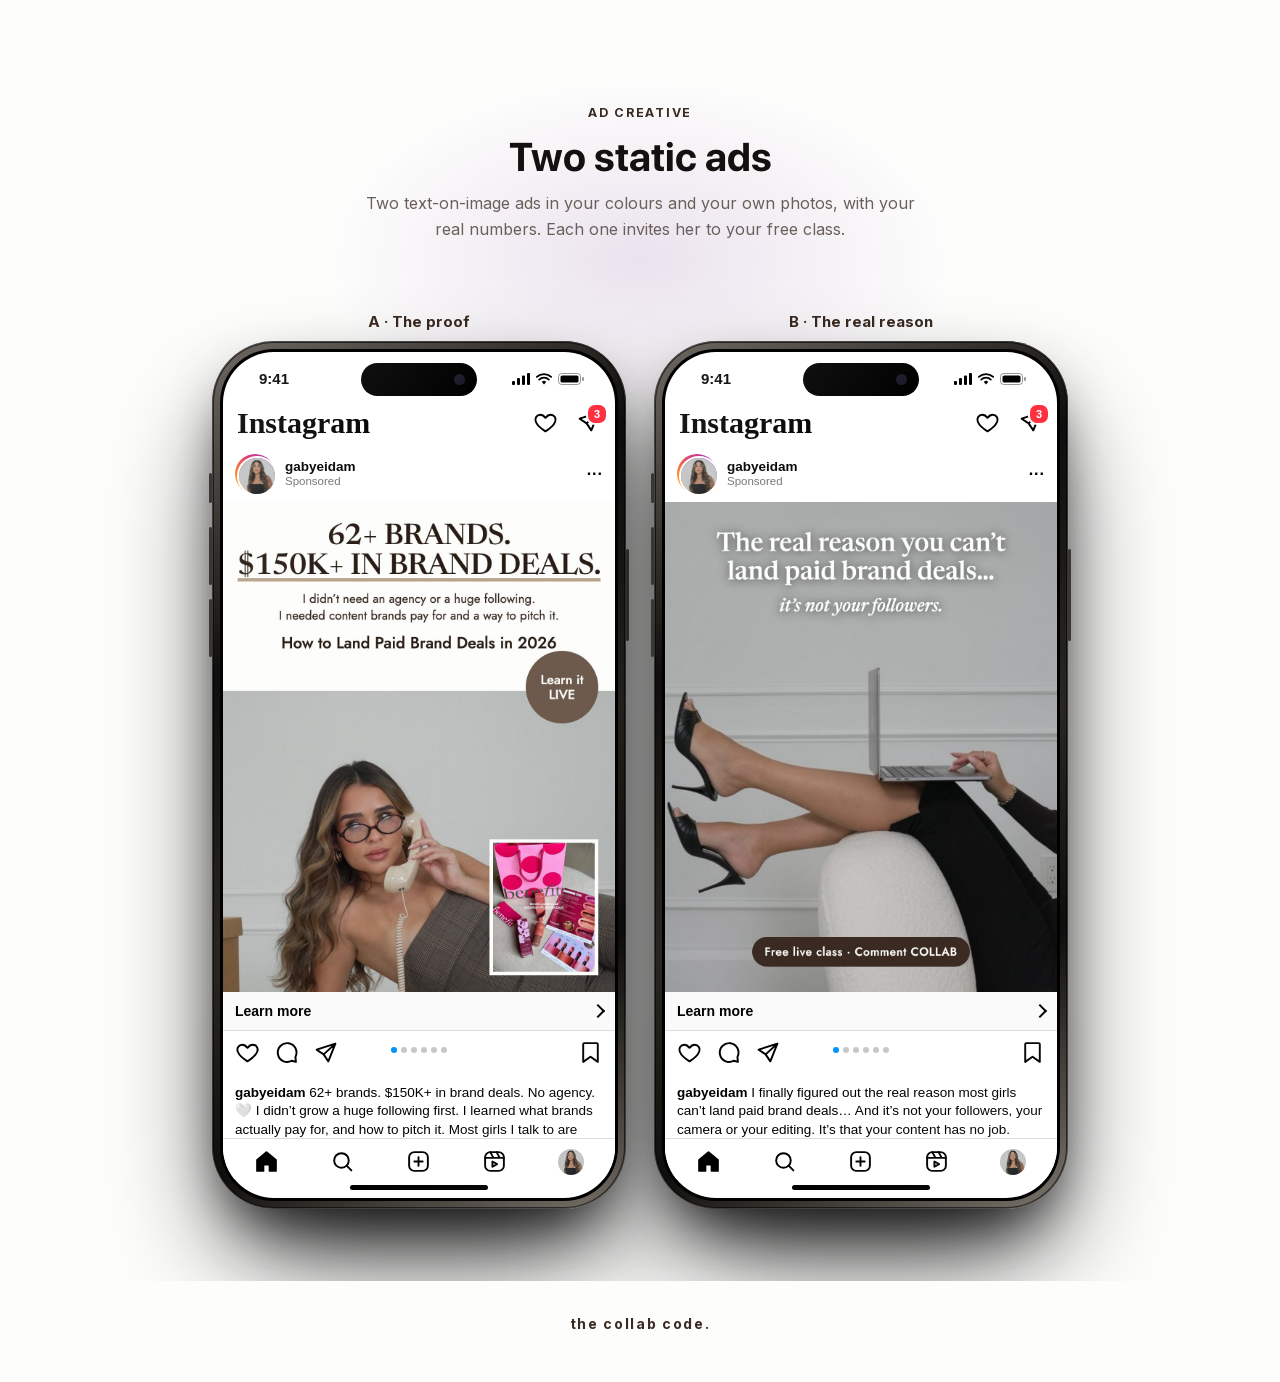
<file: static-ad/index.html>
<!doctype html>
<html lang="en">
<head>
  <meta charset="utf-8" />
  <meta name="viewport" content="width=device-width, initial-scale=1" />
  <title>Static ads · Gaby Eidam</title>
  <meta name="robots" content="noindex" />
  <link rel="icon" href="../assets/img/favicon.png" type="image/png" />
  <link rel="apple-touch-icon" href="../assets/img/apple-touch-icon.png" />
  <link rel="stylesheet" href="../assets/phone.css" />
  <style>
  @font-face{font-family:"SFD";src:url(../assets/fonts/sfpro-bold.woff2) format("woff2");font-weight:700;font-display:swap}
  @font-face{font-family:"Inter";src:url(../assets/fonts/inter-normal.woff2) format("woff2");font-weight:100 900;font-display:swap}
  :root{--accent:#3a2a21;--accent-ink:#fff;--display:SFD,Inter,sans-serif;--ease:cubic-bezier(.2,.7,.2,1);--ink:#141010;--muted:#6b5f5a;--r:18px;--w:1120px}
  html,body{background:#fdfdfc;color:#141010;margin:0;font-family:Inter,system-ui,sans-serif;overflow-x:hidden}
  .sa__intro{text-align:center;padding:44px 16px 12px}
  .eyebrow{color:#3a2a21;font:700 .78rem/1 Inter,sans-serif;letter-spacing:.14em;text-transform:uppercase;margin:0}
  .sa__title{font:700 clamp(28px,5vw,40px)/1.1 SFD,Inter,sans-serif;margin:.4em 0 .3em}
  .sa__note{color:#6b5f5a;max-width:580px;margin:0 auto 14px;font:400 16px/1.6 Inter,sans-serif}
  .hint{text-align:center;color:#6b5f5a;font:400 14px/1.5 Inter;padding:0 16px}
  .brandfoot{text-align:center;padding:34px 16px 50px;font:700 14px Inter;letter-spacing:.12em}
  .brandfoot b{color:#3a2a21}
  .ads2{display:flex;flex-wrap:wrap;justify-content:center;gap:28px}.stage .ads2{width:min(1280px,calc(100vw - 32px))}.ads2>div{min-width:0}.adlab{text-align:center;font:700 15px/1 Inter,sans-serif;color:#3a2a21;margin:0 0 12px}
</style>
<script>try{if("scrollRestoration" in history)history.scrollRestoration="manual"}catch(e){}addEventListener("load",function(){if(!location.hash){scrollTo(0,0)}});</script>
</head>
<body>
  <main class="page">
    <section class="sa">
      <div class="sa__glow" aria-hidden="true"></div>
      <div class="sa__intro">
        <p class="eyebrow">Ad creative</p>
        <h1 class="sa__title">Two static ads</h1>
        <p class="sa__note">Two text-on-image ads in your colours and your own photos, with your real numbers. Each one invites her to your free class.</p>
      </div>
      <div class="stage">
        <div class="ads2"><div class="adcol"><p class="adlab">A &middot; The proof</p><div class="phone-wrap" id="pw1">
          <div class="iphone">
            <span class="btn-side l" style="top:132px;height:30px"></span><span class="btn-side l" style="top:186px;height:58px"></span><span class="btn-side l" style="top:258px;height:58px"></span><span class="btn-side r" style="top:208px;height:92px"></span>
            <div class="screen">
              <div class="status"><span>9:41</span><span class="island"></span><span class="ic"><svg viewBox="0 0 18 12"><rect x="0" y="8" width="3" height="4" rx="1" fill="#000"/><rect x="5" y="5" width="3" height="7" rx="1" fill="#000"/><rect x="10" y="2.5" width="3" height="9.5" rx="1" fill="#000"/><rect x="15" y="0" width="3" height="12" rx="1" fill="#000"/></svg><svg viewBox="0 0 16 12"><path d="M8 11.5l2.2-2.6a3.2 3.2 0 0 0-4.4 0z" fill="#000"/><path d="M3.2 6.6a6.8 6.8 0 0 1 9.6 0" stroke="#000" stroke-width="1.8" fill="none" stroke-linecap="round"/><path d="M.8 3.9a10.5 10.5 0 0 1 14.4 0" stroke="#000" stroke-width="1.8" fill="none" stroke-linecap="round"/></svg><svg viewBox="0 0 27 12"><rect x=".5" y=".5" width="22" height="11" rx="3.2" fill="none" stroke="#000" opacity=".4"/><rect x="2.5" y="2.5" width="18" height="7" rx="1.6" fill="#000"/><rect x="24" y="4" width="2" height="4" rx="1" fill="#000" opacity=".4"/></svg></span></div>
              <div class="ig-top"><span class="ig-logo">Instagram</span><span class="ic"><svg viewBox="0 0 24 24"><path d="M12 20.5s-7.5-4.6-9.3-9.2C1.4 8 3.4 4.5 7 4.5c2.1 0 3.6 1.2 5 3 1.4-1.8 2.9-3 5-3 3.6 0 5.6 3.5 4.3 6.8-1.8 4.6-9.3 9.2-9.3 9.2z"/></svg><span style="position:relative"><svg viewBox="0 0 24 24"><path d="M21.5 3.5L10.2 13.8M21.5 3.5l-6.8 17-4.5-6.7-6.7-4.5z"/></svg><span class="ig-badge">3</span></span></span></div>
              <div class="feed">
                <div class="post-head"><span class="avatar-ring"><img src="../assets/img/pfp.jpg" alt="" /></span><span class="who"><b>gabyeidam</b><small>Sponsored</small></span><span class="dots3">&middot;&middot;&middot;</span></div>
                <a class="post-media" style="aspect-ratio:4/5" href="../register/" target="_blank" rel="noopener"><img src="../assets/img/ads/static-a.jpg?v=2" alt="Static ad A" /></a><a class="cta-strip" href="../register/" target="_blank" rel="noopener">Learn more<i></i></a>
                <div class="actions"><svg viewBox="0 0 24 24"><path d="M12 20.5s-7.5-4.6-9.3-9.2C1.4 8 3.4 4.5 7 4.5c2.1 0 3.6 1.2 5 3 1.4-1.8 2.9-3 5-3 3.6 0 5.6 3.5 4.3 6.8-1.8 4.6-9.3 9.2-9.3 9.2z"/></svg><svg viewBox="0 0 24 24"><path d="M20.6 16.2A9 9 0 1 0 17 19.9L21 21z"/></svg><svg viewBox="0 0 24 24"><path d="M21.5 3.5L10.2 13.8M21.5 3.5l-6.8 17-4.5-6.7-6.7-4.5z"/></svg><span class="cdots" id="cdots"><span class="on"></span><span></span><span></span><span></span><span></span><span></span></span><span class="spacer"></span><svg viewBox="0 0 24 24"><path d="M19 21l-7-5-7 5V4a1 1 0 0 1 1-1h12a1 1 0 0 1 1 1z"/></svg></div>
                
                <p class="caption"><b>gabyeidam</b> 62+ brands. $150K+ in brand deals. No agency. &#129293; I didn&rsquo;t grow a huge following first. I learned what brands actually pay for, and how to pitch it. Most girls I talk to are doing everything &ldquo;right&rdquo;: posting every day, tagging brands, saying yes to every gifted box. And still no paid deals. &#128140; It&rsquo;s not your followers. Nobody showed you what to make, what to send and what to charge. So I&rsquo;m hosting a free live class: The Proven 3-Step System Regular Girls Use To Land Paid Brand Deals (Without A Big Following Or An Agency). You&rsquo;ll learn how to create the content brands actually pay for, build a portfolio that gets you hired even with zero brand deals, and pitch, price and reply so &ldquo;gifted&rdquo; turns into &ldquo;paid&rdquo;. &#128071; Comment the word COLLAB and I&rsquo;ll send you the link to save your free spot.</p>
                
                <p class="stamp">2 hours ago</p>
              </div>
              <div class="tabbar"><svg viewBox="0 0 24 24"><path d="M3 10.5L12 3l9 7.5V21h-6v-6H9v6H3z" fill="#000"/></svg><svg viewBox="0 0 24 24"><circle cx="11" cy="11" r="7"/><path d="M20.5 20.5l-4.5-4.5"/></svg><svg viewBox="0 0 24 24"><rect x="3" y="3" width="18" height="18" rx="5"/><path d="M12 8v8M8 12h8"/></svg><svg viewBox="0 0 24 24"><rect x="3" y="3" width="18" height="18" rx="5"/><path d="M3 8.5h18M8 3l3 5.5M14 3l3 5.5M10 12v5l4.5-2.5z"/></svg><img class="me" src="../assets/img/pfp.jpg" alt="" /></div>
              <div class="homebar"></div>
            </div>
          </div>
          
        </div></div><div class="adcol"><p class="adlab">B &middot; The real reason</p><div class="phone-wrap" id="pw2">
          <div class="iphone">
            <span class="btn-side l" style="top:132px;height:30px"></span><span class="btn-side l" style="top:186px;height:58px"></span><span class="btn-side l" style="top:258px;height:58px"></span><span class="btn-side r" style="top:208px;height:92px"></span>
            <div class="screen">
              <div class="status"><span>9:41</span><span class="island"></span><span class="ic"><svg viewBox="0 0 18 12"><rect x="0" y="8" width="3" height="4" rx="1" fill="#000"/><rect x="5" y="5" width="3" height="7" rx="1" fill="#000"/><rect x="10" y="2.5" width="3" height="9.5" rx="1" fill="#000"/><rect x="15" y="0" width="3" height="12" rx="1" fill="#000"/></svg><svg viewBox="0 0 16 12"><path d="M8 11.5l2.2-2.6a3.2 3.2 0 0 0-4.4 0z" fill="#000"/><path d="M3.2 6.6a6.8 6.8 0 0 1 9.6 0" stroke="#000" stroke-width="1.8" fill="none" stroke-linecap="round"/><path d="M.8 3.9a10.5 10.5 0 0 1 14.4 0" stroke="#000" stroke-width="1.8" fill="none" stroke-linecap="round"/></svg><svg viewBox="0 0 27 12"><rect x=".5" y=".5" width="22" height="11" rx="3.2" fill="none" stroke="#000" opacity=".4"/><rect x="2.5" y="2.5" width="18" height="7" rx="1.6" fill="#000"/><rect x="24" y="4" width="2" height="4" rx="1" fill="#000" opacity=".4"/></svg></span></div>
              <div class="ig-top"><span class="ig-logo">Instagram</span><span class="ic"><svg viewBox="0 0 24 24"><path d="M12 20.5s-7.5-4.6-9.3-9.2C1.4 8 3.4 4.5 7 4.5c2.1 0 3.6 1.2 5 3 1.4-1.8 2.9-3 5-3 3.6 0 5.6 3.5 4.3 6.8-1.8 4.6-9.3 9.2-9.3 9.2z"/></svg><span style="position:relative"><svg viewBox="0 0 24 24"><path d="M21.5 3.5L10.2 13.8M21.5 3.5l-6.8 17-4.5-6.7-6.7-4.5z"/></svg><span class="ig-badge">3</span></span></span></div>
              <div class="feed">
                <div class="post-head"><span class="avatar-ring"><img src="../assets/img/pfp.jpg" alt="" /></span><span class="who"><b>gabyeidam</b><small>Sponsored</small></span><span class="dots3">&middot;&middot;&middot;</span></div>
                <a class="post-media" style="aspect-ratio:4/5" href="../register/" target="_blank" rel="noopener"><img src="../assets/img/ads/static-b.jpg?v=2" alt="Static ad B" /></a><a class="cta-strip" href="../register/" target="_blank" rel="noopener">Learn more<i></i></a>
                <div class="actions"><svg viewBox="0 0 24 24"><path d="M12 20.5s-7.5-4.6-9.3-9.2C1.4 8 3.4 4.5 7 4.5c2.1 0 3.6 1.2 5 3 1.4-1.8 2.9-3 5-3 3.6 0 5.6 3.5 4.3 6.8-1.8 4.6-9.3 9.2-9.3 9.2z"/></svg><svg viewBox="0 0 24 24"><path d="M20.6 16.2A9 9 0 1 0 17 19.9L21 21z"/></svg><svg viewBox="0 0 24 24"><path d="M21.5 3.5L10.2 13.8M21.5 3.5l-6.8 17-4.5-6.7-6.7-4.5z"/></svg><span class="cdots" id="cdots"><span class="on"></span><span></span><span></span><span></span><span></span><span></span></span><span class="spacer"></span><svg viewBox="0 0 24 24"><path d="M19 21l-7-5-7 5V4a1 1 0 0 1 1-1h12a1 1 0 0 1 1 1z"/></svg></div>
                
                <p class="caption"><b>gabyeidam</b> I finally figured out the real reason most girls can&rsquo;t land paid brand deals&hellip; And it&rsquo;s not your followers, your camera or your editing. It&rsquo;s that your content has no job. Pretty content alone isn&rsquo;t enough anymore. Brands pay for content they can actually use. I&rsquo;ve worked with 62+ brands and I&rsquo;m not signed with an agency. This year I pitched them myself. I&rsquo;m breaking the whole thing down in a free live class this week: How to create the content brands actually pay for, build a portfolio that gets you hired even with zero brand deals, and pitch, price and reply so &ldquo;gifted&rdquo; turns into &ldquo;paid&rdquo;. &#128071; Comment the word COLLAB and I&rsquo;ll send you the link to save your free spot.</p>
                
                <p class="stamp">2 hours ago</p>
              </div>
              <div class="tabbar"><svg viewBox="0 0 24 24"><path d="M3 10.5L12 3l9 7.5V21h-6v-6H9v6H3z" fill="#000"/></svg><svg viewBox="0 0 24 24"><circle cx="11" cy="11" r="7"/><path d="M20.5 20.5l-4.5-4.5"/></svg><svg viewBox="0 0 24 24"><rect x="3" y="3" width="18" height="18" rx="5"/><path d="M12 8v8M8 12h8"/></svg><svg viewBox="0 0 24 24"><rect x="3" y="3" width="18" height="18" rx="5"/><path d="M3 8.5h18M8 3l3 5.5M14 3l3 5.5M10 12v5l4.5-2.5z"/></svg><img class="me" src="../assets/img/pfp.jpg" alt="" /></div>
              <div class="homebar"></div>
            </div>
          </div>
          
        </div></div></div>
      </div>
      
    </section>
  </main>
  <footer class="brandfoot"><b>the collab code.</b></footer>
  
</body>
</html>
</file>
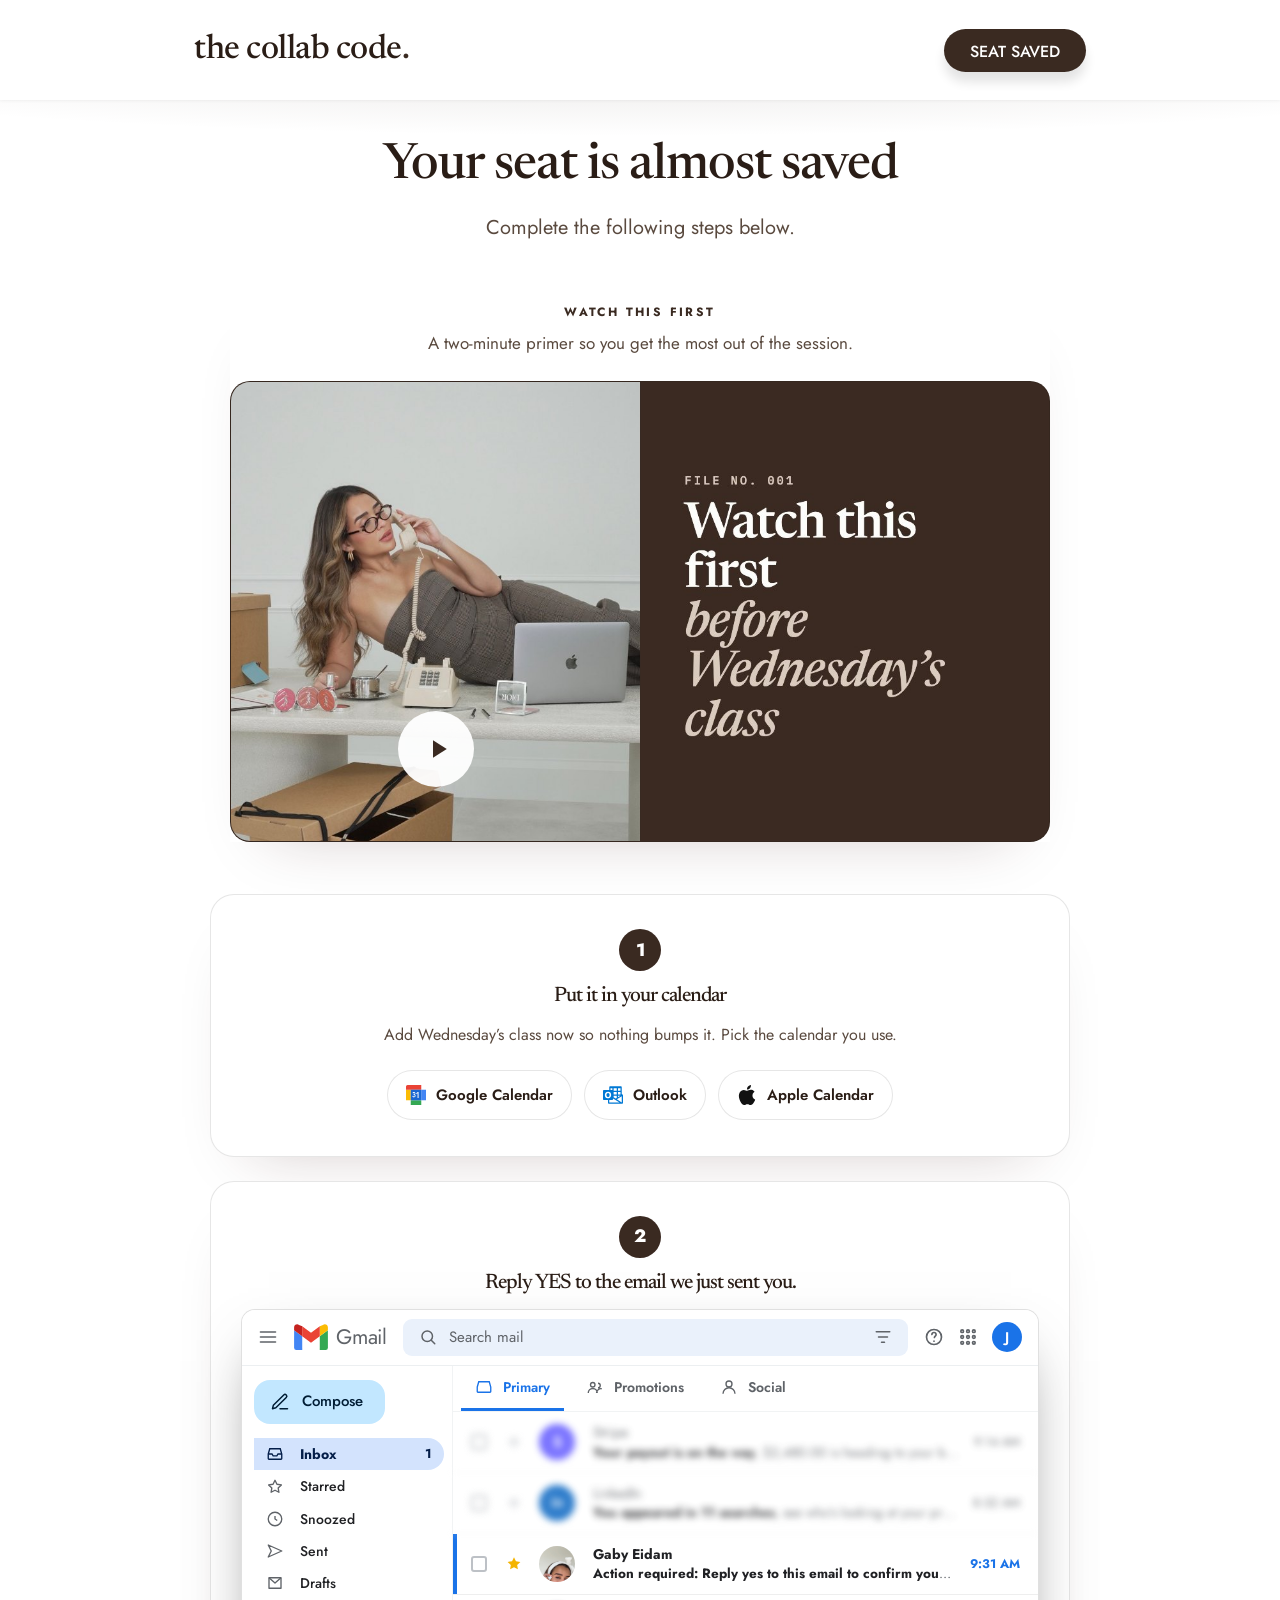
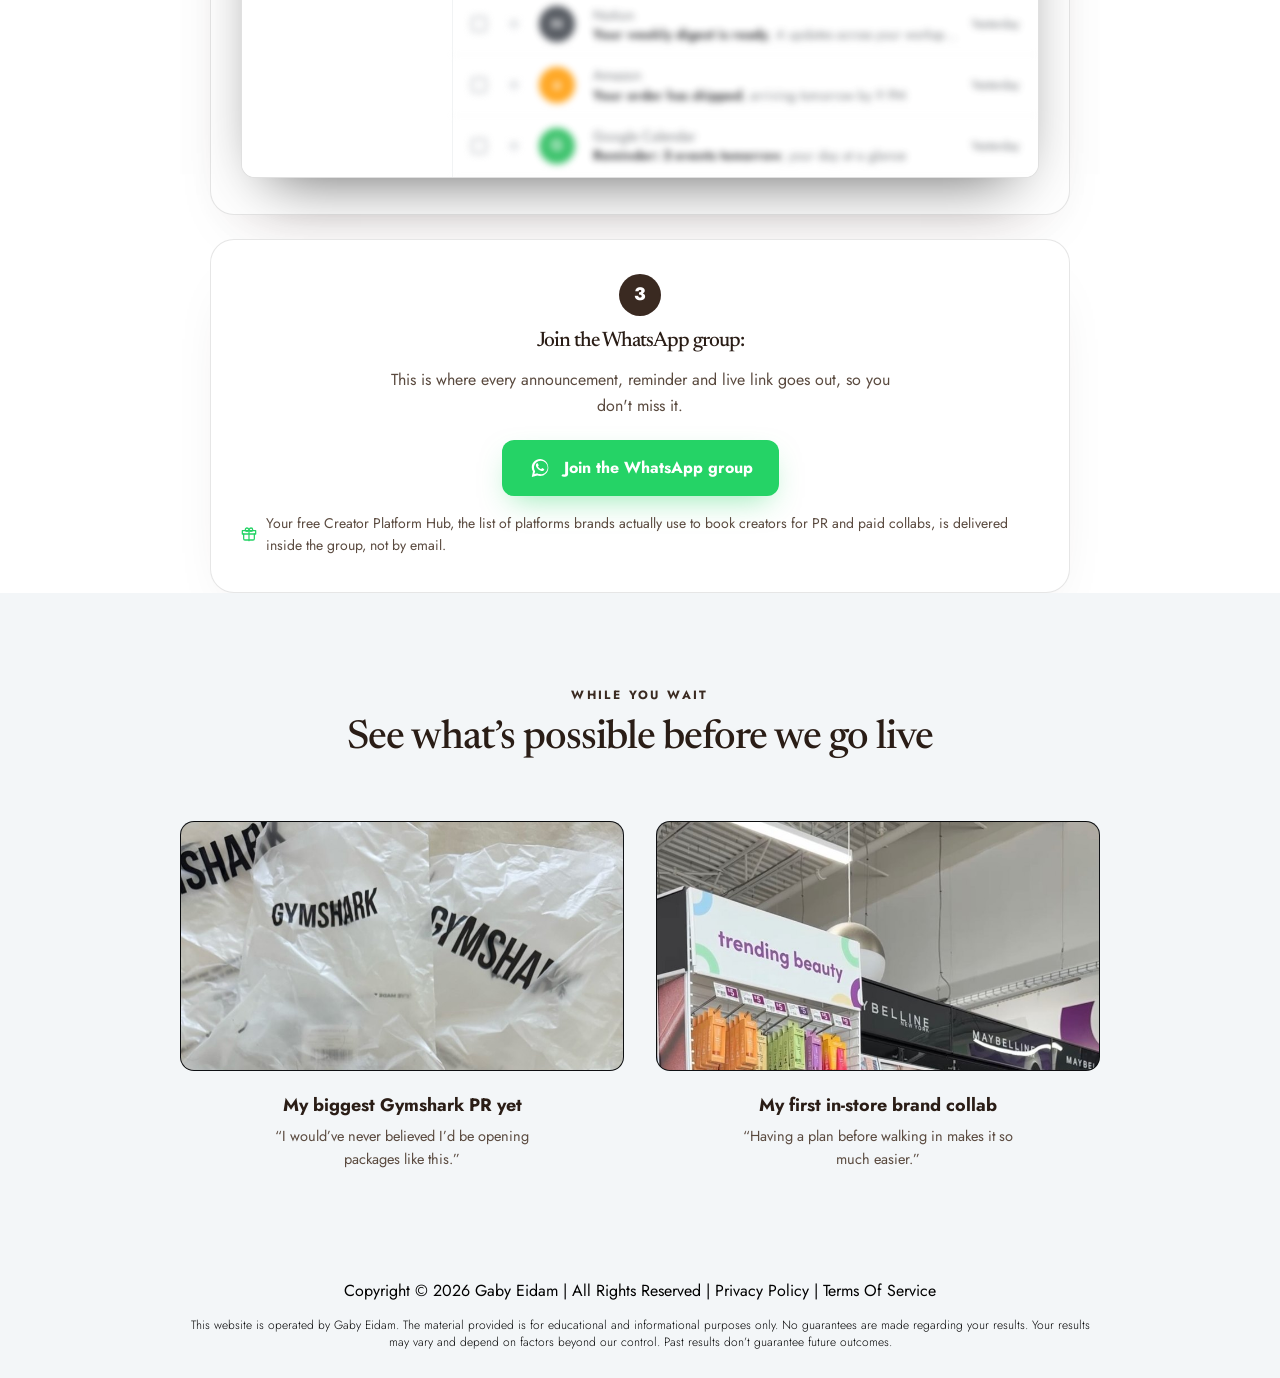
<file: thank-you/index.html>
<!DOCTYPE html>
<html lang="en">
<head>
<meta charset="utf-8">
<meta name="viewport" content="width=device-width, initial-scale=1, viewport-fit=cover">
<title>You&rsquo;re almost there · Gaby&rsquo;s Free Live Class</title>
<meta name="description" content="Complete the steps below to confirm your seat.">
<meta name="robots" content="noindex">
  <link rel="icon" href="../assets/img/favicon.png" type="image/png" />
  <link rel="apple-touch-icon" href="../assets/img/apple-touch-icon.png" />
<script>try{if("scrollRestoration" in history)history.scrollRestoration="manual"}catch(e){}addEventListener("load",function(){if(!location.hash)scrollTo(0,0)});</script>
<link rel="preconnect" href="https://fonts.googleapis.com">
<link rel="preconnect" href="https://fonts.gstatic.com" crossorigin>
<link href="https://fonts.googleapis.com/css2?family=Newsreader:ital,opsz,wght@0,6..72,400;0,6..72,500;0,6..72,600;1,6..72,400;1,6..72,500&family=Jost:wght@300;400;500;600&family=IBM+Plex+Mono:wght@400;500&display=swap" rel="stylesheet">
<link rel="stylesheet" href="../assets/funnel.css?v=1">
<style>
  @font-face{font-family:"SFD";src:url(../assets/fonts/sfpro-bold.woff2) format("woff2");font-weight:700;font-display:swap}
  @font-face{font-family:"Inter";src:url(../assets/fonts/inter-normal.woff2) format("woff2");font-weight:100 900;font-display:swap}
  :root{
    --bg:#fdfdfc;--surface:#ffffff;--surface-2:#f3f6f8;
    --line:rgba(14,13,13,.10);--line-soft:rgba(14,13,13,.06);
    --text:#2a1d16;--text-2:#5a4a3f;--text-3:#6e5a4d;
    --accent:#3a2a21;--accent-2:#8a9fae;--accent-ink:#ffffff;
    --accent-soft:rgba(58,42,33,.10);--accent-glow:rgba(58,42,33,.28);
    --radius:22px;--maxw:1080px;
    --font:Jost,-apple-system,BlinkMacSystemFont,"Segoe UI",Helvetica,Arial,sans-serif;
  }
  h1,h2,h3{font-family:Jost,-apple-system,sans-serif}
  *{box-sizing:border-box}
  html{scroll-behavior:smooth}
  body{margin:0;background:var(--bg);color:var(--text);font-family:var(--font);
    -webkit-font-smoothing:antialiased;line-height:1.6;overflow-x:hidden}
  img{max-width:100%;display:block}
  a{color:inherit;text-decoration:none}
  .wrap{max-width:var(--maxw);margin:0 auto;padding:0 24px}
  .narrow{max-width:860px}
  h1,h2,h3{margin:0;letter-spacing:-.02em}
  h1{font-size:clamp(32px,5vw,50px);line-height:1.07;font-weight:800}
  .eyebrow{display:inline-block;font-size:12px;font-weight:700;letter-spacing:.2em;
    text-transform:uppercase;color:var(--accent);margin:0 0 16px}
  .lead{font-size:clamp(17px,2vw,20px);color:var(--text-2);margin:18px 0 0}

  /* top = branding only, NO bar */
  .topbrand{max-width:var(--maxw);margin:0 auto;padding:26px 24px}
  .brand{display:inline-flex;align-items:center;gap:10px;font-weight:700;font-size:18px}
  .brand .mark{width:26px;height:26px;color:var(--accent)}

  .hero{text-align:center;padding:40px 0 20px;position:relative;overflow:hidden}
  .hero::before{content:"";position:absolute;inset:0;pointer-events:none;
    background:radial-gradient(120% 70% at 50% -20%, var(--accent-soft), transparent 60%)}
  .hero .wrap{position:relative}

  /* ---- PREPARATION VIDEO (faux player) ---- */
  .prep{max-width:820px;margin:34px auto 4px;text-align:center}
  .prep .eyebrow{margin-bottom:12px}
  .prep-line{font-size:clamp(15px,1.6vw,17px);color:var(--text-2);margin:0 0 24px}
  .prep-player{position:relative;aspect-ratio:16/9;border-radius:20px;overflow:hidden;
    border:1px solid var(--line);background:#3a2a21;cursor:pointer}
  .prep-player img{position:absolute;inset:0;width:100%;height:100%;object-fit:cover}
  .prep-player::after{display:none}
  .prep-play{position:absolute;top:80%;left:25%;transform:translate(-50%,-50%);z-index:2;
    width:76px;height:76px;border-radius:50%;display:grid;place-items:center;
    background:rgba(255,255,255,.95);color:#0b0c0e;
    transition:transform .3s ease,background .3s ease}
  .prep-play svg{width:30px;height:30px;margin-left:4px}
  .prep-player:hover .prep-play{transform:translate(-50%,-50%) scale(1.06);background:#fff}

  /* ---- STEPS (centre-aligned) ---- */
  .steps{max-width:860px;margin:52px auto 0;display:flex;flex-direction:column;gap:24px}
  .step{background:var(--surface);border:1px solid var(--line);border-radius:20px;
    padding:34px 30px 36px;position:relative;text-align:center}
  .step-h{display:flex;flex-direction:column;align-items:center;gap:14px;margin-bottom:14px}
  .step-n{flex:none;width:42px;height:42px;border-radius:50%;display:grid;place-items:center;
    background:var(--accent-soft);color:var(--accent);font-weight:800;font-size:18px;
    border:1px solid color-mix(in srgb,var(--accent) 40%,transparent)}
  .step-h h3{font-size:21px;font-weight:700;max-width:30ch}
  .step p.sub{margin:0 auto 22px;color:var(--text-2);font-size:16px;max-width:52ch}
  .step .pad{padding-left:0;display:flex;flex-direction:column;align-items:center}

  /* ---- calendar buttons (with brand logos) ---- */
  .cal-btns{display:flex;flex-wrap:wrap;gap:12px;justify-content:center}
  .cal-btn{display:inline-flex;align-items:center;gap:10px;font-weight:600;font-size:15px;
    color:var(--text);background:var(--surface-2);border:1px solid var(--line);
    border-radius:11px;padding:12px 18px;transition:border-color .2s ease,transform .2s ease}
  .cal-btn:hover{border-color:color-mix(in srgb,var(--accent) 45%,var(--line));transform:translateY(-2px)}
  .cal-btn svg{width:20px;height:20px;flex:none}

  /* =====================================================================
     GMAIL MOCKUP (Step 2), mimics real Gmail inbox
     ===================================================================== */
  .gmail{border-radius:14px;overflow:hidden;background:#fff;color:#202124;
    border:1px solid rgba(0,0,0,.12);box-shadow:0 24px 60px -28px rgba(0,0,0,.7);
    font-size:14px;line-height:1.3;text-align:left;width:100%;margin:0 auto}
  .gm-top{display:flex;align-items:center;gap:16px;padding:9px 16px;
    border-bottom:1px solid #eceff1;background:#fff}
  .gm-burger{width:20px;height:20px;color:#5f6368;flex:none}
  .gm-logo{display:flex;align-items:center;gap:8px;flex:none}
  .gm-logo svg{width:34px;height:26px}
  .gm-logo span{font-size:21px;color:#5f6368;font-weight:400;letter-spacing:-.01em}
  .gm-search{flex:1;max-width:560px;display:flex;align-items:center;gap:12px;
    background:#eaf1fb;border-radius:9px;padding:9px 16px;color:#5f6368}
  .gm-search svg{width:18px;height:18px;flex:none}
  .gm-search .ph{flex:1;font-size:15px}
  .gm-top-r{display:flex;align-items:center;gap:14px;margin-left:auto;color:#5f6368}
  .gm-top-r svg{width:20px;height:20px}
  .gm-ava{width:30px;height:30px;border-radius:50%;background:#1a73e8;color:#fff;
    display:grid;place-items:center;font-weight:600;font-size:14px}
  .gm-body{display:flex;min-height:340px}
  /* left rail */
  .gm-rail{width:210px;flex:none;padding:10px 8px 10px 12px;background:#fff}
  .gm-compose{display:inline-flex;align-items:center;gap:12px;background:#c2e7ff;color:#001d35;
    font-weight:500;font-size:15px;border-radius:16px;padding:12px 22px 12px 16px;margin:4px 0 14px}
  .gm-compose svg{width:20px;height:20px}
  .gm-nav div{display:flex;align-items:center;gap:16px;padding:7px 12px;border-radius:0 16px 16px 0;
    color:#202124;font-size:14px;font-weight:500}
  .gm-nav div svg{width:18px;height:18px;color:#5f6368;flex:none}
  .gm-nav div.on{background:#d3e3fd;color:#041e49;font-weight:700}
  .gm-nav div.on svg{color:#041e49}
  .gm-nav div .ct{margin-left:auto;font-size:13px;color:#5f6368}
  .gm-nav div.on .ct{color:#041e49}
  /* list */
  .gm-main{flex:1;border-left:1px solid #f1f3f4;background:#fff;min-width:0}
  .gm-tools{display:flex;align-items:center;gap:18px;padding:8px 18px;color:#5f6368;
    border-bottom:1px solid #f1f3f4}
  .gm-tools .cb{width:16px;height:16px;border:2px solid #5f6368;border-radius:3px}
  .gm-tools svg{width:18px;height:18px}
  .gm-tabs{display:flex;align-items:center;gap:8px;padding:0 8px;border-bottom:1px solid #f1f3f4}
  .gm-tab{display:flex;align-items:center;gap:10px;padding:12px 14px;font-size:14px;color:#5f6368;
    font-weight:600;border-bottom:3px solid transparent}
  .gm-tab.on{color:#1a73e8;border-bottom-color:#1a73e8}
  .gm-tab svg{width:18px;height:18px}
  .gm-row{display:grid;grid-template-columns:20px 20px 40px 1fr auto;align-items:center;gap:14px;
    padding:11px 18px;border-bottom:1px solid #f5f5f5;cursor:pointer}
  .gm-row .cb{width:16px;height:16px;border:2px solid #bdc1c6;border-radius:3px}
  .gm-row .star{width:18px;height:18px;color:#dadce0}
  .gm-av{width:36px;height:36px;border-radius:50%;color:#fff;display:grid;place-items:center;
    font-weight:600;font-size:15px;overflow:hidden}
  .gm-av img{width:100%;height:100%;object-fit:cover}
  .gm-txt{min-width:0;display:flex;flex-direction:column;gap:2px;overflow:hidden}
  .gm-sender{font-size:14px;color:#5f6368}
  .gm-line{font-size:13.5px;color:#5f6368;white-space:nowrap;overflow:hidden;text-overflow:ellipsis}
  .gm-line b{color:#202124}
  .gm-time{font-size:12.5px;color:#5f6368;white-space:nowrap}
  .gm-blur{filter:blur(3.5px);opacity:.85;user-select:none}
  /* the one real email, unread */
  .gm-hot{background:#fff;box-shadow:inset 4px 0 0 #1a73e8;border-bottom:1px solid #eee}
  .gm-hot .gm-sender{color:#202124;font-weight:700}
  .gm-hot .gm-line b{font-weight:700}
  .gm-hot .gm-time{color:#1a73e8;font-weight:700}
  .gm-hot .star{color:#f4b400}

  /* =====================================================================
     WHATSAPP JOIN (Step 3), exact WhatsApp branding
     ===================================================================== */
  .wa-btn{display:inline-flex;align-items:center;gap:12px;background:#25D366;color:#fff;
    font-weight:700;font-size:16px;border-radius:12px;padding:15px 26px;
    box-shadow:0 12px 30px -10px rgba(37,211,102,.5);transition:transform .2s ease,filter .2s ease}
  .wa-btn:hover{transform:translateY(-2px);filter:brightness(1.04)}
  .wa-btn svg{width:24px;height:24px}
  .wa-note{display:flex;align-items:center;justify-content:center;gap:9px;margin-top:16px;
    font-size:14px;color:var(--text-2);text-align:left}
  .wa-note svg{width:16px;height:16px;color:#25D366;flex:none}

  /* ---- WHILE YOU WAIT videos (2-up, centred below) ---- */
  .section{padding:88px 0;position:relative}
  .tint{background:
    linear-gradient(180deg, transparent, rgba(255,255,255,.022) 22%, rgba(255,255,255,.022) 78%, transparent),
    radial-gradient(80% 120% at 50% 0%, rgba(255,255,255,.03), transparent 60%)}
  h2{font-size:clamp(26px,4vw,40px);line-height:1.1;font-weight:800}
  .sec-head{text-align:center;max-width:720px;margin:0 auto 60px}
  .vgrid{display:grid;grid-template-columns:repeat(2,1fr);gap:32px;max-width:920px;margin:0 auto}
  .vcard{text-align:center}
  .vframe{aspect-ratio:16/9;border-radius:14px;overflow:hidden;position:relative;
    background:linear-gradient(160deg,#0f1216,#0a0b0d);border:1px solid var(--line);
    display:grid;place-items:center}
  .vplay{width:60px;height:60px;border-radius:50%;background:rgba(255,255,255,.94);
    color:#0b0c0e;display:grid;place-items:center;box-shadow:0 10px 30px rgba(0,0,0,.5)}
  .vname{font-size:18px;font-weight:700;margin:20px 0 4px}
  .vdesc{font-size:14.5px;color:var(--text-2);margin:0 auto;max-width:34ch}

  /* footer (branding-only banner), softly introduced, no hard line */
  .foot{position:relative;background:linear-gradient(180deg, transparent, var(--surface) 46%);
    display:flex;align-items:center;justify-content:center;padding:40px 0 24px}
  .foot::before{content:"";position:absolute;top:0;left:0;right:0;height:1px;
    background:linear-gradient(90deg,transparent,var(--line-soft),transparent)}
  .foot .brand{font-size:17px}.foot .mark{width:24px;height:24px}

  @media(max-width:820px){
    .gm-rail{display:none}
    .gm-main{border-left:none}
    .vgrid{grid-template-columns:1fr}
    .gm-search{max-width:none}
  }
  @media(max-width:560px){
    .step{padding:26px 20px}.step .pad{padding-left:0}
    .gm-row{grid-template-columns:36px 1fr auto;gap:10px}
    .gm-row .cb,.gm-row .star{display:none}
    .gm-logo span{display:none}
  }
  @media(prefers-reduced-motion:reduce){
    html{scroll-behavior:auto}
    *,*::before,*::after{transition:none !important;animation:none !important}
  }

  /* real screenshots in the proof grid, quote cards where the template has student videos */
  .shot{aspect-ratio:437/630!important}
  .shot img{width:100%;height:100%;object-fit:cover;object-position:top}
  .vquote{display:flex;align-items:center;justify-content:center;padding:28px 32px;text-align:left;background:linear-gradient(160deg,var(--surface-2),var(--surface))!important}
  .vquote p{margin:0;font:700 clamp(17px,2vw,21px)/1.4 SFD,Inter,sans-serif;color:var(--text)}
  .wall{columns:3 280px;column-gap:16px}
  .wq{break-inside:avoid;margin:0 0 16px;background:var(--surface);border:1px solid var(--line);border-radius:14px;padding:22px 22px 18px}
  .wq blockquote{margin:0;font-size:16px;line-height:1.55;color:var(--text)}
  .wq figcaption{margin-top:12px;font-size:12px;font-weight:700;letter-spacing:.1em;text-transform:uppercase;color:var(--text-3)}

  /* matches the register page: light cream, same cards and type */
  body{background:var(--bg)!important;color:var(--text)}
  h1,h2,h3{font-family:var(--display)!important;font-weight:700!important;letter-spacing:-.025em}
  .tint{background:linear-gradient(180deg,var(--bg),#f3f6f8)!important}
  .step,.prep,.typeform-shell{box-shadow:0 30px 60px -40px rgba(60,20,20,.25)}
  .step{background:#fff!important;border:1px solid var(--line)!important;border-radius:24px!important}
  .step-n{background:var(--accent)!important;color:#fff!important}
  .cal-btn{background:#fff!important;color:var(--text)!important;border:1px solid var(--line)!important;border-radius:999px!important}
  .vplay{background:#fff!important;color:var(--accent)!important;box-shadow:0 10px 30px rgba(58,42,33,.25)!important}
  .prep-play{color:var(--accent)!important}
  .vquote{background:#fff!important;border:1px solid var(--line)}
  .wq{background:#fff!important}
  .replay-frame{border-radius:24px!important;box-shadow:0 40px 80px -40px rgba(60,20,20,.45)}
  .pill-eb{margin-bottom:16px}

  /* same look as the register page: EB Garamond headings, Josefin Sans text, white header, cream bands */
  :root{--display:Newsreader,Garamond,Georgia,serif;--sans:Jost,-apple-system,Helvetica,Arial,sans-serif;--font:Jost,-apple-system,Helvetica,Arial,sans-serif;--nude:#e8e1d9}
  body{background:#fff!important;font-family:var(--sans)!important}
  h1,h2,h3{font-family:var(--display)!important;font-weight:500!important;letter-spacing:-1px!important;color:var(--ink)}
  h1 em,h2 em{font-style:italic;font-weight:600}
  .tint{background:var(--cream,#f3f6f8)!important}
  .jd-head{background:#fff!important;backdrop-filter:none!important;-webkit-backdrop-filter:none!important;border:0!important;box-shadow:0 1px 3px rgba(0,0,0,.05)}
  .jd-head .row{height:100px;max-width:940px}
  .jd-head .logo{font:500 34px/1 var(--display);letter-spacing:-.5px}
  .jd-pill{display:inline-flex;align-items:center;border-radius:50px;background:#3a2a21;color:#fff;font:500 16px/1 var(--sans);text-transform:uppercase;padding:15px 26px 12px;box-shadow:0 10px 11px rgba(0,0,0,.11)}
  .cta{background:none!important;border:0!important;padding:0!important}
  .cta span{background:#3a2a21!important;font:500 18px/1 var(--sans)!important;letter-spacing:0!important;padding:16px 30px 13px!important;box-shadow:0 10px 11px rgba(0,0,0,.11)!important}
  .cta span::after{display:none!important}
  .step-n{font-family:var(--sans)!important}
  .jd-foot{background:#f3f6f8;text-align:center;padding:22px 20px 26px;color:#000}
  .jd-foot p{margin:0 auto;max-width:900px}
  .jd-foot .c1{margin-bottom:14px;font:400 16px/1.4 var(--sans)}
  .jd-foot .c2{font:300 12px/1.45 var(--sans)}
  @media(max-width:640px){.jd-head .row{height:64px}.jd-head .logo{font-size:28px}.jd-pill{font-size:13px;padding:12px 16px 10px}}
  .vquote p{font-family:var(--display)!important;font-weight:500!important;font-size:clamp(19px,2.2vw,23px)!important;letter-spacing:-.3px}
</style>
</head>
<body>

<header class="jd-head">
  <div class="wrap row">
    <span class="logo">the collab code<i>.</i></span>
    <span class="jd-pill">Seat saved</span>
  </div>
</header>

  <!-- ============ HERO ============ -->
  <section class="hero">
    <div class="wrap narrow">
      <h1>Your seat is almost saved</h1>
      <p class="lead">Complete the following steps below.</p>
    </div>
  </section>

  <!-- ============ PREPARATION VIDEO ============ -->
  <section class="wrap">
    <div class="prep">
      <span class="eyebrow">Watch this first</span>
      <p class="prep-line">A two-minute primer so you get the most out of the session.</p>
      
      <div class="prep-player" role="img" aria-label="Preparation video">
        <img src="../assets/img/prep-thumb.jpg?v=1" alt="" onerror="this.style.display='none'">
        <span class="prep-play"><svg viewBox="0 0 24 24" fill="currentColor" aria-hidden="true"><path d="M8 5v14l11-7z"/></svg></span>
      </div>
    </div>
  </section>

  <!-- ============ STEPS ============ -->
  <div class="wrap">
    <div class="steps">

      <!-- STEP 1 · calendar -->
      <div class="step">
        <div class="step-h">
          <span class="step-n">1</span>
          <h3>Put it in your calendar</h3>
        </div>
        <div class="pad">
          <p class="sub">Add Wednesday&rsquo;s class now so nothing bumps it. Pick the calendar you use.</p>
          <div class="cal-btns">
            <a class="cal-btn" id="calGoogle" href="#" target="_blank" rel="noopener">
              <svg viewBox="0 0 24 24" aria-hidden="true"><path fill="#4285F4" d="M18.316 5.684H24v12.632h-5.684z"/><path fill="#34A853" d="M5.684 24h12.632v-5.684H5.684z"/><path fill="#FBBC05" d="M0 5.684h5.684v12.632H0z"/><path fill="#EA4335" d="M18.316 5.684V0H1.895A1.894 1.894 0 0 0 0 1.895v3.789h5.684V5.684z"/><path fill="#188038" d="M18.316 18.316H5.684V24h12.632z" opacity="0"/><path fill="#4285F4" d="M18.316 18.316V24H24v-5.684z" opacity="0"/><path fill="#1967D2" d="M18.316 5.684H5.684v12.632h12.632z"/><path fill="#fff" d="M9.6 14.9c-.53 0-.98-.15-1.35-.46-.36-.31-.6-.72-.72-1.24l1.09-.45c.07.28.19.5.37.66.18.16.4.24.66.24.27 0 .48-.07.65-.22.16-.15.25-.34.25-.57 0-.24-.09-.43-.28-.58-.18-.15-.42-.22-.72-.22h-.51V11h.46c.26 0 .48-.07.65-.21.17-.14.26-.33.26-.57 0-.21-.08-.38-.23-.5-.15-.13-.35-.19-.58-.19-.23 0-.42.06-.56.19-.14.12-.24.28-.31.46l-1.08-.45c.11-.31.32-.59.62-.83.3-.24.69-.36 1.16-.36.35 0 .66.07.94.2.28.14.5.32.66.56.16.24.24.51.24.8 0 .3-.07.55-.22.76-.14.2-.32.36-.53.47v.06c.28.12.5.3.68.55.17.24.26.53.26.87 0 .34-.09.64-.26.91-.17.26-.41.47-.71.62-.3.15-.65.23-1.03.23z"/><path fill="#fff" d="M13.9 9.9l-1.19.86-.6-.9 2.14-1.54h.82v7.34H13.9z"/></svg>
              Google Calendar
            </a>
            <a class="cal-btn" id="calOutlook" href="#" target="_blank" rel="noopener">
              <svg viewBox="0 0 24 24" fill="#0078D4" aria-hidden="true"><path d="M7.88 12.04q0 .45-.11.87-.1.41-.33.74-.22.33-.58.52-.37.2-.87.2t-.85-.2q-.35-.21-.57-.55-.22-.33-.33-.75-.1-.42-.1-.86t.1-.87q.1-.43.34-.76.22-.34.59-.54.36-.2.87-.2t.86.2q.35.21.57.55.22.34.31.77.1.43.1.88zM24 12v9.38q0 .46-.33.8-.33.32-.8.32H7.13q-.46 0-.8-.33-.32-.33-.32-.8V18H1q-.41 0-.7-.3-.3-.29-.3-.7V7q0-.41.3-.7Q.58 6 1 6h6.5V2.55q0-.44.3-.75.3-.3.75-.3h12.9q.44 0 .75.3.3.3.3.75V10.85l1.24.72h.01q.1.07.18.18.07.12.07.25zm-6-8.25v3h3v-3zm0 4.5v3h3v-3zm0 4.5v1.83l3.05-1.83zm-5.25-9v3h3.75v-3zm0 4.5v3h3.75v-3zm0 4.5v2.03l2.41 1.5 1.34-.8v-2.73zM9 3.75V6h2l.13.01.12.04v-2.3zM5.98 15.98q.9 0 1.6-.3.7-.32 1.19-.86.48-.55.73-1.28.25-.74.25-1.61 0-.83-.25-1.55-.24-.71-.71-1.24t-1.15-.83q-.68-.3-1.55-.3-.92 0-1.64.3-.71.3-1.2.85-.5.54-.75 1.3-.25.74-.25 1.63 0 .85.26 1.56.26.72.74 1.23.48.52 1.17.81.69.3 1.56.3zM7.5 21h12.39L12 16.08V17q0 .41-.3.7-.29.3-.7.3H7.5zm15-.13v-7.24l-5.9 3.54Z"/></svg>
              Outlook
            </a>
            <a class="cal-btn" id="calApple" href="#" download="webinar.ics">
              <svg viewBox="0 0 24 24" fill="#111" aria-hidden="true"><path d="M12.152 6.896c-.948 0-2.415-1.078-3.96-1.04-2.04.027-3.91 1.183-4.961 3.014-2.117 3.675-.546 9.103 1.519 12.09 1.013 1.454 2.208 3.09 3.792 3.039 1.52-.065 2.09-.987 3.935-.987 1.831 0 2.35.987 3.96.948 1.637-.026 2.676-1.48 3.676-2.948 1.156-1.688 1.636-3.325 1.662-3.415-.039-.013-3.182-1.221-3.22-4.857-.026-3.04 2.48-4.494 2.597-4.559-1.429-2.09-3.623-2.324-4.39-2.376-2-.156-3.675 1.09-4.61 1.09zM15.53 3.83c.843-1.012 1.4-2.427 1.245-3.83-1.207.052-2.662.805-3.532 1.818-.78.896-1.454 2.338-1.273 3.714 1.338.104 2.715-.688 3.559-1.701"/></svg>
              Apple Calendar
            </a>
          </div>
        </div>
      </div>

      <!-- STEP 2 · reply YES (Gmail mockup, no sub-headline) -->
      <div class="step">
        <div class="step-h">
          <span class="step-n">2</span>
          <h3>Reply YES to the email we just sent you.</h3>
        </div>
        <div class="pad">
          <!-- GMAIL MOCKUP -->
          <div class="gmail" role="img" aria-label="Gmail inbox: one unread email from Gaby Eidam titled 'Action required: Reply yes to this email to confirm your spot'. Every other email is blurred.">
            <!-- top bar -->
            <div class="gm-top">
              <svg class="gm-burger" viewBox="0 0 24 24" fill="none" stroke="currentColor" stroke-width="2" stroke-linecap="round"><path d="M3 6h18M3 12h18M3 18h18"/></svg>
              <span class="gm-logo">
                <svg viewBox="0 0 52 40" aria-hidden="true">
                  <path fill="#4285f4" d="M3.5 40h9V19L0 9.5V36.5A3.5 3.5 0 0 0 3.5 40z"/>
                  <path fill="#34a853" d="M39.5 40h9a3.5 3.5 0 0 0 3.5-3.5V9.5L39.5 19z"/>
                  <path fill="#fbbc04" d="M39.5 3.5V19L52 9.5V5.25c0-3.9-4.45-6.1-7.6-3.75z"/>
                  <path fill="#ea4335" d="M12.5 19V3.5L26 13.6 39.5 3.5V19L26 29z"/>
                  <path fill="#c5221f" d="M0 5.25V9.5L12.5 19V3.5L7.6 1.5C4.45-.85 0 1.35 0 5.25z"/>
                </svg>
                <span>Gmail</span>
              </span>
              <div class="gm-search">
                <svg viewBox="0 0 24 24" fill="none" stroke="currentColor" stroke-width="2" stroke-linecap="round"><circle cx="11" cy="11" r="7"/><path d="M21 21l-4.3-4.3"/></svg>
                <span class="ph">Search mail</span>
                <svg viewBox="0 0 24 24" fill="none" stroke="currentColor" stroke-width="2" stroke-linecap="round"><path d="M3 5h18M6 12h12M10 19h4"/></svg>
              </div>
              <div class="gm-top-r">
                <svg viewBox="0 0 24 24" fill="none" stroke="currentColor" stroke-width="2" stroke-linecap="round"><circle cx="12" cy="12" r="9"/><path d="M9.5 9a2.5 2.5 0 0 1 5 .2c0 1.5-2 1.8-2 3.3M12 17h.01"/></svg>
                <svg viewBox="0 0 24 24" fill="none" stroke="currentColor" stroke-width="2"><circle cx="5" cy="5" r="1.6"/><circle cx="12" cy="5" r="1.6"/><circle cx="19" cy="5" r="1.6"/><circle cx="5" cy="12" r="1.6"/><circle cx="12" cy="12" r="1.6"/><circle cx="19" cy="12" r="1.6"/><circle cx="5" cy="19" r="1.6"/><circle cx="12" cy="19" r="1.6"/><circle cx="19" cy="19" r="1.6"/></svg>
                <span class="gm-ava">J</span>
              </div>
            </div>
            <!-- body -->
            <div class="gm-body">
              <!-- left rail -->
              <div class="gm-rail">
                <span class="gm-compose">
                  <svg viewBox="0 0 24 24" fill="none" stroke="currentColor" stroke-width="1.8" stroke-linecap="round" stroke-linejoin="round"><path d="M12 20h9"/><path d="M16.5 3.5a2.1 2.1 0 0 1 3 3L7 19l-4 1 1-4z"/></svg>
                  Compose
                </span>
                <div class="gm-nav">
                  <div class="on"><svg viewBox="0 0 24 24" fill="none" stroke="currentColor" stroke-width="1.8"><path d="M3 12l2-7h14l2 7v6a1 1 0 0 1-1 1H4a1 1 0 0 1-1-1z"/><path d="M3 12h5l1.5 2.5h5L16 12h5"/></svg> Inbox <span class="ct">1</span></div>
                  <div><svg viewBox="0 0 24 24" fill="none" stroke="currentColor" stroke-width="1.8" stroke-linejoin="round"><path d="M12 3l2.6 5.3 5.9.9-4.3 4.1 1 5.7L12 16.3 6.8 19l1-5.7L3.5 9.2l5.9-.9z"/></svg> Starred</div>
                  <div><svg viewBox="0 0 24 24" fill="none" stroke="currentColor" stroke-width="1.8"><circle cx="12" cy="12" r="9"/><path d="M12 8v4l3 2"/></svg> Snoozed</div>
                  <div><svg viewBox="0 0 24 24" fill="none" stroke="currentColor" stroke-width="1.8" stroke-linecap="round" stroke-linejoin="round"><path d="M3 4l18 8-18 8 4-8z"/></svg> Sent</div>
                  <div><svg viewBox="0 0 24 24" fill="none" stroke="currentColor" stroke-width="1.8" stroke-linejoin="round"><path d="M4 5h16v14H4z"/><path d="M4 5l8 7 8-7"/></svg> Drafts</div>
                </div>
              </div>
              <!-- list -->
              <div class="gm-main">
                <div class="gm-tabs">
                  <div class="gm-tab on"><svg viewBox="0 0 24 24" fill="none" stroke="currentColor" stroke-width="1.8"><path d="M3 12l2-7h14l2 7v6a1 1 0 0 1-1 1H4a1 1 0 0 1-1-1z"/></svg> Primary</div>
                  <div class="gm-tab"><svg viewBox="0 0 24 24" fill="none" stroke="currentColor" stroke-width="1.8"><circle cx="9" cy="9" r="3"/><path d="M3 20a6 6 0 0 1 12 0M16 7a3 3 0 0 1 0 6M14 20a6 6 0 0 1 7-5.7"/></svg> Promotions</div>
                  <div class="gm-tab"><svg viewBox="0 0 24 24" fill="none" stroke="currentColor" stroke-width="1.8"><circle cx="12" cy="8" r="4"/><path d="M4 21a8 8 0 0 1 16 0"/></svg> Social</div>
                </div>
                <!-- blurred emails ABOVE -->
                <div class="gm-row gm-blur">
                  <span class="cb"></span>
                  <svg class="star" viewBox="0 0 24 24" fill="currentColor"><path d="M12 3l2.6 5.3 5.9.9-4.3 4.1 1 5.7L12 16.3 6.8 19l1-5.7L3.5 9.2l5.9-.9z"/></svg>
                  <span class="gm-av" style="background:#635bff">S</span>
                  <span class="gm-txt"><span class="gm-sender">Stripe</span><span class="gm-line"><b>Your payout is on the way</b>, $2,480.00 is heading to your bank</span></span>
                  <span class="gm-time">9:14 AM</span>
                </div>
                <div class="gm-row gm-blur">
                  <span class="cb"></span>
                  <svg class="star" viewBox="0 0 24 24" fill="currentColor"><path d="M12 3l2.6 5.3 5.9.9-4.3 4.1 1 5.7L12 16.3 6.8 19l1-5.7L3.5 9.2l5.9-.9z"/></svg>
                  <span class="gm-av" style="background:#0a66c2">in</span>
                  <span class="gm-txt"><span class="gm-sender">LinkedIn</span><span class="gm-line"><b>You appeared in 11 searches</b>, see who's looking at your profile</span></span>
                  <span class="gm-time">8:52 AM</span>
                </div>
                <!-- THE REAL EMAIL -->
                <div class="gm-row gm-hot">
                  <span class="cb"></span>
                  <svg class="star" viewBox="0 0 24 24" fill="currentColor"><path d="M12 3l2.6 5.3 5.9.9-4.3 4.1 1 5.7L12 16.3 6.8 19l1-5.7L3.5 9.2l5.9-.9z"/></svg>
                  <span class="gm-av" style="background:#0b57d0"><img src="../assets/img/deck/g-headband.jpg" alt="" onerror="this.style.display='none';this.parentNode.textContent='G'"></span>
                  <span class="gm-txt">
                    <span class="gm-sender">Gaby Eidam</span>
                    <span class="gm-line"><b>Action required: Reply yes to this email to confirm your spot</b>, reply YES and your seat is locked in</span>
                  </span>
                  <span class="gm-time">9:31 AM</span>
                </div>
                <!-- blurred emails BELOW -->
                <div class="gm-row gm-blur">
                  <span class="cb"></span>
                  <svg class="star" viewBox="0 0 24 24" fill="currentColor"><path d="M12 3l2.6 5.3 5.9.9-4.3 4.1 1 5.7L12 16.3 6.8 19l1-5.7L3.5 9.2l5.9-.9z"/></svg>
                  <span class="gm-av" style="background:#3a3f47">N</span>
                  <span class="gm-txt"><span class="gm-sender">Notion</span><span class="gm-line"><b>Your weekly digest is ready</b>, 4 updates across your workspace</span></span>
                  <span class="gm-time">Yesterday</span>
                </div>
                <div class="gm-row gm-blur">
                  <span class="cb"></span>
                  <svg class="star" viewBox="0 0 24 24" fill="currentColor"><path d="M12 3l2.6 5.3 5.9.9-4.3 4.1 1 5.7L12 16.3 6.8 19l1-5.7L3.5 9.2l5.9-.9z"/></svg>
                  <span class="gm-av" style="background:#ff9900">a</span>
                  <span class="gm-txt"><span class="gm-sender">Amazon</span><span class="gm-line"><b>Your order has shipped</b>, arriving tomorrow by 9 PM</span></span>
                  <span class="gm-time">Yesterday</span>
                </div>
                <div class="gm-row gm-blur">
                  <span class="cb"></span>
                  <svg class="star" viewBox="0 0 24 24" fill="currentColor"><path d="M12 3l2.6 5.3 5.9.9-4.3 4.1 1 5.7L12 16.3 6.8 19l1-5.7L3.5 9.2l5.9-.9z"/></svg>
                  <span class="gm-av" style="background:#1db954">G</span>
                  <span class="gm-txt"><span class="gm-sender">Google Calendar</span><span class="gm-line"><b>Reminder: 3 events tomorrow</b>, your day at a glance</span></span>
                  <span class="gm-time">Yesterday</span>
                </div>
              </div>
            </div>
          </div>
        </div>
      </div>

      <!-- STEP 3 · WhatsApp group -->
      <div class="step">
        <div class="step-h">
          <span class="step-n">3</span>
          <h3>Join the WhatsApp group:</h3>
        </div>
        <div class="pad">
          <p class="sub">This is where every announcement, reminder and live link goes out, so you don't miss it.</p>
          <a class="wa-btn" href="#" target="_blank" rel="noopener">
            <svg viewBox="0 0 32 32" fill="currentColor" aria-hidden="true"><path d="M16.04 4C9.93 4 5 8.93 5 15.03c0 2.13.6 4.1 1.62 5.79L5 28l7.36-1.93a11 11 0 0 0 3.68.63h.01c6.1 0 11.04-4.94 11.04-11.04C27.09 8.93 22.15 4 16.04 4Zm0 19.9h-.01a9.1 9.1 0 0 1-3.47-.68l-.25-.15-3.79.99 1.01-3.69-.16-.26a9.05 9.05 0 0 1-1.39-4.83c0-5.01 4.08-9.09 9.1-9.09 2.43 0 4.71.95 6.43 2.67a9.02 9.02 0 0 1 2.66 6.43c0 5.01-4.08 9.09-9.09 9.09Zm4.98-6.8c-.27-.14-1.61-.79-1.86-.88-.25-.09-.43-.14-.61.14-.18.27-.7.88-.86 1.06-.16.18-.32.2-.59.07-.27-.14-1.15-.42-2.19-1.35-.81-.72-1.35-1.61-1.51-1.88-.16-.27-.02-.42.12-.55.12-.12.27-.32.41-.48.14-.16.18-.27.27-.45.09-.18.05-.34-.02-.48-.07-.14-.61-1.47-.83-2.01-.22-.53-.44-.46-.61-.47l-.52-.01c-.18 0-.48.07-.73.34-.25.27-.96.94-.96 2.29s.98 2.66 1.12 2.84c.14.18 1.93 2.95 4.68 4.14.65.28 1.16.45 1.56.58.66.21 1.25.18 1.72.11.53-.08 1.61-.66 1.84-1.29.23-.63.23-1.18.16-1.29-.07-.11-.25-.18-.52-.32Z"/></svg>
            Join the WhatsApp group
          </a>
          <div class="wa-note">
            <svg viewBox="0 0 24 24" fill="none" stroke="currentColor" stroke-width="1.9" stroke-linecap="round" stroke-linejoin="round"><path d="M20 12v7a2 2 0 0 1-2 2H6a2 2 0 0 1-2-2v-7"/><path d="M2 7h20v5H2z"/><path d="M12 22V7"/><path d="M12 7S12 3 9 3a2.5 2.5 0 0 0 0 5zM12 7s0-4 3-4a2.5 2.5 0 0 1 0 5z"/></svg>
            Your free Creator Platform Hub, the list of platforms brands actually use to book creators for PR and paid collabs, is delivered inside the group, not by email.
          </div>
        </div>
      </div>

    </div>
  </div>

  <!-- ============ WHILE YOU WAIT (2-up videos) ============ -->
  <section class="section tint">
    <div class="wrap">
      <div class="sec-head">
        <span class="eyebrow" style="color:var(--accent)">While you wait</span>
        <h2>See what&rsquo;s possible before we go live</h2>
      </div>
      <div class="vgrid">
        <article class="vcard">
          <div class="vframe"><img src="../assets/img/deck/g-gymshark.jpg" alt="Gymshark PR unboxing" style="width:100%;height:100%;object-fit:cover"></div>
          <div class="vname">My biggest Gymshark PR yet</div>
          <p class="vdesc">&ldquo;I would&rsquo;ve never believed I&rsquo;d be opening packages like this.&rdquo;</p>
        </article>
        <article class="vcard">
          <div class="vframe"><img src="../assets/img/deck/g-sephora.jpg" alt="First in-store brand collab" style="width:100%;height:100%;object-fit:cover"></div>
          <div class="vname">My first in-store brand collab</div>
          <p class="vdesc">&ldquo;Having a plan before walking in makes it so much easier.&rdquo;</p>
        </article>
      </div>
    </div>
  </section>

  


  <!-- ============ FOOTER ============ -->
  <footer class="jd-foot"><p class="c1">Copyright &copy; 2026 Gaby Eidam | All Rights Reserved | Privacy Policy | Terms Of Service</p><p class="c2">This website is operated by Gaby Eidam. The material provided is for educational and informational purposes only. No guarantees are made regarding your results. Your results may vary and depend on factors beyond our control. Past results don&rsquo;t guarantee future outcomes.</p></footer>

<script>
(function(){
  // build add-to-calendar links (swap the event details per prospect)
  var title="Gaby Eidam: Free Live Brand Deal Class";
  var details="Your free live masterclass. Join link is in the WhatsApp group.";
  var start=new Date("2026-11-04T20:00:00-05:00");
  if(isNaN(start.getTime())) start=new Date(Date.now()+3*86400000);
  while(start.getTime()<Date.now()) start=new Date(start.getTime()+7*86400000);
  var end=new Date(start.getTime()+60*60000);
  function z(d){function p(n){return(n<10?"0":"")+n;}
    return d.getUTCFullYear()+p(d.getUTCMonth()+1)+p(d.getUTCDate())+"T"+p(d.getUTCHours())+p(d.getUTCMinutes())+"00Z";}
  var g=document.getElementById("calGoogle");
  if(g)g.href="https://calendar.google.com/calendar/render?action=TEMPLATE&text="+encodeURIComponent(title)+"&details="+encodeURIComponent(details)+"&dates="+z(start)+"/"+z(end);
  var o=document.getElementById("calOutlook");
  if(o)o.href="https://outlook.office.com/calendar/0/deeplink/compose?path=/calendar/action/compose&rru=addevent&subject="+encodeURIComponent(title)+"&body="+encodeURIComponent(details)+"&startdt="+start.toISOString()+"&enddt="+end.toISOString();
  var a=document.getElementById("calApple");
  if(a){var ics=["BEGIN:VCALENDAR","VERSION:2.0","BEGIN:VEVENT","DTSTART:"+z(start),"DTEND:"+z(end),"SUMMARY:"+title,"DESCRIPTION:"+details,"END:VEVENT","END:VCALENDAR"].join("\r\n");
    a.href="data:text/calendar;charset=utf-8,"+encodeURIComponent(ics);}
})();
</script>
</body>
</html>
</file>
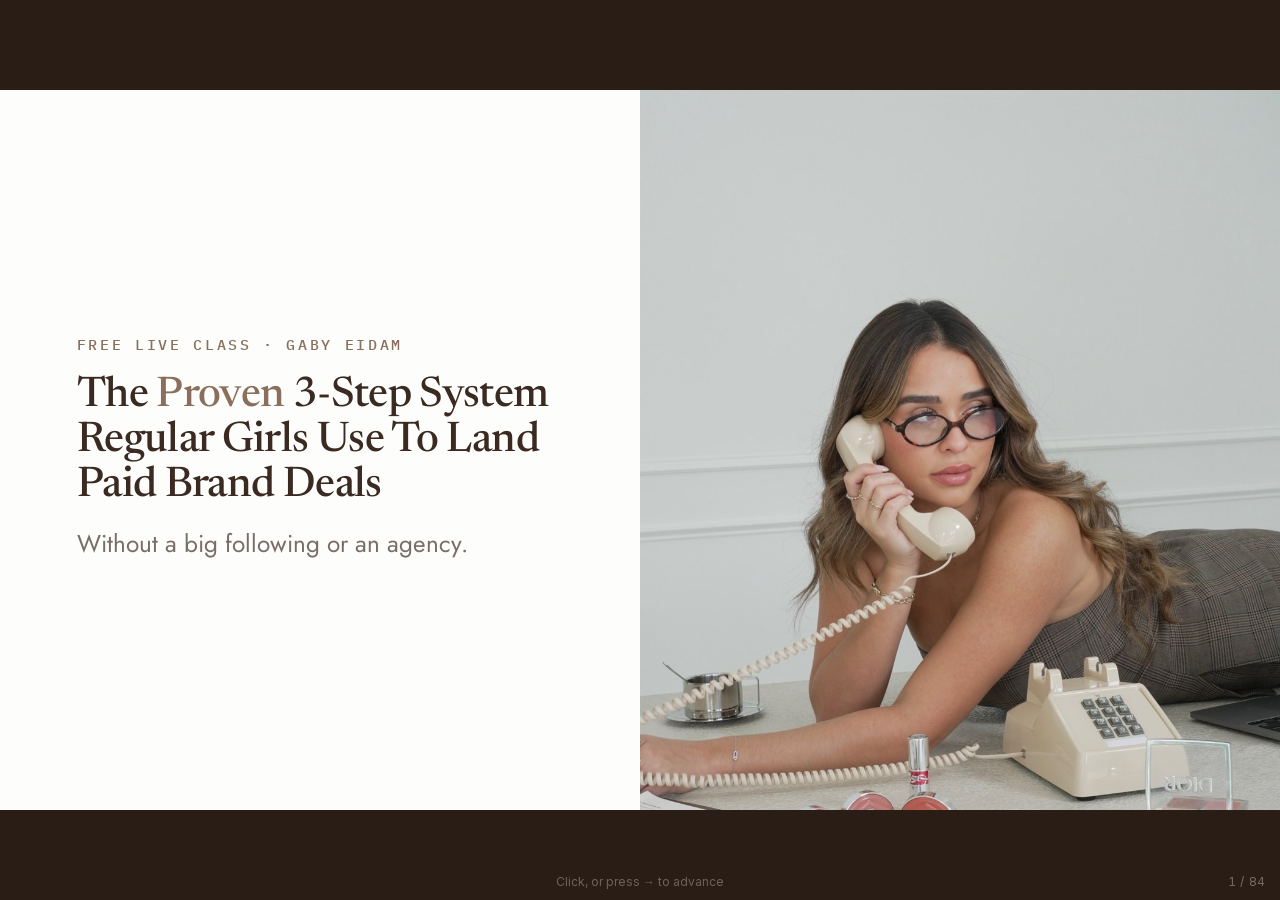
<file: webinar/index.html>
<!doctype html>
<html lang="en">
<head>
<meta charset="utf-8">
<meta name="viewport" content="width=device-width, initial-scale=1">
<meta name="robots" content="noindex">
  <link rel="icon" href="../assets/img/favicon.png" type="image/png" />
  <link rel="apple-touch-icon" href="../assets/img/apple-touch-icon.png" />
<title>Free Live Class &middot; Gaby Eidam</title>
<link rel="preconnect" href="https://fonts.googleapis.com"><link rel="preconnect" href="https://fonts.gstatic.com" crossorigin>
<link href="https://fonts.googleapis.com/css2?family=Newsreader:ital,opsz,wght@0,6..72,400;0,6..72,500;0,6..72,600;1,6..72,400;1,6..72,500&family=Jost:wght@300;400;500;600&family=IBM+Plex+Mono:wght@400;500&display=swap" rel="stylesheet">
<style>
@font-face{font-family:"SFD";src:url(../assets/fonts/sfpro-bold.woff2) format("woff2");font-weight:700;font-display:swap}
@font-face{font-family:"Inter";src:url(../assets/fonts/inter-normal.woff2) format("woff2");font-weight:100 900;font-display:swap}
:root{--ink:#f3f6f8;--ink2:#fffaf6;--red:#3a2a21;--red2:#b9a28c;--deep:#5c0f1f;--cream:#2b1218;--mute:rgba(43,18,24,.66);--line:rgba(43,18,24,.12)}
*{box-sizing:border-box}
html,body{height:100%;margin:0}
body{overflow:hidden;background:#000;color:var(--cream);font-family:Jost,system-ui,sans-serif;-webkit-font-smoothing:antialiased}
#stage{position:fixed;left:50%;top:50%;transform:translate(-50%,-50%);width:min(100vw,177.78vh);height:min(56.25vw,100vh);overflow:hidden;background:var(--ink)}
.slide{position:absolute;inset:0;overflow:hidden;container-type:size;background:var(--ink)}
#bar{position:fixed;left:0;top:0;height:3px;background:var(--red);width:0;transition:width .3s ease;z-index:5}
#counter{position:fixed;right:14px;bottom:12px;z-index:5;font:12px/1 Inter,system-ui;color:var(--cream);opacity:.45;letter-spacing:.06em;font-variant-numeric:tabular-nums}
#hint{position:fixed;left:50%;bottom:12px;transform:translateX(-50%);z-index:5;font:12px/1 Inter;color:var(--cream);opacity:.4;transition:opacity .6s}

/* type */
h1,h2,h3{font-family:Jost,-apple-system,sans-serif;font-weight:700;margin:0;letter-spacing:-.02em;line-height:1.04}
.h1{font-size:6.2cqw}.h2{font-size:4.6cqw}.h3{font-size:3.3cqw}
p{margin:0}
.sub{font-size:1.9cqw;line-height:1.4;color:var(--mute);margin-top:2.6cqh;max-width:46ch}
.eye{font:600 1.15cqw/1 Inter;letter-spacing:.18em;text-transform:uppercase;color:var(--red2);margin-bottom:3cqh}
.r{color:var(--red2)}
.brand{position:absolute;left:4cqw;top:5cqh;font:700 1.5cqw/1 SFD,Inter;color:var(--red2);letter-spacing:-.01em;z-index:3}

/* layouts */
.c{position:absolute;inset:0;display:flex;flex-direction:column;align-items:center;justify-content:center;text-align:center;padding:8cqh 9cqw}
.c .sub{margin-left:auto;margin-right:auto}
.redbg{background:var(--red)} .redbg .sub{color:rgba(255,255,255,.82)} .redbg .eye{color:#fff;opacity:.8}
.creambg{background:var(--cream);color:var(--ink)} .creambg .sub{color:rgba(14,13,13,.62)} .creambg .eye{color:var(--red)}
.full img.bg{position:absolute;top:0;right:0;width:56%;height:100%;object-fit:cover}
.full.rt img.bg{right:auto;left:0}
.full::after{content:"";position:absolute;inset:0;background:linear-gradient(90deg,var(--ink) 0%,var(--ink) 44%,rgba(14,13,13,.55) 52%,rgba(14,13,13,0) 64%)}
.full.rt::after{background:linear-gradient(270deg,var(--ink) 0%,var(--ink) 44%,rgba(14,13,13,.55) 52%,rgba(14,13,13,0) 64%)}
.full .tx{position:absolute;z-index:2;left:6cqw;top:50%;transform:translateY(-50%);max-width:40cqw}
.full.rt .tx{left:auto;right:6cqw}
.split{display:grid;grid-template-columns:1fr 1fr;height:100%}
.split .ph{position:relative;overflow:hidden}
.split .ph img{position:absolute;inset:0;width:100%;height:100%;object-fit:cover;object-position:50% 15%}
.split .tx{display:flex;flex-direction:column;justify-content:center;padding:0 6cqw}
.split.rev .ph{order:2}
.ph-frame{width:100%;height:100%;object-fit:cover;object-position:50% 15%;border-radius:1.4cqw}
.framed{position:absolute;inset:0;display:grid;grid-template-columns:1fr 1fr;align-items:center;gap:6cqw;padding:0 7cqw}
.framed .pic{height:72cqh;display:flex;align-items:center;justify-content:center}
.framed .pic img{max-height:72cqh;max-width:100%;border-radius:1.2cqw;box-shadow:0 3cqh 8cqh rgba(0,0,0,.5)}
.tilt{transform:rotate(-3deg)}
.pol{background:#fff;padding:1.2cqw 1.2cqw 5cqh;border-radius:.4cqw;box-shadow:0 3cqh 8cqh rgba(0,0,0,.5);transform:rotate(-4deg)}
.pol img{display:block;height:60cqh;width:auto;max-width:34cqw;object-fit:cover}
.cluster{display:flex;gap:2cqw;justify-content:center;align-items:center;margin-top:5cqh}
.cluster img{height:52cqh;width:auto;border-radius:1cqw;object-fit:cover;box-shadow:0 2cqh 6cqh rgba(0,0,0,.5)}
.cluster img:nth-child(2){transform:translateY(-3cqh)}
.cluster img:nth-child(odd){transform:rotate(-2deg)}

/* nodes */
.nodes{display:flex;align-items:flex-start;justify-content:center;gap:0;margin-top:9cqh;position:relative;width:100%}
.node{flex:1;display:flex;flex-direction:column;align-items:center;position:relative;padding:0 1.2cqw}
.node .dot{width:7.4cqw;height:7.4cqw;border-radius:50%;background:var(--ink2);border:.25cqw solid var(--red);display:grid;place-items:center;font:700 2.6cqw SFD;color:var(--cream);position:relative;z-index:2}
.node:not(:last-child)::after{content:"";position:absolute;top:3.7cqw;left:50%;width:100%;height:.25cqw;background:linear-gradient(90deg,var(--red),rgba(58,42,33,.25));z-index:1}
.node b{display:block;font:700 1.9cqw/1.2 SFD;margin-top:3cqh}
.node span{display:block;font-size:1.35cqw;line-height:1.4;color:var(--mute);margin-top:1.2cqh;max-width:22ch}
.creambg .node .dot{background:#fff;color:var(--ink)} .creambg .node span{color:rgba(14,13,13,.6)}

/* cards */
.grid{display:grid;gap:1.6cqw;margin-top:7cqh;width:100%}
.g2{grid-template-columns:1fr 1fr}.g3{grid-template-columns:repeat(3,1fr)}.g4{grid-template-columns:repeat(4,1fr)}
.card{background:var(--ink2);border:1px solid var(--line);border-radius:1.2cqw;padding:3.4cqh 1.8cqw;text-align:left}
.card .n{font:700 1.2cqw SFD;color:var(--red2);letter-spacing:.1em}
.card b{display:block;font:700 1.9cqw/1.2 SFD;margin-top:1.4cqh}
.card span{display:block;font-size:1.3cqw;line-height:1.45;color:var(--mute);margin-top:1cqh}
.creambg .card{background:#fff;border-color:rgba(14,13,13,.08)} .creambg .card span{color:rgba(14,13,13,.6)}

/* myth */
.myth{display:grid;grid-template-columns:1fr 1fr;height:100%}
.myth>div{display:flex;flex-direction:column;justify-content:center;padding:0 6cqw}
.myth .m{background:var(--ink2)} .myth .m h2{color:rgba(245,239,233,.45);text-decoration:line-through;text-decoration-color:var(--red);text-decoration-thickness:.35cqw}
.myth .t{background:var(--red)}
.myth .lab{font:600 1.2cqw Inter;letter-spacing:.2em;text-transform:uppercase;margin-bottom:3cqh;opacity:.75}

/* compare */
.cmp{display:grid;grid-template-columns:1fr 1fr;gap:2cqw;margin-top:6cqh;width:100%}
.cmp .col{border-radius:1.2cqw;padding:3.6cqh 2.4cqw;text-align:left}
.cmp .a{background:var(--ink2);border:1px solid var(--line)} .cmp .a h3{color:rgba(245,239,233,.5)}
.cmp .b{background:var(--red)}
.cmp ul{list-style:none;margin:2.6cqh 0 0;padding:0}
.cmp li{font-size:1.65cqw;line-height:1.35;padding:1.5cqh 0;border-top:1px solid rgba(255,255,255,.14)}
.cmp .a li{color:var(--mute)}

/* quote */
.q{position:absolute;inset:0;display:grid;grid-template-columns:38cqw 1fr;align-items:center}
.q .ph{height:100%;position:relative}.q .ph img{position:absolute;inset:0;width:100%;height:100%;object-fit:cover;object-position:50% 15%}
.q .tx{padding:0 7cqw}
.q blockquote{margin:0;font:700 3.4cqw/1.18 SFD;letter-spacing:-.015em}
.q cite{display:block;margin-top:4cqh;font:600 1.3cqw Inter;font-style:normal;letter-spacing:.14em;text-transform:uppercase;color:var(--red2)}
.stars{color:var(--red2);font-size:1.8cqw;letter-spacing:.3em;margin-bottom:3cqh}

/* chat prompt */
.chat{display:inline-flex;align-items:center;gap:1.2cqw;background:#fff;color:var(--ink);border-radius:5cqw;padding:2cqh 2.4cqw 2cqh 1.4cqw;margin-top:6cqh;box-shadow:0 2cqh 6cqh rgba(0,0,0,.35)}
.chat i{width:3.6cqw;height:3.6cqw;border-radius:50%;background:var(--red);display:grid;place-items:center;color:#fff;font:700 1.4cqw SFD;font-style:normal}
.chat b{font:700 2.4cqw SFD}
.caret{display:inline-block;width:.18cqw;height:2.6cqw;background:var(--red);margin-left:.4cqw;animation:blink 1s steps(1) infinite;vertical-align:middle}
@keyframes blink{50%{opacity:0}}

/* quiz */
.quiz{display:flex;gap:2cqw;margin-top:7cqh}
.quiz div{width:22cqw;padding:3.6cqh 0;border-radius:1.2cqw;border:.2cqw solid var(--line);font:700 2.8cqw SFD;transition:all .5s}
.quiz .on{background:var(--red);border-color:var(--red)}
.quiz .off{opacity:.3}
.reveal{opacity:0;transform:translateY(2cqh);transition:all .6s;margin-top:5cqh}
.reveal.in{opacity:1;transform:none}

/* stack */
.stack{width:100%;margin-top:5cqh;display:flex;flex-direction:column;gap:1.2cqh}
.stack .row{display:flex;align-items:center;justify-content:space-between;background:var(--ink2);border:1px solid var(--line);border-radius:1cqw;padding:2.1cqh 2.2cqw;font:700 1.8cqw SFD;text-align:left}
.stack .row em{font:500 1.25cqw Inter;font-style:normal;color:var(--mute)}
.stack .row.bn{border-color:rgba(168,194,86,.6)}
.stack .row.bn em{color:var(--red2)}
.btn{display:inline-block;margin-top:6cqh;background:var(--red);color:#fff;font:700 2.2cqw SFD;padding:2.8cqh 4cqw;border-radius:5cqw;box-shadow:0 2cqh 6cqh rgba(58,42,33,.4)}
.pill{display:inline-block;border:1px solid var(--line);border-radius:4cqw;padding:1.4cqh 2cqw;font-size:1.4cqw;color:var(--mute);margin-top:3cqh}

/* animations on mount */
.a1,.a2,.a3,.a4,.a5{opacity:0;transform:translateY(2.4cqh);animation:up .7s cubic-bezier(.2,.7,.2,1) forwards}
.a2{animation-delay:.18s}.a3{animation-delay:.36s}.a4{animation-delay:.54s}.a5{animation-delay:.72s}
@keyframes up{to{opacity:1;transform:none}}
.zoom img.bg{animation:kb 9s ease-out forwards}
@keyframes kb{from{transform:scale(1.08)}to{transform:scale(1)}}
html.reduced .a1,html.reduced .a2,html.reduced .a3,html.reduced .a4,html.reduced .a5{animation:none;opacity:1;transform:none}
html.reduced .zoom img.bg{animation:none}

/* demos */
.meter{width:70cqw;margin-top:8cqh;position:relative}
.meter .track{height:2.2cqh;border-radius:2cqh;background:linear-gradient(90deg,#3a3434,var(--red))}
.meter .lbls{display:flex;justify-content:space-between;margin-top:2.4cqh;font:600 1.5cqw Inter;color:var(--mute)}
.meter .needle{position:absolute;top:-2.4cqh;left:0;width:.5cqw;height:7cqh;background:var(--cream);border-radius:1cqw;transition:left 1.8s cubic-bezier(.3,.8,.2,1)}
.meter .tag{position:absolute;top:-9cqh;transform:translateX(-50%);font:700 1.6cqw SFD;background:var(--cream);color:var(--ink);padding:1cqh 1.2cqw;border-radius:.6cqw;white-space:nowrap;transition:left 1.8s cubic-bezier(.3,.8,.2,1)}
.kill{display:grid;grid-template-columns:repeat(4,1fr);gap:1.4cqw;margin-top:6cqh;width:100%}
.kill div{background:var(--ink2);border:1px solid var(--line);border-radius:1cqw;padding:3cqh 1.4cqw;text-align:left;opacity:.15;transition:all .45s}
.kill div.on{opacity:1;border-color:rgba(168,194,86,.55)}
.kill div.big{background:var(--red);border-color:var(--red)}
.kill i{font:700 1.2cqw SFD;color:var(--red2);font-style:normal;letter-spacing:.1em}
.kill div.big i{color:#fff}
.kill b{display:block;font:700 1.75cqw/1.2 SFD;margin-top:1.2cqh}
.tri{width:84cqh;height:62cqh;margin-top:4cqh;overflow:visible}
.tri line{stroke:var(--red);stroke-width:3;stroke-dasharray:400;stroke-dashoffset:400;transition:stroke-dashoffset 1s ease}
.tri.go line{stroke-dashoffset:0}
.tri circle{fill:var(--ink2);stroke:var(--red);stroke-width:3}
.tri text{fill:var(--cream);font:700 18px SFD,Inter;text-anchor:middle}
.tri .ctr{fill:var(--red2);font-size:13px;opacity:0;transition:opacity .6s 1.2s}
.tri.go .ctr{opacity:1}
.thermo{width:76cqw;margin-top:9cqh;position:relative}
.thermo .tube{height:3cqh;border-radius:3cqh;background:#2a2525;overflow:hidden}
.thermo .fill{height:100%;width:0;background:linear-gradient(90deg,#e8cfd6,var(--red));transition:width 3.2s cubic-bezier(.4,.1,.3,1)}
.thermo .steps{display:flex;justify-content:space-between;margin-top:3cqh}
.thermo .steps span{font:700 1.6cqw SFD;opacity:.25;transition:opacity .4s;width:20%;text-align:center}
.thermo .steps span.on{opacity:1}
.big{font:700 22cqh/1 SFD;color:var(--red2);letter-spacing:-.04em}
.pp{display:flex;gap:4cqw;align-items:center;margin-top:7cqh}
.pp div{width:20cqw;padding:4cqh 0;border-radius:1.2cqw;font:700 2.6cqw SFD;background:var(--ink2);border:1px solid var(--line)}
.pp .pull{animation:pull 2.4s ease-in-out infinite}
.pp .push{animation:push 2.4s ease-in-out infinite;background:var(--red);border-color:var(--red)}
@keyframes pull{50%{transform:translateX(3cqw)}}
@keyframes push{50%{transform:translateX(-3cqw)}}
html.reduced .pp div{animation:none}
.cover{height:66cqh;border-radius:1cqw;box-shadow:0 3cqh 8cqh rgba(0,0,0,.55);transform:rotate(-4deg)}
.shots{display:flex;gap:2.4cqw;justify-content:center;margin-top:5cqh}
.shots img{height:58cqh;border-radius:1.2cqw;box-shadow:0 3cqh 8cqh rgba(0,0,0,.5)}
.shots img:nth-child(1){transform:rotate(-3deg)}.shots img:nth-child(3){transform:rotate(3deg)}
.faq .q2{font:700 4.4cqw/1.12 SFD;max-width:20ch}
.faq .tag{font:600 1.2cqw Inter;letter-spacing:.2em;text-transform:uppercase;color:var(--red2);margin-bottom:4cqh}

/* Her own colours (her YouTube thumbnails): plum, gold, white. One solid tone, plain photos, no fades or motion. */
:root{--ink:#3a2a21;--ink2:#4a1527;--red:#d9cbbd;--red2:#d9cbbd;--deep:#2a0613;--cream:#fdfdfc;--mute:rgba(255,250,243,.7);--line:rgba(255,250,243,.14)}
body{background:#3a2a21}
.redbg,.myth .t,.cmp .b,.quiz .on,.btn{background:#fdfdfc;color:#3a2a21}
.redbg .eye{color:#9a7a34;opacity:1} .redbg .sub,.myth .t .lab{color:rgba(58,42,33,.7)} .cmp .b li{border-top-color:rgba(58,42,33,.12)}
.redbg h1 span[style]{color:#9a7a34!important}
.creambg{background:#fdfdfc;color:#3a2a21} .creambg .sub{color:rgba(58,42,33,.7)} .creambg .eye{color:#9a7a34}
.creambg .chat{background:#3a2a21;color:#fdfdfc} .chat{color:#3a2a21} .chat i{background:#d9cbbd;color:#3a2a21} .caret{background:#d9cbbd}
.full::after,.full.rt::after{display:none}
.full img.bg{width:50%;mask-image:none;-webkit-mask-image:none}
.full .tx{max-width:38cqw}
.split .ph{border-radius:0;box-shadow:none}
.q .ph{border-radius:0;box-shadow:none}
.myth .m{background:var(--ink)} .myth .m h2{color:rgba(255,250,243,.45)}
.stack .row.bn,.kill div.on{border-color:rgba(222,192,113,.6)}
.kill div.big{background:#d9cbbd;color:#3a2a21;font:inherit;letter-spacing:normal} .kill div.big i{color:#3a2a21}
.meter .track{background:linear-gradient(90deg,#6b2a3e,#d9cbbd)}
.thermo .fill{background:#d9cbbd}
.node:not(:last-child)::after{background:rgba(222,192,113,.5)}
.btn{box-shadow:none}
.redbg .btn{background:#3a2a21!important;color:#fdfdfc!important}
.framed .pic img,.cluster img,.shots img,.pol,.cover,.card,.stack .row,.kill div,.pp div,.chat{box-shadow:none}
.tilt,.pol,.cover,.cluster img:nth-child(odd),.cluster img:nth-child(2){transform:none}
.framed .pic img,.shots img,.cover{border-radius:.6cqw}
.shots img{height:auto;max-height:58cqh;max-width:27cqw;object-fit:contain}
.a1,.a2,.a3,.a4,.a5{animation:none;opacity:1;transform:none}
.reveal{transition:none}
.zoom img.bg{animation:none}
.kill div,.quiz div{transition:none}

:root{--ink:#fdfdfc;--ink2:#f3f6f8;--red:#3a2a21;--red2:#8a6f5c;--deep:#2a1d16;--cream:#3a2a21;--mute:rgba(58,42,33,.68);--line:rgba(58,42,33,.13)}
body{font-family:Jost,system-ui,sans-serif}
h1,h2,h3{font-family:Newsreader,Georgia,serif;font-weight:500;letter-spacing:-.015em;line-height:1.06}
.eye,.myth .lab,.q cite,.card .n,.kill i{font-family:"IBM Plex Mono",monospace;font-weight:500}
.brand{font:500 1.4cqw/1 Newsreader,serif;color:var(--red)}
.node .dot,.node b,.card b,.chat b,.chat i,.quiz div,.stack .row,.btn,.kill b,.big,.thermo .steps span,.meter .tag{font-family:Newsreader,Georgia,serif;font-weight:500}
.full::after,.full.rt::after{display:none}
.full .tx{max-width:38cqw}
.full img.bg{width:50%}
.redbg h1,.redbg h2{color:#fdfdfc}
.creambg{background:var(--ink2);color:var(--red)} .creambg .sub{color:var(--mute)}
.myth .m h2{color:rgba(58,42,33,.42)} .myth .t{color:#fdfdfc} .myth .t .lab{color:#fdfdfc}
.cmp .a h3{color:rgba(58,42,33,.5)} .cmp .b{color:#fdfdfc} .cmp .b li{border-top-color:rgba(253,253,252,.2)} .cmp .a li{border-top-color:var(--line)}
.q{background:var(--ink)!important} .q blockquote{font-family:Newsreader,serif;font-weight:500;font-style:italic}
.chat{background:#fdfdfc;border:1px solid var(--line)}
.quiz .on{color:#fdfdfc}
.meter .track{background:linear-gradient(90deg,#d9cbbd,var(--red))}
.meter .tag{background:var(--red);color:#fdfdfc}
.kill div.on{border-color:#d9cbbd} .kill div.big{color:#fdfdfc}
.thermo .tube{background:#e8e1d9} .thermo .fill{background:linear-gradient(90deg,#d9cbbd,var(--red))}
.stack .row.bn{border-color:#d9cbbd}
.framed .pic img,.cluster img{box-shadow:none}
.price{font:500 24cqh/1 Newsreader,serif;color:var(--red);letter-spacing:-.03em;margin-top:3cqh}
#stage,.slide{background:var(--ink)}
body{background:#2a1d16}
#counter,#hint{color:#d9cbbd}
</style>
</head>
<body>
<div id="stage" aria-live="polite"></div>
<div id="bar"></div>
<div id="counter"></div>
<div id="hint">Click, or press → to advance</div>

<script>
const DECK = (function(){
  const reduced = matchMedia('(prefers-reduced-motion: reduce)').matches;
  if (reduced) document.documentElement.classList.add('reduced');
  const stage = document.getElementById('stage');
  const bar = document.getElementById('bar');
  const counter = document.getElementById('counter');
  let current = 0, SLIDES = [];
  function show(i){
    if (!SLIDES.length) return;
    current = Math.max(0, Math.min(SLIDES.length - 1, i));
    const s = SLIDES[current];
    const el = document.createElement('section');
    el.className = 'slide';
    el.innerHTML = (typeof s === 'string') ? s : (s.html || '');
    stage.replaceChildren(el);
    if (s && typeof s.onMount === 'function') s.onMount(el, { reduced });
    bar.style.width = (current / Math.max(1, SLIDES.length - 1) * 100) + '%';
    counter.textContent = (current + 1) + ' / ' + SLIDES.length;
    if (current > 0) document.getElementById('hint').style.opacity = 0;
  }
  const next = () => show(current + 1);
  const prev = () => show(current - 1);
  addEventListener('keydown', e => {
    if (['ArrowRight',' ','Spacebar','PageDown'].includes(e.key)){ e.preventDefault(); next(); }
    else if (['ArrowLeft','PageUp'].includes(e.key)){ e.preventDefault(); prev(); }
    else if (e.key === 'Home'){ show(0); }
    else if (e.key === 'End'){ show(SLIDES.length - 1); }
  });
  addEventListener('click', e => { (e.clientX < innerWidth * 0.33 ? prev : next)(); });
  function load(slides){ SLIDES = slides || []; show((+new URLSearchParams(location.search).get('s')||1)-1); }
  return { load, show, next, prev, reduced };
})();

/* ---------- slide builders (design + copy live here) ---------- */
const I = n => `../assets/img/deck/${n}?v=1`;
const P = new Proxy({}, {get:(t,k)=>'g-'+k+'.jpg'});
const B = `<div class="brand">the collab code.</div>`;
const eye = t => t ? `<div class="eye a1">${t}</div>` : '';
const sub = t => t ? `<p class="sub a3">${t}</p>` : '';

const full = (img, h, s, o={}) => `<div class="full zoom ${o.rt?'rt':''}" style="position:absolute;inset:0">
  <img class="bg" src="${I(P[img]||img)}" alt="" style="object-position:${o.pos||'50% 15%'}">
  <div class="tx">${eye(o.eye)}<h2 class="${o.size||'h2'} a2">${h}</h2>${sub(s)}</div></div>`;
const split = (img, h, s, o={}) => `<div class="split ${o.rev?'rev':''}">
  <div class="ph"><img src="${I(P[img]||img)}" alt="" style="object-position:${o.pos||'50% 15%'}"></div>
  <div class="tx">${eye(o.eye)}<h2 class="${o.size||'h2'} a2">${h}</h2>${sub(s)}</div></div>`;
const text = (h, s, o={}) => `<div class="c ${o.bg||''}">${B}${eye(o.eye)}<h1 class="${o.size||'h1'} a2">${h}</h1>${sub(s)}</div>`;
const divider = (n, h, s) => `<div class="c redbg"><div class="eye a1">${n}</div><h1 class="h1 a2" style="font-size:8cqw">${h}</h1>${sub(s)}</div>`;
const framed = (img, h, s, o={}) => `<div class="framed ${o.bg||''}" ${o.bg?'style="position:absolute;inset:0"':''}>
  <div class="tx" style="text-align:left">${eye(o.eye)}<h2 class="h2 a2">${h}</h2>${sub(s)}</div>
  <div class="pic a3"><img class="${o.tilt?'tilt':''}" src="${I(img)}" alt=""></div></div>`;
const polaroid = (img, h, s, o={}) => `<div class="framed"><div class="tx" style="text-align:left">${eye(o.eye)}<h2 class="h2 a2">${h}</h2>${sub(s)}</div>
  <div class="pic a3"><div class="pol"><img src="${I(P[img]||img)}" alt=""></div></div></div>`;
const cluster = (imgs, h, s, o={}) => `<div class="c">${eye(o.eye)}<h2 class="h3 a2">${h}</h2>
  <div class="cluster a3">${imgs.map(i=>`<img src="${I(P[i]||i)}" alt="">`).join('')}</div>${s?`<p class="sub a4" style="margin-top:3cqh">${s}</p>`:''}</div>`;
const nodes = (h, items, o={}) => `<div class="c ${o.bg||''}">${eye(o.eye)}<h2 class="h2 a2">${h}</h2>
  <div class="nodes a3">${items.map((it,i)=>`<div class="node"><div class="dot">${it[2]||i+1}</div><b>${it[0]}</b>${it[1]?`<span>${it[1]}</span>`:''}</div>`).join('')}</div></div>`;
const cards = (h, items, cols, o={}) => `<div class="c ${o.bg||''}">${eye(o.eye)}<h2 class="h2 a2">${h}</h2>
  <div class="grid g${cols} a3">${items.map((it,i)=>`<div class="card"><div class="n">${String(i+1).padStart(2,'0')}</div><b>${it[0]}</b>${it[1]?`<span>${it[1]}</span>`:''}</div>`).join('')}</div></div>`;
const myth = (m, t) => `<div class="myth"><div class="m"><div class="lab">Myth</div><h2 class="h2 a1">${m}</h2></div>
  <div class="t"><div class="lab">Truth</div><h2 class="h2 a3">${t}</h2></div></div>`;
const compare = (h, a, al, b, bl, o={}) => `<div class="c">${eye(o.eye)}<h2 class="h2 a1">${h}</h2><div class="cmp">
  <div class="col a a2"><h3 class="h3">${a}</h3><ul>${al.map(x=>`<li>${x}</li>`).join('')}</ul></div>
  <div class="col b a4"><h3 class="h3">${b}</h3><ul>${bl.map(x=>`<li>${x}</li>`).join('')}</ul></div></div></div>`;
const quote = (img, q, who, o={}) => `<div class="q ${o.bg||''}" style="${o.bg?'':'background:var(--ink)'}">
  <div class="ph"><img src="${I(P[img]||img)}" alt=""></div>
  <div class="tx"><blockquote class="a2">${q}</blockquote><cite class="a3">${who}</cite></div></div>`;
const yes = (h, word='YES', o={}) => `<div class="c ${o.bg||'redbg'}">${eye(o.eye||'Type in the chat')}<h2 class="h2 a2" style="max-width:22ch">${h}</h2>
  <div class="chat a4"><i>S</i><b>${word}</b><span class="caret"></span></div></div>`;
const faq = q => `<div class="c faq creambg" style="position:absolute;inset:0">${B}<div class="tag a1">Questions I get asked</div><div class="q2 a2">${q}</div></div>`;


/* demos */
const meter = (h, s, at, label) => ({ html:`<div class="c">${eye('Where most creators get stuck')}<h2 class="h2 a1">${h}</h2>
  <div class="meter a2"><div class="tag" style="left:0">${label}</div><div class="needle" style="left:0"></div><div class="track"></div>
  <div class="lbls"><span>Gifted, again and again</span><span>Paid every month</span></div></div>${sub(s)}</div>`,
  onMount(el,{reduced}){ const n=el.querySelector('.needle'),t=el.querySelector('.tag');
    const go=()=>{n.style.left=at+'%';t.style.left=at+'%'}; reduced?go():setTimeout(go,350);} });
const killers = (focus) => ({ html:`<div class="c">${eye('The 7 mistakes that keep you gifted, not paid')}<h2 class="h2 a1">${focus?'The most expensive one is dropping your rate.':'Most creators make at least three of these.'}</h2>
  <div class="kill">${['Waiting for brands to find you','Thinking you need 100K followers','Only posting pretty content','Pitching with no portfolio','Sending every brand the same DM','Saying yes to exposure','Dropping your rate when a brand pushes back','']
   .map((k,i)=>k?`<div data-i="${i}"><i>${String(i+1).padStart(2,'0')}</i><b>${k}</b></div>`:'<div style="visibility:hidden"></div>').join('')}</div></div>`,
  onMount(el,{reduced}){ const ds=[...el.querySelectorAll('.kill div[data-i]')];
    if(focus){ds.forEach(d=>{d.classList.add('on'); if(d.dataset.i==='6') d.classList.add('big'); else d.style.opacity=.25}); return;}
    ds.forEach((d,i)=>reduced?d.classList.add('on'):setTimeout(()=>d.classList.add('on'),400+i*260)); } });
const triangle = (h, s, labels) => ({ html:`<div class="c">${eye(s)}<h2 class="h2 a1">${h}</h2>
  <svg class="tri" viewBox="-60 -24 420 310"><line x1="150" y1="40" x2="40" y2="220"/><line x1="40" y1="220" x2="260" y2="220"/><line x1="260" y1="220" x2="150" y2="40"/>
  <circle cx="150" cy="40" r="30"/><circle cx="40" cy="220" r="30"/><circle cx="260" cy="220" r="30"/>
  <text x="150" y="46">1</text><text x="40" y="226">2</text><text x="260" y="226">3</text>
  <text x="150" y="-4" style="font-size:14px">${labels[0]}</text><text x="40" y="276" style="font-size:14px">${labels[1]}</text><text x="260" y="276" style="font-size:14px">${labels[2]}</text>
  <text class="ctr" x="150" y="168">Paid</text></svg></div>`,
  onMount(el,{reduced}){ const t=el.querySelector('.tri'); reduced?t.classList.add('go'):setTimeout(()=>t.classList.add('go'),300);} });
const thermo = { html:`<div class="c">${eye('Step 3 · Pitch, price and reply')}<h2 class="h2 a1">How &ldquo;gifted&rdquo; turns into &ldquo;paid&rdquo;.</h2>
  <div class="thermo a2"><div class="tube"><div class="fill"></div></div>
  <div class="steps"><span>You pitch</span><span>They reply</span><span>You send your rate</span><span>They push back</span><span>You hold it and get paid</span></div></div>
  <p class="sub a3">Adjust the deliverables, not your rate.</p></div>`,
  onMount(el,{reduced}){ const f=el.querySelector('.fill'),ss=[...el.querySelectorAll('.steps span')];
    if(reduced){f.style.width='100%';ss.forEach(s=>s.classList.add('on'));return;}
    setTimeout(()=>f.style.width='100%',300); ss.forEach((s,i)=>setTimeout(()=>s.classList.add('on'),400+i*700)); } };
const counter = (end, h, s, suffix='', pre='') => ({ html:`<div class="c">${B}<div class="big a1">${pre}<span class="num">0</span>${suffix}</div><h2 class="h3 a2" style="margin-top:3cqh">${h}</h2>${sub(s)}</div>`,
  onMount(el,{reduced}){ const n=el.querySelector('.num'); if(reduced){n.textContent=end;return;}
    const t0=performance.now(),d=1300;(function tick(now){const p=Math.min(1,(now-t0)/d),e=1-Math.pow(1-p,3);n.textContent=Math.round(end*e);if(p<1)requestAnimationFrame(tick)})(t0);} });
const quiz = { html:`<div class="c">${B}${eye('Quick quiz before we start')}<h2 class="h2 a1" style="max-width:20ch">True or false: you need a big following to get paid brand deals.</h2>
  <div class="quiz a2"><div class="t">True</div><div class="f">False</div></div>
  <p class="sub reveal">False. Brands pay for content they can use. You don\'t need more followers. You need to know what to say.</p></div>`,
  onMount(el,{reduced}){ const go=()=>{el.querySelector('.f').classList.add('on');el.querySelector('.t').classList.add('off');el.querySelector('.reveal').classList.add('in')}; reduced?go():setTimeout(go,1600);} };
const shots = (e, h, imgs) => ({ html:`<div class="c">${eye(e)}<h2 class="h3 a1">${h}</h2><div class="shots a2">${imgs.map(i=>`<img src="${I('../proof/'+i)}" alt="">`).join('')}</div></div>` });

const PILLARS = [['Create the content brands actually pay for','Give each sample a job'],['Build a portfolio that gets you hired','Even with zero brand deals'],['Pitch, price and reply','So &ldquo;gifted&rdquo; turns into &ldquo;paid&rdquo;']];

DECK.load([
/* ===== 1 HOOK ===== */
full('phone', 'The <span class="r">Proven</span> 3-Step System Regular Girls Use To Land Paid Brand Deals', 'Without a big following or an agency.', {eye:'Free live class · Gaby Eidam', size:'h3', pos:'40% 30%'}),
quiz,
full('mirror', 'Grab your notes app.', 'You\'ll want to screenshot a lot of tonight.', {rt:true, pos:'50% 40%'}),
split('papers', 'Hi, I\'m Gaby.', 'I\'ve worked with 62+ brands and earned $150K+ from brand deals. I\'m not signed with an agency.', {eye:'Your host tonight', pos:'50% 20%'}),
yes('Where are you watching from tonight?', 'Miami, FL', {bg:'creambg'}),
text('Tonight is for girls who are <span class="r">done</span> working for free product.', 'And ready to get paid for their content.'),

/* ===== 2 PAIN ===== */
cards('Stop me if any of these sound familiar.', [['You post consistently','But brands never reply'],['You get gifted','But you never get paid'],['You see smaller pages','Landing deals you wanted'],['You don\'t know what to charge','So you say yes to exposure']], 4, {eye:'This is for you if'}),
full('desk2', 'You send the pitch.', 'And then you wait. And nothing comes back.', {pos:'50% 50%'}),
full('ring', 'You film it, edit it and post it.', 'And all you get back is a free product.', {rt:true, pos:'50% 40%'}),
meter('Most creators get stuck on the left.', 'Gifted again and again. Rarely paid.', 22, 'You are here'),
split('laptop', 'You don\'t need more followers.', 'You need to know what to say.', {rev:true, size:'h2', pos:'50% 30%'}),
yes('Type YES if one of these sounds like you.'),

/* ===== 3 TEASE ===== */
nodes('Tonight I\'ll walk you through the 3 steps.', PILLARS, {eye:'What you\'ll learn'}),
killers(false),
framed('gift-hub.jpg', 'You got a free gift when you signed up.', 'My Creator Platform Hub. It\'s waiting for you in the WhatsApp group.', {eye:'Free gift', tilt:true}),

/* ===== 4 EXCITE ===== */
full('amika', 'Imagine getting invited to a brand\'s launch event.', 'Because they asked you to come.', {rt:true, pos:'50% 30%'}),
full('claudie', 'Imagine the brands you used to buy from asking to work with you.', '', {size:'h3', pos:'50% 40%'}),
full('sephora', 'Imagine walking into a store and seeing your collab.', '', {rt:true, pos:'50% 40%'}),

/* ===== 5 MY STORY + PROOF ===== */
full('headband', 'So why listen to me?', '', {eye:'My story', pos:'50% 30%'}),
split('filming', 'I started online almost 11 years ago.', 'As a mom who was struggling with money.', {pos:'50% 30%'}),
split('desk', 'I\'m not signed with an agency.', 'This year I went after brands myself. Pitching, pricing and negotiating on my own.', {rev:true, pos:'40% 30%'}),
counter(62, 'brands I\'ve worked with.', 'PR, events and paid deals.', '+'),
counter(150, 'earned from brand deals.', 'No agency. No manager.', 'K+', '$'),
counter(83, 'girls follow along on Instagram.', 'And I still pitch brands myself.', 'K'),
cluster(['gymshark','ysl','pr1','pr4'], 'Some of the PR that shows up at my door.', 'Gymshark, YSL Beauty, Benefit and Glossier.'),
quote('sephora', 'Some of the brands I used to buy from are brands I get to work with now.', 'Gaby Eidam'),
quote('amika2', 'I would\'ve never believed I\'d be opening packages like this.', 'Gaby Eidam'),
split('ring', 'I\'m not special.', 'I learned what brands actually pay for. And that part can be taught.', {rev:true, pos:'50% 40%'}),

/* ===== 6 PARADIGM ===== */
divider('Before we start', 'The <span style="color:#d9cbbd">biggest</span> mistake new creators make'),
compare('There are two ways to work with brands.', 'Hoping', ['Posting and waiting to be found','Saying yes to every gifted box','Pretty content with no job'], 'Positioned', ['Pitching the brands you want','Every sample has a job','A rate you don\'t drop']),
killers(true),
split('phone2', 'When you drop your rate, the brand learns you\'ll always drop it.', 'Adjust the deliverables, never the rate.', {size:'h3', pos:'50% 30%'}),
full('floor', 'And it\'s not your fault.', 'Nobody teaches this. Most advice just tells you to grow first.', {rt:true, pos:'50% 50%'}),
myth('You need a big following to get paid.', 'You need content brands can use.'),
triangle('Getting paid isn\'t luck.', 'It\'s three steps done in order', ['Content','Portfolio','Pitch']),

/* ===== 7 STEP 1 ===== */
divider('Step 1 of 3', 'Create the content brands actually pay for', 'Give each sample a job.'),
myth('Pretty content gets you paid.', 'Pretty content alone isn\'t enough anymore.'),
cards('Give each sample a job.', [['Testimonial','You, telling them why you love it'],['Problem and solution','The problem it fixes, shown'],['Demo','How it actually works'],['Lifestyle','It, in your real day'],['Unboxing','The first reaction']], 3, {eye:'Step 1 · Content'}),
full('ring', 'Brands want content they can use.', 'In their ads, on their page, on their site.', {pos:'50% 40%'}),
compare('Same product. Two different videos.', 'Pretty', ['Nice lighting, no point','The product sits in the back','Nothing a brand can reuse'], 'Paid', ['A clear job: demo, testimonial, unboxing','The product is the main character','Ready for the brand\'s ads']),
split('filming', 'Start with products you already own.', 'No brand has to say yes first.', {rev:true, pos:'50% 30%'}),
yes('Type YES if you\'ve been making pretty content with no job.'),

/* ===== 7 STEP 2 ===== */
divider('Step 2 of 3', 'Build a portfolio that gets you hired', 'Even with zero brand deals.'),
myth('You need brand deals before brands will hire you.', 'You need a portfolio that shows what you can make.'),
full('papers', 'Your portfolio is your first impression.', 'Brands decide in seconds.', {rt:true, pos:'50% 20%'}),
nodes('What goes in it.', [['Your samples','One for each job'],['Your niche','Who you create for'],['Your rate card','What you charge, clearly']], {eye:'Step 2 · Portfolio'}),
compare('Same creator. Two portfolios.', 'Forgettable', ['A link to your Instagram','No samples','&ldquo;Rates on request&rdquo;'], 'Hireable', ['Samples sorted by job','One clear niche','A rate card ready to send']),
split('desk', 'A portfolio makes you look like a business.', 'And brands pay businesses.', {pos:'40% 30%'}),
yes('Type YES if you don\'t have a portfolio yet.'),

/* ===== 7 STEP 3 ===== */
divider('Step 3 of 3', 'Pitch, price and reply', 'So &ldquo;gifted&rdquo; turns into &ldquo;paid&rdquo;.'),
myth('Wait for brands to find you.', 'Go after the brands you want.'),
full('phone', 'This year I stopped waiting.', 'I pitched the brands myself.', {rt:true, pos:'40% 30%'}),
thermo,
cards('When a brand says&hellip; you say.', [['&ldquo;That\'s a little over budget&rdquo;','Adjust the deliverables, not your rate'],['&ldquo;We\'ll pay you in exposure&rdquo;','Redirect them to a paid option']], 2, {eye:'Step 3 · Reply'}),
framed('g-blue.jpg', 'I share the replies I use.', 'So you never have to guess what to say back.', {eye:'Step 3 · Reply'}),
yes('Type YES if you\'ve ever dropped your rate to keep a deal.'),

/* ===== 8 COMMITMENT ===== */
triangle('Content. Portfolio. Pitch.', 'Here\'s the whole thing on one slide', ['Content','Portfolio','Pitch']),
yes('Can you see why posting more never worked?', 'YES', {bg:'creambg'}),
yes('Can you picture getting paid for your next collab?', 'YES', {bg:'creambg'}),
full('desk2', 'Think about the last brand that ghosted you.', 'Which of the three was missing?', {pos:'50% 50%'}),

/* ===== 9 TRANSITION ===== */
split('headband', 'Now you know what to do.', 'The hard part is doing it alone, with no templates and nobody to ask.', {pos:'50% 30%'}),
nodes('From here you\'ve got three paths.', [['Do nothing','Another year of free product'],['Figure it out alone','More guessing, more ghosting'],['Do it with me','Every step and template, in order']], {eye:'Your choice'}),
full('dinner', 'Another year of watching other girls land the deals you know you could get.', 'That\'s what doing nothing costs.', {rt:true, size:'h3', pos:'50% 40%'}),
yes('Can I show you how I can help?'),

/* ===== 10 OFFER ===== */
divider('Introducing', 'The Collab Code', 'Everything I know about landing paid brand deals, in order.'),
nodes('Three steps. Laid out for you.', [['Content','What to make for brands','1'],['Portfolio','How to get hired','2'],['Pitch','How to get paid','3']], {eye:'How it works'}),
cards('Step 1 · Content', [['Niche playbooks','What to make for your niche'],['Create brand-worthy content','Samples with a job'],['AI UGC studio','Make more, faster']], 3, {eye:'The Collab Code'}),
cards('Step 2 · Portfolio', [['Build your portfolio','Even with zero deals'],['Creator platforms + get PR\'d','Where brands find creators'],['The TikTok edit','Content that works there']], 3, {eye:'The Collab Code'}),
cards('Step 3 · Pitch', [['The pitch edit','What to send and who to send it to'],['Negotiate like you mean it','Hold your rate'],['Creator money 101','Getting paid properly']], 3, {eye:'The Collab Code'}),
cards('And everything around it.', [['Start here','Your first moves'],['Know the deal','What you\'re agreeing to'],['Your AI creator assistant','Help between lessons']], 3, {eye:'The Collab Code'}),
split('papers', 'Free resources included.', 'Portfolio template, pricing calculator, brand list, rate card and invoice template.', {eye:'Included', rev:true, pos:'50% 20%'}),
{ html:`<div class="c">${eye('Everything you get')}<h2 class="h2 a1">The Collab Code</h2><div class="stack a2">
  ${[['12 modules','From your first moves to getting paid'],['Lessons from other creators','Included'],['Your AI creator assistant','Included']].map(r=>`<div class="row"><span>${r[0]}</span><em>${r[1]}</em></div>`).join('')}
  ${[['Portfolio + rate card templates','Free resource'],['Pricing calculator','Free resource'],['Brand list + invoice template','Free resource']].map(r=>`<div class="row bn"><span>${r[0]}</span><em>${r[1]}</em></div>`).join('')}
  </div></div>` },
text('No following required.', 'Just you, your phone and the plan.', {bg:'redbg', size:'h2'}),

/* ===== 11 PRICE ===== */
{ html:`<div class="c">${B}${eye('Your investment')}<h2 class="h3 a1">The Collab Code</h2><div class="price a2">$157</div><p class="sub a3">One payment. Start tonight.</p></div>` },
full('amika2', 'One paid collab can cover it.', 'And you keep everything you learn.', {rt:true, pos:'50% 30%'}),

/* ===== 12 CTA ===== */
{ html:`<div class="c redbg">${B.replace('class="brand"','class="brand" style="color:#fdfdfc"')}<div class="eye a1">Your next step</div><h1 class="h1 a2" style="max-width:18ch">Join The Collab Code</h1>
  <p class="sub a3">thecollabcode.co</p><div class="btn a4" style="background:#fdfdfc;color:var(--red)">Get instant access</div></div>` },
cards('What happens when you join.', [['You get instant access','All 12 modules'],['You start with module 1','Your first moves'],['You pitch your first brand','With my templates']], 3, {eye:'Tonight'}),
faq('Do I need a big following?'),
faq('What if I\'ve never done a brand deal?'),
faq('Is this only for UGC?'),
faq('How much time does it take each week?'),
faq('What if I\'m not in the US?'),
full('sephora', 'You don\'t need more followers. You need to know <span class="r">what to say.</span>', 'Join The Collab Code tonight.', {rt:true, size:'h3', pos:'50% 40%'}),
{ html:`<div class="c">${B}<div class="eye a1">Thanks for staying</div><h2 class="h2 a2">Don\'t forget your free gift.</h2>
  <div class="a3" style="margin-top:5cqh;display:flex;gap:4cqw;align-items:center"><img class="cover" style="height:46cqh" src="${I('gift-hub.jpg')}" alt=""><div style="text-align:left"><p class="sub" style="margin:0">My Creator Platform Hub is waiting in the WhatsApp group.</p><div class="btn">Join The Collab Code</div></div></div></div>` }
]);
</script>
</body>
</html>
</file>
<file: assets/phone.css>
/* In-feed phone mock (static ad + carousel). Shell per references/in-feed-phone-mock.md */
.sa { position: relative; overflow: hidden; padding: clamp(46px, 7vh, 84px) 0 clamp(56px, 8vh, 96px); }
.sa__glow { position: absolute; top: 0; left: 50%; transform: translateX(-50%); width: min(900px, 120vw); height: 520px; pointer-events: none;
  background: radial-gradient(50% 50% at 50% 50%, rgba(160, 120, 180, 0.2), transparent 70%); }
.sa__intro { position: relative; text-align: center; margin-bottom: clamp(30px, 5vh, 48px); padding: 0 20px; }
.sa__title { font-family: var(--display); font-weight: 500; font-size: clamp(1.9rem, 4vw, 2.6rem); line-height: 1.1; color: var(--ink); }
.stage { position: relative; display: grid; place-items: center; padding: 0 16px; }
.stage::after { content: ""; position: absolute; bottom: -18px; left: 50%; transform: translateX(-50%); width: 420px; max-width: 80vw; height: 60px; background: rgba(0,0,0,.7); filter: blur(28px); border-radius: 50%; z-index: -1; }
.phone-wrap { position: relative; }
.iphone { --w: 392px; --r: 62px; position: relative; width: var(--w); max-width: calc(100vw - 32px); aspect-ratio: 392 / 846; border-radius: var(--r); padding: 11px;
  background: linear-gradient(148deg, #6f6a63, #100e0c 30%, #2a2723 55%, #100e0c 75%, #7b756c);
  box-shadow: inset 0 0 0 1px rgba(255,255,255,.18), inset 0 0 0 2px rgba(0,0,0,.6), 0 60px 120px -30px rgba(0,0,0,.95), 0 30px 60px -20px rgba(0,0,0,.8); }
.iphone::before { content: ""; position: absolute; inset: 8px; border-radius: calc(var(--r) - 8px); background: #000; }
.iphone::after { content: ""; position: absolute; inset: 11px; border-radius: calc(var(--r) - 11px); z-index: 6; pointer-events: none; background: linear-gradient(128deg, rgba(255,255,255,.12), transparent 28%, transparent 70%, rgba(255,255,255,.05)); }
.btn-side { position: absolute; width: 3px; border-radius: 2px; background: #3a3631; }
.btn-side.l { left: -3px; } .btn-side.r { right: -3px; }
.screen { position: relative; z-index: 2; height: 100%; display: flex; flex-direction: column; border-radius: calc(var(--r) - 11px); overflow: hidden; background: #fff; color: #000;
  font-family: -apple-system, BlinkMacSystemFont, "SF Pro Text", "Helvetica Neue", Arial, sans-serif; font-size: 13px; }
.status { position: relative; height: 54px; flex: none; display: flex; align-items: center; justify-content: space-between; padding: 0 30px 0 36px; font-weight: 600; font-size: 15px; }
.island { position: absolute; left: 50%; top: 11px; transform: translateX(-50%); width: 116px; height: 33px; border-radius: 20px; background: #000; }
.island::after { content: ""; position: absolute; right: 12px; top: 11px; width: 11px; height: 11px; border-radius: 50%; background: #1a1a2a; }
.status svg { height: 12px; width: auto; }
.status .ic { display: flex; gap: 6px; align-items: center; }
.ig-top { flex: none; display: flex; align-items: center; justify-content: space-between; padding: 2px 14px 8px; }
.ig-logo { font-family: "Snell Roundhand", "Segoe Script", cursive; font-size: 30px; font-weight: 600; line-height: 1; }
.ig-top .ic { display: flex; gap: 18px; align-items: center; position: relative; }
.ig-top svg, .actions svg, .tabbar svg { width: 25px; height: 25px; fill: none; stroke: #000; stroke-width: 1.85; stroke-linecap: round; stroke-linejoin: round; }
.ig-badge { position: absolute; right: -7px; top: -6px; min-width: 18px; height: 18px; border-radius: 9px; background: #ff3040; color: #fff; font-size: 11px; font-weight: 700; display: grid; place-items: center; border: 2px solid #fff; }
.feed { flex: 1; overflow: hidden; }
.post-head { display: flex; align-items: center; gap: 10px; padding: 8px 12px; }
.avatar-ring { width: 36px; height: 36px; border-radius: 50%; padding: 2px; background: conic-gradient(from 200deg, #feda75, #fa7e1e, #d62976, #962fbf, #4f5bd5, #feda75); flex: none; }
.avatar-ring img { width: 100%; height: 100%; border-radius: 50%; border: 2px solid #fff; object-fit: cover; }
.who { flex: 1; line-height: 1.2; }
.who b { font-size: 13.5px; display: inline-flex; align-items: center; gap: 4px; }
.who small { display: block; color: #737373; font-size: 11.5px; }
.verified { width: 13px; height: 13px; }
.dots3 { font-weight: 700; letter-spacing: 1px; font-size: 16px; }
.post-media { position: relative; display: block; width: 100%; aspect-ratio: 1 / 1; background: #000; overflow: hidden; }
.post-media img { width: 100%; height: 100%; object-fit: cover; display: block; }
.cta-strip { display: flex; align-items: center; justify-content: space-between; padding: 11px 12px; background: #fafafa; border-bottom: .5px solid #dbdbdb; font-weight: 600; font-size: 14px; color: #000; text-decoration: none; }
.cta-strip i { width: 8px; height: 8px; border-right: 2px solid #000; border-bottom: 2px solid #000; transform: rotate(-45deg); }
.actions { position: relative; display: flex; align-items: center; gap: 14px; padding: 9px 12px 4px; }
.actions .spacer { flex: 1; }
.likes { padding: 2px 12px; font-weight: 600; font-size: 13.5px; }
.caption { padding: 2px 12px; font-size: 13.5px; line-height: 1.35; }
.caption .more { color: #737373; }
.comments, .stamp { padding: 3px 12px 0; color: #737373; font-size: 13px; }
.stamp { font-size: 11px; }
.tabbar { flex: none; display: flex; justify-content: space-around; align-items: center; padding: 10px 6px 4px; border-top: .5px solid #dbdbdb; background: #fff; }
.tabbar .me { width: 26px; height: 26px; border-radius: 50%; object-fit: cover; }
.homebar { flex: none; width: 138px; height: 5px; border-radius: 3px; background: #000; margin: 6px auto 8px; }
/* carousel inside the media slot */
.post-media--car { aspect-ratio: 4 / 5; }
.ctrack { display: flex; height: 100%; overflow-x: auto; scroll-snap-type: x mandatory; scrollbar-width: none; overscroll-behavior-x: contain; }
.ctrack::-webkit-scrollbar { display: none; }
.ctrack img { flex: 0 0 100%; width: 100%; height: 100%; object-fit: cover; scroll-snap-align: start; }
.cnav { position: absolute; top: 50%; transform: translateY(-50%); width: 26px; height: 26px; border-radius: 50%; border: 0; background: rgba(255,255,255,.85); display: grid; place-items: center; cursor: pointer; transition: opacity .2s; }
.cnav::before { content: ""; width: 7px; height: 7px; border-right: 2px solid #262626; border-bottom: 2px solid #262626; }
.cnav.prev { left: 8px; } .cnav.prev::before { transform: rotate(135deg); margin-left: 3px; }
.cnav.next { right: 8px; } .cnav.next::before { transform: rotate(-45deg); margin-right: 3px; }
.cnav[disabled] { opacity: 0; pointer-events: none; }
.ig-count { position: absolute; top: 12px; right: 12px; padding: 3px 9px; border-radius: 12px; background: rgba(0,0,0,.6); color: #fff; font-size: 12px; font-weight: 600; }
.cdots { position: absolute; left: 50%; top: 50%; transform: translate(-50%, -50%); display: flex; gap: 4px; }
.cdots span { width: 6px; height: 6px; border-radius: 50%; background: #c7c7c7; }
.cdots span.on { background: #0095f6; }
.hint { text-align: center; margin-top: 34px; color: var(--muted); font-size: .9rem; }
/* callout */
.callout { position: absolute; left: 100%; top: 64%; width: 230px; margin-left: 14px; pointer-events: none; transition: opacity .3s; }
.callout svg { width: 120px; height: 70px; overflow: visible; }
.callout .ln { fill: none; stroke: var(--ink); stroke-width: 2; stroke-linecap: round; stroke-dasharray: 200; stroke-dashoffset: 0; }
.bubble { display: inline-block; margin-top: 4px; padding: 10px 16px; border-radius: 14px; background: linear-gradient(120deg, var(--accent), #e04556); color: var(--accent-ink); font-family: var(--display); font-style: italic; font-size: 1.15rem; transform: rotate(-3deg); }
html.js .rv .ln { stroke-dashoffset: 200; transition: stroke-dashoffset .9s var(--ease) .35s; }
html.js .rv.is-in .ln { stroke-dashoffset: 0; }
.phone-wrap.swiped .callout { opacity: 0; }
@media (max-width: 980px) {
  .callout { position: static; margin: 22px auto 0; text-align: center; width: auto; }
  .callout svg { display: none; }
}
@media (max-width: 460px) { .iphone { --w: 320px; --r: 50px; } }
@media (prefers-reduced-motion: reduce) { html.js .rv .ln { transition: none; stroke-dashoffset: 0; } }
</file>
<file: assets/phone-prof.css>
/* In-feed phone mock (static ad + carousel). Shell per references/in-feed-phone-mock.md */
.sa { position: relative; overflow: hidden; padding: clamp(46px, 7vh, 84px) 0 clamp(56px, 8vh, 96px); }
.sa__glow { position: absolute; top: 0; left: 50%; transform: translateX(-50%); width: min(900px, 120vw); height: 520px; pointer-events: none;
  background: radial-gradient(50% 50% at 50% 50%, rgba(160, 120, 180, 0.2), transparent 70%); }
.sa__intro { position: relative; text-align: center; margin-bottom: clamp(30px, 5vh, 48px); padding: 0 20px; }
.sa__title { font-family: var(--display); font-weight: 500; font-size: clamp(1.9rem, 4vw, 2.6rem); line-height: 1.1; color: var(--ink); }
.stage { position: relative; display: grid; place-items: center; padding: 0 16px; }
.stage::after { content: ""; position: absolute; bottom: -18px; left: 50%; transform: translateX(-50%); width: 420px; max-width: 80vw; height: 60px; background: rgba(0,0,0,.7); filter: blur(28px); border-radius: 50%; z-index: -1; }
.phone-wrap { position: relative; }
.iphone { --w: 392px; --r: 62px; position: relative; width: var(--w); max-width: calc(100vw - 32px); aspect-ratio: 392 / 846; border-radius: var(--r); padding: 11px;
  background: linear-gradient(148deg, #6f6a63, #100e0c 30%, #2a2723 55%, #100e0c 75%, #7b756c);
  box-shadow: inset 0 0 0 1px rgba(255,255,255,.18), inset 0 0 0 2px rgba(0,0,0,.6), 0 60px 120px -30px rgba(0,0,0,.95), 0 30px 60px -20px rgba(0,0,0,.8); }
.iphone::before { content: ""; position: absolute; inset: 8px; border-radius: calc(var(--r) - 8px); background: #000; }
.iphone::after { content: ""; position: absolute; inset: 11px; border-radius: calc(var(--r) - 11px); z-index: 6; pointer-events: none; background: linear-gradient(128deg, rgba(255,255,255,.12), transparent 28%, transparent 70%, rgba(255,255,255,.05)); }
.btn-side { position: absolute; width: 3px; border-radius: 2px; background: #3a3631; }
.btn-side.l { left: -3px; } .btn-side.r { right: -3px; }
.screen { position: relative; z-index: 2; height: 100%; display: flex; flex-direction: column; border-radius: calc(var(--r) - 11px); overflow: hidden; background: #fff; color: #000;
  font-family: -apple-system, BlinkMacSystemFont, "SF Pro Text", "Helvetica Neue", Arial, sans-serif; font-size: 13px; }
.status { position: relative; height: 54px; flex: none; display: flex; align-items: center; justify-content: space-between; padding: 0 30px 0 36px; font-weight: 600; font-size: 15px; }
.island { position: absolute; left: 50%; top: 11px; transform: translateX(-50%); width: 116px; height: 33px; border-radius: 20px; background: #000; }
.island::after { content: ""; position: absolute; right: 12px; top: 11px; width: 11px; height: 11px; border-radius: 50%; background: #1a1a2a; }
.status svg { height: 12px; width: auto; }
.status .ic { display: flex; gap: 6px; align-items: center; }
.ig-top { flex: none; display: flex; align-items: center; justify-content: space-between; padding: 2px 14px 8px; }
.ig-logo { font-family: "Snell Roundhand", "Segoe Script", cursive; font-size: 30px; font-weight: 600; line-height: 1; }
.ig-top .ic { display: flex; gap: 18px; align-items: center; position: relative; }
.ig-top svg, .actions svg, .tabbar svg { width: 25px; height: 25px; fill: none; stroke: #000; stroke-width: 1.85; stroke-linecap: round; stroke-linejoin: round; }
.ig-badge { position: absolute; right: -7px; top: -6px; min-width: 18px; height: 18px; border-radius: 9px; background: #ff3040; color: #fff; font-size: 11px; font-weight: 700; display: grid; place-items: center; border: 2px solid #fff; }
.feed { flex: 1; overflow: hidden; }
.post-head { display: flex; align-items: center; gap: 10px; padding: 8px 12px; }
.avatar-ring { width: 36px; height: 36px; border-radius: 50%; padding: 2px; background: conic-gradient(from 200deg, #feda75, #fa7e1e, #d62976, #962fbf, #4f5bd5, #feda75); flex: none; }
.avatar-ring img { width: 100%; height: 100%; border-radius: 50%; border: 2px solid #fff; object-fit: cover; }
.who { flex: 1; line-height: 1.2; }
.who b { font-size: 13.5px; display: inline-flex; align-items: center; gap: 4px; }
.who small { display: block; color: #737373; font-size: 11.5px; }
.verified { width: 13px; height: 13px; }
.dots3 { font-weight: 700; letter-spacing: 1px; font-size: 16px; }
.post-media { position: relative; display: block; width: 100%; aspect-ratio: 1 / 1; background: #000; overflow: hidden; }
.post-media img { width: 100%; height: 100%; object-fit: cover; display: block; }
.cta-strip { display: flex; align-items: center; justify-content: space-between; padding: 11px 12px; background: #fafafa; border-bottom: .5px solid #dbdbdb; font-weight: 600; font-size: 14px; color: #000; text-decoration: none; }
.cta-strip i { width: 8px; height: 8px; border-right: 2px solid #000; border-bottom: 2px solid #000; transform: rotate(-45deg); }
.actions { position: relative; display: flex; align-items: center; gap: 14px; padding: 9px 12px 4px; }
.actions .spacer { flex: 1; }
.likes { padding: 2px 12px; font-weight: 600; font-size: 13.5px; }
.caption { padding: 2px 12px; font-size: 13.5px; line-height: 1.35; }
.caption .more { color: #737373; }
.comments, .stamp { padding: 3px 12px 0; color: #737373; font-size: 13px; }
.stamp { font-size: 11px; }
.tabbar { flex: none; display: flex; justify-content: space-around; align-items: center; padding: 10px 6px 4px; border-top: .5px solid #dbdbdb; background: #fff; }
.tabbar .me { width: 26px; height: 26px; border-radius: 50%; object-fit: cover; }
.homebar { flex: none; width: 138px; height: 5px; border-radius: 3px; background: #000; margin: 6px auto 8px; }
/* carousel inside the media slot */
.post-media--car { aspect-ratio: 4 / 5; }
.ctrack { display: flex; height: 100%; overflow-x: auto; scroll-snap-type: x mandatory; scrollbar-width: none; overscroll-behavior-x: contain; }
.ctrack::-webkit-scrollbar { display: none; }
.ctrack img { flex: 0 0 100%; width: 100%; height: 100%; object-fit: cover; scroll-snap-align: start; }
.cnav { position: absolute; top: 50%; transform: translateY(-50%); width: 26px; height: 26px; border-radius: 50%; border: 0; background: rgba(255,255,255,.85); display: grid; place-items: center; cursor: pointer; transition: opacity .2s; }
.cnav::before { content: ""; width: 7px; height: 7px; border-right: 2px solid #262626; border-bottom: 2px solid #262626; }
.cnav.prev { left: 8px; } .cnav.prev::before { transform: rotate(135deg); margin-left: 3px; }
.cnav.next { right: 8px; } .cnav.next::before { transform: rotate(-45deg); margin-right: 3px; }
.cnav[disabled] { opacity: 0; pointer-events: none; }
.ig-count { position: absolute; top: 12px; right: 12px; padding: 3px 9px; border-radius: 12px; background: rgba(0,0,0,.6); color: #fff; font-size: 12px; font-weight: 600; }
.cdots { position: absolute; left: 50%; top: 50%; transform: translate(-50%, -50%); display: flex; gap: 4px; }
.cdots span { width: 6px; height: 6px; border-radius: 50%; background: #c7c7c7; }
.cdots span.on { background: #0095f6; }
.hint { text-align: center; margin-top: 34px; color: var(--muted); font-size: .9rem; }
/* callout */
.callout { position: absolute; left: 100%; top: 64%; width: 230px; margin-left: 14px; pointer-events: none; transition: opacity .3s; }
.callout svg { width: 120px; height: 70px; overflow: visible; }
.callout .ln { fill: none; stroke: var(--ink); stroke-width: 2; stroke-linecap: round; stroke-dasharray: 200; stroke-dashoffset: 0; }
.bubble { display: inline-block; margin-top: 4px; padding: 10px 16px; border-radius: 14px; background: linear-gradient(120deg, var(--accent), #e04556); color: var(--accent-ink); font-family: var(--display); font-style: italic; font-size: 1.15rem; transform: rotate(-3deg); }
html.js .rv .ln { stroke-dashoffset: 200; transition: stroke-dashoffset .9s var(--ease) .35s; }
html.js .rv.is-in .ln { stroke-dashoffset: 0; }
.phone-wrap.swiped .callout { opacity: 0; }
@media (max-width: 980px) {
  .callout { position: static; margin: 22px auto 0; text-align: center; width: auto; }
  .callout svg { display: none; }
}
@media (max-width: 460px) { .iphone { --w: 320px; --r: 50px; } }
@media (prefers-reduced-motion: reduce) { html.js .rv .ln { transition: none; stroke-dashoffset: 0; } }

/* Urania: two phones side by side */
.stage .ads2{width:min(920px,calc(100vw - 32px));margin:0 auto;align-items:flex-start}
</file>
<file: assets/vendor/lenis.css>
html.lenis,html.lenis body{height:auto}.lenis.lenis-smooth{scroll-behavior:auto!important}.lenis.lenis-smooth [data-lenis-prevent]{overscroll-behavior:contain}.lenis.lenis-stopped{overflow:hidden}.lenis.lenis-smooth iframe{pointer-events:none}
</file>
<file: assets/vsl.css>
/* =========================================================================
   Revenue & Identity · funnel base (system B) · shared by vsl/, thank-you/,
   offer/ and the specimen doc pages. Tokens live in assets/brand.css.
   Canvas: one continuous page-level gradient (no section seams), a low red
   bloom behind the hero, fine grain.
   ========================================================================= */
* { margin: 0; padding: 0; box-sizing: border-box; }
html { min-height: 100%; background: var(--bg); }
body { min-height: 100svh; background: transparent; color: var(--ink); -webkit-font-smoothing: antialiased; font-size: 17px; line-height: 1.6; }
body::before {
  content: ""; position: fixed; inset: 0; z-index: -2; pointer-events: none;
  background:
    radial-gradient(80% 55% at 50% -12%, rgba(70,2,33, 0.16), transparent 62%),
    radial-gradient(60% 40% at 100% 100%, rgba(70,2,33, 0.06), transparent 60%),
    linear-gradient(180deg, var(--bg) 0%, var(--bg-2) 100%);
}
body::after {
  content: ""; position: fixed; inset: 0; z-index: -1; pointer-events: none; opacity: 0.05;
  background-image: url("data:image/svg+xml,%3Csvg xmlns='http://www.w3.org/2000/svg' width='140' height='140'%3E%3Cfilter id='n'%3E%3CfeTurbulence type='fractalNoise' baseFrequency='0.8' numOctaves='2' stitchTiles='stitch'/%3E%3C/filter%3E%3Crect width='100%25' height='100%25' filter='url(%23n)'/%3E%3C/svg%3E");
  background-size: 140px 140px;
}
img { display: block; }
a { color: inherit; }
.container { width: 100%; max-width: 1080px; margin-inline: auto; padding-inline: var(--gutter); }

/* ------------------------------- Reveal --------------------------------- */
html.js .reveal { opacity: 0; transform: translateY(22px); transition: opacity 0.7s var(--ease), transform 0.7s var(--ease); transition-delay: calc(var(--i, 0) * 80ms); }
html.js .reveal.is-in { opacity: 1; transform: none; }
html.js .reveal--pop { transform: translateY(18px) scale(0.97); }
.reveal--mask { overflow: hidden; }
@media (prefers-reduced-motion: reduce) { .reveal { opacity: 1; transform: none; transition: none; } }

/* ------------------------------- Type ----------------------------------- */
.eyebrow { font-family: var(--sans); font-size: 0.74rem; font-weight: 700; letter-spacing: 0.22em; text-transform: uppercase; color: var(--accent-text); margin: 0 0 18px; }
.h2 { font-family: var(--display); font-weight: 500; font-size: clamp(1.9rem, 4.2vw, 2.9rem); line-height: 1.1; letter-spacing: -0.015em; color: var(--ink); text-wrap: balance; }
.h2 em { font-style: italic; color: var(--accent-text); }
.lede { font-size: clamp(1.02rem, 1.6vw, 1.15rem); color: var(--muted); max-width: 600px; margin: 18px auto 0; }
.sec { padding: clamp(64px, 11vh, 120px) 0; }
.sec__head { text-align: center; margin-bottom: clamp(40px, 7vh, 64px); }

/* -------------------------------- Hero ---------------------------------- */
.hero { text-align: center; max-width: 980px; margin-inline: auto; padding: clamp(52px, 10vh, 112px) var(--gutter) 0; }
.hero__eyebrow { animation: up 0.9s var(--ease) both; }
.hero__title { font-family: var(--display); font-weight: 500; font-size: clamp(2.1rem, 4.6vw, 3.55rem); line-height: 1.1; letter-spacing: -0.02em; color: var(--ink); text-wrap: balance; animation: up 0.9s var(--ease) 0.06s both; }
.hero__title em { font-style: italic; color: var(--accent-text); }
.hero__title .dim { display: block; margin-top: 10px; font-family: var(--sans); font-weight: 500; font-size: 0.42em; letter-spacing: 0; line-height: 1.4; color: var(--muted); }
.hero__sub { font-size: clamp(1.02rem, 1.8vw, 1.18rem); color: var(--muted); margin: 22px auto 0; max-width: 560px; animation: up 0.9s var(--ease) 0.14s both; }
@keyframes up { from { opacity: 0; transform: translateY(16px); } to { opacity: 1; transform: none; } }
@media (prefers-reduced-motion: reduce) { .hero__eyebrow, .hero__title, .hero__sub { animation: none; } }

/* ------------------------------- Video ---------------------------------- */
.video { margin: clamp(36px, 6vh, 56px) auto 0; max-width: 820px; width: 100%; padding-inline: var(--gutter); }
.video__frame { position: relative; display: block; width: 100%; aspect-ratio: 16 / 9; border-radius: 18px; overflow: hidden; background: #000;
  border: 1px solid var(--hair); box-shadow: 0 40px 90px -30px rgba(0, 0, 0, 0.8), 0 0 0 1px rgba(70,2,33, 0.08); }
.video__frame img { position: absolute; inset: 0; width: 100%; height: 100%; object-fit: cover; transition: transform 0.8s var(--ease); }
.video__frame:hover img { transform: scale(1.025); }
.video__scrim { position: absolute; inset: 0; background: radial-gradient(60% 60% at 50% 50%, rgba(0, 0, 0, 0.05), rgba(0, 0, 0, 0.45)); }
.play { position: absolute; top: 50%; left: 50%; width: 84px; height: 84px; border-radius: 50%; transform: translate(-50%, -50%);
  background: var(--accent); box-shadow: 0 16px 40px -8px rgba(70,2,33, 0.6); transition: transform 0.3s var(--ease); }
.play::before { content: ""; position: absolute; top: 50%; left: 54%; transform: translate(-50%, -50%); border-style: solid; border-width: 13px 0 13px 21px; border-color: transparent transparent transparent var(--accent-ink); }
.video__frame:hover .play { transform: translate(-50%, -50%) scale(1.06); }
.video__bar { position: absolute; left: 0; right: 0; bottom: 0; height: 4px; background: rgba(244, 237, 228, 0.18); }
.video__bar span { display: block; height: 100%; width: 0; background: var(--accent); }

/* ------------------------------ Buttons --------------------------------- */
.cta { text-align: center; margin-top: clamp(30px, 5vh, 44px); padding-inline: var(--gutter); }
.btn-apply { display: inline-flex; align-items: center; justify-content: center; gap: 10px; min-height: 58px; padding: 18px 42px; border: 0; border-radius: 999px;
  background: var(--accent); color: var(--accent-ink); font-family: var(--sans); font-size: 1.08rem; font-weight: 700; letter-spacing: 0.01em; cursor: pointer; text-decoration: none;
  position: relative; overflow: hidden; box-shadow: 0 18px 40px -14px rgba(70,2,33, 0.7); transition: transform 0.25s var(--ease), box-shadow 0.25s var(--ease); }
.btn-apply::after { content: ""; position: absolute; inset: 0; transform: translateX(-120%); background: linear-gradient(120deg, transparent, rgba(255, 247, 242, 0.25), transparent); transition: transform 0.7s var(--ease); }
.btn-apply:hover { transform: translateY(-2px); box-shadow: 0 24px 50px -14px rgba(70,2,33, 0.85); }
.btn-apply:hover::after { transform: translateX(120%); }
.btn-apply:active { transform: scale(0.98); }
.btn-apply .arr { width: 8px; height: 8px; border-right: 2px solid currentColor; border-bottom: 2px solid currentColor; transform: rotate(-45deg); display: inline-block; }

/* -------------------------- Video case cards ---------------------------- */
.grid2 { display: grid; grid-template-columns: repeat(2, 1fr); gap: clamp(18px, 2.6vw, 30px); max-width: 940px; margin-inline: auto; }
.ccard { display: block; text-align: center; padding: 12px; border-radius: 20px; background: var(--surface); border: 1px solid var(--hair-soft); transition: transform 0.4s var(--ease), border-color 0.4s var(--ease); }
.ccard:hover { transform: translateY(-4px); border-color: rgba(70,2,33, 0.3); }
.ccard__thumb { position: relative; display: block; border-radius: 14px; overflow: hidden; aspect-ratio: 16 / 9; background: #000; }
.ccard__thumb img { width: 100%; height: 100%; object-fit: cover; transition: transform 0.6s var(--ease); }
.ccard:hover .ccard__thumb img { transform: scale(1.04); }
.ccard__play { position: absolute; top: 50%; left: 50%; width: 54px; height: 54px; border-radius: 50%; transform: translate(-50%, -50%); background: rgba(13, 11, 11, 0.55); border: 1px solid rgba(244, 237, 228, 0.35); backdrop-filter: blur(6px); }
.ccard__play::before { content: ""; position: absolute; top: 50%; left: 54%; transform: translate(-50%, -50%); border-style: solid; border-width: 8px 0 8px 13px; border-color: transparent transparent transparent var(--ink); }
.ccard:hover .ccard__play { background: var(--accent); border-color: var(--accent); }
.ccard__name { display: block; margin: 16px 0 4px; font-size: 0.72rem; font-weight: 700; letter-spacing: 0.18em; text-transform: uppercase; color: var(--accent-text); }
.ccard__cap { display: block; padding: 0 10px 8px; font-size: 1.02rem; font-weight: 500; line-height: 1.4; color: var(--ink); }
.ccard--hero { max-width: 820px; margin-inline: auto; }

.swapcard { max-width: 940px; margin: 0 auto; padding: clamp(36px, 6vw, 56px) 24px; border: 1px dashed rgba(244, 237, 228, 0.22); border-radius: 20px; text-align: center; color: var(--muted); font-size: 0.98rem; }
.swapcard b { display: block; margin-bottom: 8px; color: var(--ink); font-family: var(--display); font-weight: 500; font-size: 1.35rem; }

/* ------------------------------ Proof grid ------------------------------ */
.proof { display: grid; grid-template-columns: repeat(4, 1fr); gap: clamp(10px, 1.6vw, 18px); max-width: 1000px; margin: 0 auto; }
.proof figure { aspect-ratio: 3 / 4; border-radius: 14px; overflow: hidden; background: var(--surface); border: 1px solid var(--hair-soft); }
.proof img { width: 100%; height: 100%; object-fit: cover; transition: transform 0.6s var(--ease); }
.proof figure:hover img { transform: scale(1.04); }

/* ------------------------------- Pillars -------------------------------- */
.pillars { display: grid; grid-template-columns: repeat(3, 1fr); gap: clamp(16px, 2vw, 24px); max-width: 1040px; margin: 0 auto; }
.pillar { padding: 32px 28px 34px; border-radius: 20px; background: linear-gradient(180deg, var(--surface-2), var(--surface)); border: 1px solid var(--hair-soft); text-align: left; transition: transform 0.4s var(--ease), border-color 0.4s var(--ease); }
.pillar:hover { transform: translateY(-4px); border-color: rgba(70,2,33, 0.28); }
.pillar__n { font-family: var(--display); font-style: italic; font-weight: 500; font-size: 2.3rem; line-height: 1; color: var(--accent-text); }
.pillar__t { margin: 20px 0 10px; font-family: var(--display); font-weight: 500; font-size: 1.5rem; line-height: 1.15; color: var(--ink); }
.pillar__d { color: var(--muted); font-size: 1rem; line-height: 1.6; }

/* ------------------------------ Guarantee ------------------------------- */
.promise { max-width: 760px; margin: 0 auto; text-align: center; padding: clamp(36px, 6vw, 56px) clamp(24px, 5vw, 56px); border-radius: 24px;
  background: radial-gradient(120% 120% at 50% 0%, rgba(70,2,33, 0.14), transparent 60%), var(--surface); border: 1px solid var(--hair); }
.promise p { color: var(--muted); margin-top: 16px; }

/* --------------------- Application popup (Typeform-style) --------------- */
.apply { position: fixed; inset: 0; z-index: 500; display: flex; align-items: center; justify-content: center; padding: 20px;
  background: rgba(8, 6, 6, 0.86); backdrop-filter: blur(10px); opacity: 0; visibility: hidden; transition: opacity 0.35s var(--ease), visibility 0.35s; }
.apply.open { opacity: 1; visibility: visible; }
.apply__card { position: relative; width: 100%; max-width: 640px; min-height: 420px; padding: clamp(28px, 5vw, 52px); border-radius: 22px; background: var(--surface); border: 1px solid var(--hair);
  box-shadow: 0 40px 100px -30px rgba(0, 0, 0, 0.9); transform: translateY(16px) scale(0.98); transition: transform 0.45s var(--ease); display: flex; flex-direction: column; }
.apply.open .apply__card { transform: none; }
.apply__close { position: absolute; top: 12px; right: 12px; width: 46px; height: 46px; border-radius: 50%; border: 1px solid rgba(244, 237, 228, 0.3); background: var(--surface-2); color: var(--ink); font-size: 1.5rem; line-height: 1; cursor: pointer; transition: background 0.2s, transform 0.3s var(--ease); }
.apply__close:hover { background: var(--accent); border-color: var(--accent); transform: rotate(90deg); }
.apply__progress { height: 3px; border-radius: 3px; background: var(--hair); overflow: hidden; margin: 6px 48px 30px 0; }
.apply__progress span { display: block; height: 100%; width: 0; background: var(--accent); transition: width 0.5s var(--ease); }
.q { display: none; flex-direction: column; flex: 1; }
.q.on { display: flex; animation: qin 0.5s var(--ease) both; }
@keyframes qin { from { opacity: 0; transform: translateY(14px); } to { opacity: 1; transform: none; } }
.q__count { font-size: 0.78rem; font-weight: 700; letter-spacing: 0.16em; text-transform: uppercase; color: var(--accent-text); margin-bottom: 14px; }
.q__title { font-family: var(--display); font-weight: 500; font-size: clamp(1.45rem, 3.4vw, 1.95rem); line-height: 1.2; color: var(--ink); margin-bottom: 24px; }
.q__input { width: 100%; min-height: 52px; padding: 10px 2px; border: 0; border-bottom: 2px solid rgba(244, 237, 228, 0.25); background: transparent; color: var(--ink); font-family: var(--sans); font-size: 1.25rem; outline: none; transition: border-color 0.2s; }
.q__input:focus { border-color: var(--accent-text); }
.q__input::placeholder { color: rgba(179, 168, 156, 0.6); }
.q__opts { display: grid; gap: 10px; }
.q__opt { display: flex; align-items: center; gap: 12px; min-height: 52px; padding: 12px 16px; border-radius: 12px; border: 1px solid var(--hair); background: var(--surface-2); color: var(--ink); font-family: var(--sans); font-size: 1rem; text-align: left; cursor: pointer; transition: border-color 0.2s, background 0.2s; }
.q__opt:hover { border-color: rgba(70,2,33, 0.5); }
.q__opt.sel { border-color: var(--accent-text); background: var(--accent-soft); }
.q__opt kbd { flex: none; width: 26px; height: 26px; display: grid; place-items: center; border-radius: 6px; border: 1px solid var(--hair); font-family: var(--sans); font-size: 0.78rem; color: var(--muted); }
.q__foot { display: flex; align-items: center; gap: 14px; margin-top: auto; padding-top: 26px; }
.q__ok { min-height: 48px; padding: 12px 24px; border: 0; border-radius: 999px; background: var(--accent); color: var(--accent-ink); font-family: var(--sans); font-weight: 700; font-size: 1rem; cursor: pointer; }
.q__hint { font-size: 0.82rem; color: var(--muted); }
.q__hint b { color: var(--ink); }
/* booking step */
.book__days { display: grid; grid-template-columns: repeat(3, 1fr); gap: 10px; margin-bottom: 16px; }
.book__day { min-height: 64px; border-radius: 12px; border: 1px solid var(--hair); background: var(--surface-2); color: var(--ink); font-family: var(--sans); cursor: pointer; }
.book__day small { display: block; color: var(--muted); font-size: 0.74rem; letter-spacing: 0.1em; text-transform: uppercase; }
.book__day b { font-size: 1.15rem; }
.book__day.sel { border-color: var(--accent-text); background: var(--accent-soft); }
.book__slots { display: grid; grid-template-columns: repeat(3, 1fr); gap: 10px; }
.book__slot { min-height: 48px; border-radius: 10px; border: 1px solid rgba(70,2,33, 0.45); background: transparent; color: var(--ink); font-family: var(--sans); font-weight: 700; cursor: pointer; transition: background 0.2s; }
.book__slot:hover { background: var(--accent); border-color: var(--accent); color: var(--accent-ink); }
.book__tz { margin-top: 14px; font-size: 0.82rem; color: var(--muted); }

/* ------------------------------ Thank-you ------------------------------- */
.ty-step { padding: clamp(48px, 8vh, 88px) 0 0; }
.ty-step__label { text-align: center; font-size: 0.74rem; font-weight: 700; letter-spacing: 0.22em; text-transform: uppercase; color: var(--accent-text); margin-bottom: 14px; }
.ty-step__title { text-align: center; font-family: var(--display); font-weight: 500; font-size: clamp(1.7rem, 3.6vw, 2.4rem); line-height: 1.15; color: var(--ink); margin-bottom: clamp(30px, 5vh, 48px); }
.ty__signoff { text-align: center; font-family: var(--display); font-style: italic; font-weight: 500; font-size: clamp(1.6rem, 3.4vw, 2.2rem); color: var(--ink); padding: clamp(64px, 10vh, 110px) 0 clamp(40px, 6vh, 64px); }

@media (max-width: 860px) {
  .pillars { grid-template-columns: 1fr; max-width: 560px; }
  .proof { grid-template-columns: repeat(2, 1fr); }
}
@media (max-width: 640px) {
  .hero__title { font-size: 1.85rem; line-height: 1.14; }
  .hero__title .dim { font-size: 0.55em; }
  .grid2 { grid-template-columns: 1fr; }
  .play { width: 64px; height: 64px; }
  .book__days, .book__slots { grid-template-columns: repeat(3, 1fr); }
  .apply__card { min-height: 0; }
}

/* ---- mobile hardening (references/mobile.md) ---- */
img, svg, video, canvas, iframe { max-width: 100%; height: auto; }
p, li, td, th, blockquote, figcaption, h1, h2, h3, h4, h5, h6 { overflow-wrap: anywhere; }
table, pre { display: block; max-width: 100%; overflow-x: auto; }
@media (max-width: 420px) { .tok-merge, .tok-link, code { white-space: normal; } }

/* screenshot mode (?static=1): final states, no motion */
html.static *, html.static *::before, html.static *::after { animation: none !important; transition: none !important; }

/* opt-in gate + "playing" state of the sample video */
.optin__card { min-height: 0; max-width: 520px; }
.optin__form { display: flex; flex-direction: column; }
.video__frame.is-playing .play { opacity: 0; transform: translate(-50%, -50%) scale(0.8); transition: opacity .3s, transform .3s; }
.video__frame.is-playing .video__scrim { background: transparent; }
.video__frame.is-playing .video__bar span { width: 100%; transition: width 840s linear; }

/* pulsing glow on the main buttons, like the pulse-glow keyframes on the reference pages */
@keyframes ctaPulse { 0%, 100% { box-shadow: 0 14px 40px -12px rgba(70,2,33, 0.55), 0 0 0 0 rgba(70,2,33, 0.45); } 50% { box-shadow: 0 18px 54px -10px rgba(70,2,33, 0.9), 0 0 0 12px rgba(70,2,33, 0); } }
@keyframes playPulse { 0% { box-shadow: 0 0 0 0 rgba(70,2,33, 0.55); } 70%, 100% { box-shadow: 0 0 0 26px rgba(70,2,33, 0); } }
.btn-apply, .q__ok { animation: ctaPulse 2.4s ease-in-out infinite; }
.video__frame .play { animation: playPulse 2s ease-out infinite; border-radius: 50%; }
@media (prefers-reduced-motion: reduce) { .btn-apply, .q__ok, .video__frame .play, .st6__eyebrow, .hero__eyebrow { animation: none; } }

/* soft glow on the audience line above the headline */
@keyframes browGlow { 0%, 100% { text-shadow: 0 0 6px rgba(70,2,33, 0.25); } 50% { text-shadow: 0 0 18px rgba(70,2,33, 0.95), 0 0 34px rgba(70,2,33, 0.45); } }
.st6__eyebrow, .hero__eyebrow { animation: browGlow 2.6s ease-in-out infinite; }
@media (prefers-reduced-motion: reduce) { .st6__eyebrow, .hero__eyebrow { animation: none; } }
</file>
<file: assets/emails.css>
/* =========================================================================
   Opted-In email sequence, deliverable page.
   Background canvas, .container and .reveal base come from ../vsl/vsl.css.
   ========================================================================= */
.seq {
  position: relative;
  overflow: hidden; /* contain the glow */
  padding: clamp(52px, 8vh, 104px) 0 clamp(48px, 8vh, 96px);
}
.seq .container { position: relative; z-index: 1; max-width: 760px; }

.seq__glow {
  position: absolute; top: clamp(0px, 3vw, 50px); left: 50%; transform: translateX(-50%);
  width: min(900px, 116vw); height: 480px; z-index: 0; pointer-events: none;
  background: radial-gradient(50% 50% at 50% 50%, rgba(138, 92, 62, 0.10), rgba(138, 92, 62, 0) 70%);
}
@media (prefers-reduced-motion: no-preference) {
  .seq__glow { animation: seqBreathe 9s var(--ease) infinite alternate; will-change: transform, opacity; }
}
@keyframes seqBreathe {
  from { opacity: 0.72; transform: translateX(-50%) scale(0.95); }
  to   { opacity: 1;    transform: translateX(-50%) scale(1.08); }
}

/* --- intro --- */
.seq__intro { text-align: center; max-width: 660px; margin: 0 auto clamp(40px, 6vw, 66px); }
.seq__eyebrow { margin: 0 0 14px; font-family: var(--sans); font-size: 0.78rem; font-weight: 700;
  letter-spacing: 0.2em; text-transform: uppercase; color: var(--accent-text); }
.seq__title { margin: 0 0 16px; font-family: var(--display); font-weight: 500;
  font-size: clamp(1.9rem, 1.2rem + 2.6vw, 2.8rem); line-height: 1.08; letter-spacing: -0.02em;
  color: var(--ink); text-wrap: balance; }
.seq__sub { margin: 0; font-family: var(--sans); font-size: 1.02rem; line-height: 1.5; color: var(--muted); }

/* --- sequence list --- */
.seq__list { display: flex; flex-direction: column; gap: clamp(18px, 2.4vw, 26px); }

/* --- email card --- */
.email {
  position: relative;
  background: #ffffff; box-shadow: 0 20px 40px -32px rgba(43,34,28,.35);
  border: 1px solid rgba(227, 199, 149, 0.16);
  border-radius: 18px;
  padding: clamp(22px, 3vw, 34px);
  box-shadow: 0 14px 34px rgba(0, 0, 0, 0.34);
}
.email__head { display: flex; align-items: center; justify-content: space-between; gap: 16px; margin-bottom: 18px; }
.email__tag { font-family: var(--sans); font-size: 0.72rem; font-weight: 700; letter-spacing: 0.14em; text-transform: uppercase; color: var(--accent-text); }
.email__count { font-family: var(--sans); font-size: 0.72rem; letter-spacing: 0.08em; color: var(--muted); white-space: nowrap; }
.email__sl-label { display: block; font-family: var(--sans); font-size: 0.64rem; font-weight: 700; letter-spacing: 0.18em; text-transform: uppercase; color: var(--muted); margin-bottom: 8px; }
.email__subject { margin: 0 0 20px; font-family: var(--display); font-weight: 500;
  font-size: clamp(1.15rem, 0.9rem + 0.9vw, 1.5rem); line-height: 1.2; letter-spacing: -0.01em; color: var(--ink); }
.email__subject::before { content: ""; display: block; height: 1px; background: var(--hair); margin: 0 0 18px; }
.email__body p { margin: 0 0 12px; font-family: var(--sans); font-size: 0.98rem; line-height: 1.62; color: var(--ink); }
.email__body p:last-child { margin-bottom: 0; }
.email__sign { margin: 16px 0 0; font-family: var(--sans); font-size: 0.95rem; color: var(--muted); }
.email__ps { margin: 16px 0 0; padding-top: 14px; border-top: 1px solid var(--hair); font-family: var(--sans); font-size: 0.9rem; line-height: 1.55; color: var(--muted); }

/* --- merge tags + links --- */
.tok-link, .tok-merge { font-family: ui-monospace, SFMono-Regular, Menlo, monospace; font-size: 0.84em; border-radius: 6px; padding: 1px 7px; white-space: nowrap; overflow-wrap: anywhere; max-width: 100%; }
.tok-link { color: var(--accent-text); background: rgba(184, 147, 90, 0.12); border: 1px solid rgba(227, 199, 149, 0.32); }
.tok-merge { color: var(--muted); background: rgba(255, 255, 255, 0.05); border: 1px solid rgba(255, 255, 255, 0.08); }

/* --- reveal variants (driven by vsl.js toggling .is-in) --- */
.reveal--mask { opacity: 1; transform: none; overflow: hidden; }
.reveal--mask > * { display: block; transform: translateY(115%); transition: transform 0.72s var(--ease); transition-delay: calc(var(--i, 0) * 70ms); }
.reveal--mask.is-in > * { transform: none; }

@media (max-width: 600px) { .seq .container { max-width: 460px; } }
@media (prefers-reduced-motion: reduce) {
  .seq__glow { animation: none; }
  .reveal--mask > * { transform: none; transition: none; }
}

/* ---- mobile hardening (references/mobile.md) ---- */
img, svg, video, canvas, iframe { max-width: 100%; height: auto; }
p, li, td, th, blockquote, figcaption,
h1, h2, h3, h4, h5, h6 { overflow-wrap: anywhere; }
table, pre { display: block; max-width: 100%; overflow-x: auto; }
@media (max-width: 700px) {
  .tag, [class*="badge"], [class*="pill"] { margin-left: 0; }
}
@media (max-width: 420px) {
  .tok-merge, .tok-link, code { white-space: normal; }
}

.email__pv { margin: 8px 0 18px; font-size: 0.9rem; color: var(--muted); }
.email__pv b { margin-right: 8px; font-size: 0.7rem; font-weight: 700; letter-spacing: 0.16em; text-transform: uppercase; color: var(--accent-text); }
.seq .container { max-width: 760px; }

.email__h1 { font-family: var(--display) !important; font-size: 1.25rem !important; color: var(--ink) !important; line-height: 1.3 !important; margin-bottom: 18px !important; }
.email__body p.li { padding-left: 18px; position: relative; }
.email__body p.li::before { content: ""; position: absolute; left: 2px; top: .7em; width: 6px; height: 6px; border-radius: 50%; background: var(--accent-text); }
.email__body p.quote { padding: 12px 16px; border-left: 2px solid var(--accent-text); background: rgba(196,30,51,.07); border-radius: 0 10px 10px 0; color: var(--ink); font-style: italic; }
.email__body b { color: var(--ink); }
.email__body i { color: var(--ink); }
.ps { margin: 10px 0 0; font-size: .95rem; color: var(--muted); }

/* asset buttons, like "GET THE DIFFERENCE SHEET" */
.asset { margin: 18px 0 6px; }
.asset__btn { display: inline-block; padding: 14px 22px; border-radius: 10px; background: var(--accent-text); color: #fff; font-weight: 700; font-size: .9rem; letter-spacing: .04em; text-decoration: none; }
.asset__btn:hover { filter: brightness(1.08); }
</file>
<file: assets/brand.css>
/* Gaby Eidam · funnel brand for the email pages
   Her site: cream, black ink, red accent. SF Pro Display Bold headings + Inter text. */
@font-face { font-family: "SFD"; src: url("fonts/sfpro-bold.woff2") format("woff2"); font-weight: 700 900; font-style: normal; font-display: swap; }
@font-face { font-family: "Inter"; src: url("fonts/inter-normal.woff2") format("woff2"); font-weight: 100 900; font-style: normal; font-display: swap; }

:root {
  --bg: #f3f6f8;
  --bg-2: #e8e1d9;
  --surface: #ffffff;
  --surface-2: #faf6f2;
  --ink: #2a1d16;
  --muted: #6e5a4d;
  --hair: rgba(14, 13, 13, 0.12);
  --hair-soft: rgba(14, 13, 13, 0.06);
  --accent: #3a2a21;
  --accent-text: #3a2a21;
  --accent-ink: #ffffff;
  --accent-soft: rgba(58,42,33, 0.10);
  --display: "SFD", "SF Pro Display", -apple-system, "Inter", sans-serif;
  --impact: "SFD", "SF Pro Display", -apple-system, sans-serif;
  --sans: "Inter", -apple-system, BlinkMacSystemFont, "Segoe UI", Roboto, Helvetica, Arial, sans-serif;
  --gutter: clamp(20px, 5vw, 40px);
  --ease: cubic-bezier(0.16, 1, 0.3, 1);
}

body { display: flex; flex-direction: column; font-family: var(--sans); overflow-x: hidden; }
.page { flex: 1 1 auto; min-width: 0; }
::selection { background: var(--accent); color: var(--accent-ink); }

/* -------------------------------- Lockup -------------------------------- */
.brand { display: inline-flex; align-items: center; gap: 12px; }
.brand__word {
  font-family: var(--display);
  font-weight: 700;
  text-transform: lowercase;
  letter-spacing: -0.01em;
  color: var(--ink);
  white-space: nowrap;
  line-height: 1;
}
.brand__word i { font-style: italic; text-transform: none; letter-spacing: 0.02em; color: var(--accent-text); }

/* ------------------------------ The mark -------------------------------- */
.seal { display: block; overflow: visible; }
.seal__arc { fill: none; stroke: var(--ink); stroke-width: 6; stroke-linecap: round; }
.seal__dot { fill: var(--accent-text); }
.seal--animate .seal__arc { stroke-dasharray: 220; stroke-dashoffset: 220; animation: sealDraw 1.1s var(--ease) 0.1s forwards; }
.seal--animate .seal__dot { opacity: 0; transform-box: fill-box; transform-origin: center; animation: sealDot 0.5s var(--ease) 0.9s forwards; }
@keyframes sealDraw { to { stroke-dashoffset: 0; } }
@keyframes sealDot { from { opacity: 0; transform: scale(0.2); } to { opacity: 1; transform: none; } }

/* ------------------------------ Brand bar (specimen docs only) ---------- */
.brandbar { display: flex; justify-content: center; padding: 28px var(--gutter); }
.brandbar .seal { width: 26px; height: 26px; }
.brandbar .brand__word { font-size: 0.9rem; }

/* -------------------------------- Footer --------------------------------
   Branding-only banner: height = 1.5x the lockup, lockup dead centre. */
.brandfoot { --lock: 28px; display: flex; align-items: center; justify-content: center; height: calc(var(--lock) * 1.5 + 56px); padding: 28px var(--gutter); }
.brandfoot .brand { height: var(--lock); }
.brandfoot .seal { width: 22px; height: 22px; }
.brandfoot .seal__arc { stroke: var(--muted); }
.brandfoot .brand__word { font-size: 0.78rem; color: var(--muted); }
.brandfoot .brand__word i { color: var(--muted); }

@media (prefers-reduced-motion: reduce) {
  .seal--animate .seal__arc { animation: none; stroke-dashoffset: 0; }
  .seal--animate .seal__dot { animation: none; opacity: 1; }
}

/* ---- mobile hardening (references/mobile.md) ---- */
*, *::before, *::after { box-sizing: border-box; }
img, svg, video, canvas, iframe { max-width: 100%; height: auto; }
p, li, td, th, blockquote, figcaption,
h1, h2, h3, h4, h5, h6 { overflow-wrap: anywhere; }
table, pre { display: block; max-width: 100%; overflow-x: auto; }
@media (max-width: 700px) {
  .tag, [class*="badge"], [class*="pill"] { margin-left: 0; }
}
@media (max-width: 420px) {
  .tok-merge, .tok-link, code { white-space: normal; }
}

/* one type system across every funnel page: SF Pro Display Bold headings */
h1, h2, h3, .brand__word, .seq__title, .script__title, .email__subject, .sec__title, .ad__title, .ty-step__title, .ccard__cap, .layer__t { font-family: var(--display); font-style: normal; }
.seq__title, .script__title, .ty__title { font-weight: 800; letter-spacing: -.03em; }
.email__subject, .sec__title, .ad__title, .ty-step__title { font-weight: 700; letter-spacing: -.02em; }
em, i.standout, .standout { font-style: normal; }
h1 { font-weight: 800; }
.brandbar .brand__word { font-size: 1.2rem; }
.brandfoot .brand__word { font-size: 1rem; }
</file>
<file: assets/funnel.css>
/* Gaby Eidam · live class funnel (register, thank-you, replay)
   SF Pro Display Bold headings, Inter text, pill eyebrows, one highlighted phrase,
   glowing pill CTAs, soft rounded cards. Collab Code colours: ivory, espresso, sand. */
@font-face{font-family:"SFD";src:url(fonts/sfpro-bold.woff2) format("woff2");font-weight:700 900;font-display:swap}
@font-face{font-family:"Inter";src:url(fonts/inter-normal.woff2) format("woff2");font-weight:100 900;font-display:swap}
:root{
  --bg:#fdfdfc;--bg-2:#f3f6f8;--blush:#f3f6f8;--card:#ffffff;
  --ink:#2a1d16;--ink-2:#5a4a3f;--muted:#6e5a4d;
  --line:rgba(14,13,13,.09);
  --red:#3a2a21;--red-2:#8a9fae;--red-soft:rgba(58,42,33,.10);--red-glow:rgba(58,42,33,.28);
  --wine:#2a1d16;
  --display:Newsreader,Georgia,serif;
  --sans:Jost,-apple-system,BlinkMacSystemFont,"Segoe UI",Helvetica,Arial,sans-serif;
  --r:24px;--maxw:1080px;
}
*,*::before,*::after{box-sizing:border-box}
html{scroll-behavior:smooth}
body{margin:0;background:var(--bg);color:var(--ink);font-family:var(--sans);font-size:16px;line-height:1.6;-webkit-font-smoothing:antialiased;overflow-x:hidden}
img{max-width:100%;display:block}
a{color:inherit;text-decoration:none}
p,li,h1,h2,h3,blockquote{overflow-wrap:anywhere}
h1,h2,h3{font-family:var(--display);font-weight:700;letter-spacing:-.025em;margin:0;line-height:1.1}
.wrap{max-width:var(--maxw);margin:0 auto;padding:0 20px}
.narrow{max-width:760px}

/* header: logo · countdown · button */
.jd-head{position:sticky;top:0;z-index:20;background:rgba(251,247,243,.86);backdrop-filter:blur(12px);-webkit-backdrop-filter:blur(12px);border-bottom:1px solid var(--line)}
.jd-head .row{display:flex;align-items:center;justify-content:space-between;gap:16px;height:68px}
.logo{font:700 22px/1 var(--display);letter-spacing:-.02em}
.logo i{font-style:normal;color:var(--red)}
.mini-cd{display:flex;align-items:flex-start;gap:8px;font-family:var(--display)}
.mini-cd div{text-align:center;min-width:34px}
.mini-cd b{display:block;font-size:20px;line-height:1}
.mini-cd span{display:block;font:600 9px/1.4 var(--sans);letter-spacing:.14em;text-transform:uppercase;color:var(--muted);margin-top:3px}
.mini-cd i{font-style:normal;font-size:18px;color:var(--muted);line-height:1}

/* pill eyebrow */
.pill-eb{display:inline-flex;align-items:center;gap:8px;padding:6px 14px 6px 6px;border-radius:999px;background:#fff;border:1px solid rgba(58,42,33,.25);box-shadow:0 0 0 4px rgba(58,42,33,.05);font:700 12px/1 var(--sans);letter-spacing:.06em;text-transform:uppercase}
.pill-eb img{width:22px;height:22px;border-radius:50%;object-fit:cover}
.pill-eb .live{width:8px;height:8px;border-radius:50%;background:var(--red);margin-left:6px;box-shadow:0 0 0 0 var(--red-glow);animation:pulse 1.8s infinite}
@keyframes pulse{0%{box-shadow:0 0 0 0 rgba(58,42,33,.45)}70%{box-shadow:0 0 0 9px rgba(58,42,33,0)}100%{box-shadow:0 0 0 0 rgba(58,42,33,0)}}
.hl{background:var(--red-soft);color:var(--red);border-radius:10px;padding:0 .18em;box-decoration-break:clone;-webkit-box-decoration-break:clone}
.it{font-style:italic;color:var(--red)}

/* glowing pill CTA */
.cta{display:inline-flex;align-items:center;justify-content:center;gap:14px;padding:6px;border-radius:999px;background:rgba(58,42,33,.10);border:1px solid rgba(58,42,33,.22);cursor:pointer;font:inherit;color:inherit}
.cta span{display:inline-flex;align-items:center;gap:16px;padding:17px 22px 17px 34px;border-radius:999px;background:linear-gradient(180deg,var(--red-2),var(--red));color:#fff;font:800 15px/1 var(--sans);letter-spacing:.06em;text-transform:uppercase;box-shadow:0 10px 28px var(--red-glow),inset 0 1px 0 rgba(255,255,255,.25);transition:transform .2s ease,box-shadow .2s ease}
.cta span::after{content:"";width:26px;height:26px;border-radius:50%;background:rgba(255,255,255,.18) url("data:image/svg+xml,%3Csvg xmlns='http://www.w3.org/2000/svg' viewBox='0 0 24 24' fill='none' stroke='white' stroke-width='3' stroke-linecap='round' stroke-linejoin='round'%3E%3Cpath d='M9 6l6 6-6 6'/%3E%3C/svg%3E") center/14px no-repeat}
.cta:hover span{transform:translateY(-1px);box-shadow:0 14px 34px rgba(58,42,33,.36),inset 0 1px 0 rgba(255,255,255,.25)}
.cta--sm span{padding:12px 14px 12px 20px;font-size:12px;gap:10px}
.cta--sm span::after{width:20px;height:20px;background-size:11px}
.cta--sm{padding:4px}

section{padding:76px 0}
.sec-h{text-align:center;margin:0 auto 40px;max-width:720px}
.sec-h h2{font-size:clamp(30px,4.4vw,46px)}
.sec-h p{color:var(--ink-2);margin:14px auto 0;max-width:56ch}
.eyebrow{display:block;font:800 12px/1 var(--sans);letter-spacing:.18em;text-transform:uppercase;color:var(--red);margin-bottom:14px}
.card{background:var(--card);border:1px solid var(--line);border-radius:var(--r);box-shadow:0 30px 60px -40px rgba(60,20,20,.25)}
.center{text-align:center}
.note{font-size:13.5px;color:var(--muted);margin:14px auto 0;max-width:52ch;text-align:center}

/* mobile hardening */
@media(max-width:700px){
  section{padding:56px 0}
  .jd-head .row{height:60px}
  .mini-cd{display:none}
  .logo{font-size:20px}
}
@media (prefers-reduced-motion:reduce){.pill-eb .live{animation:none}.cta span{transition:none}}
</file>
